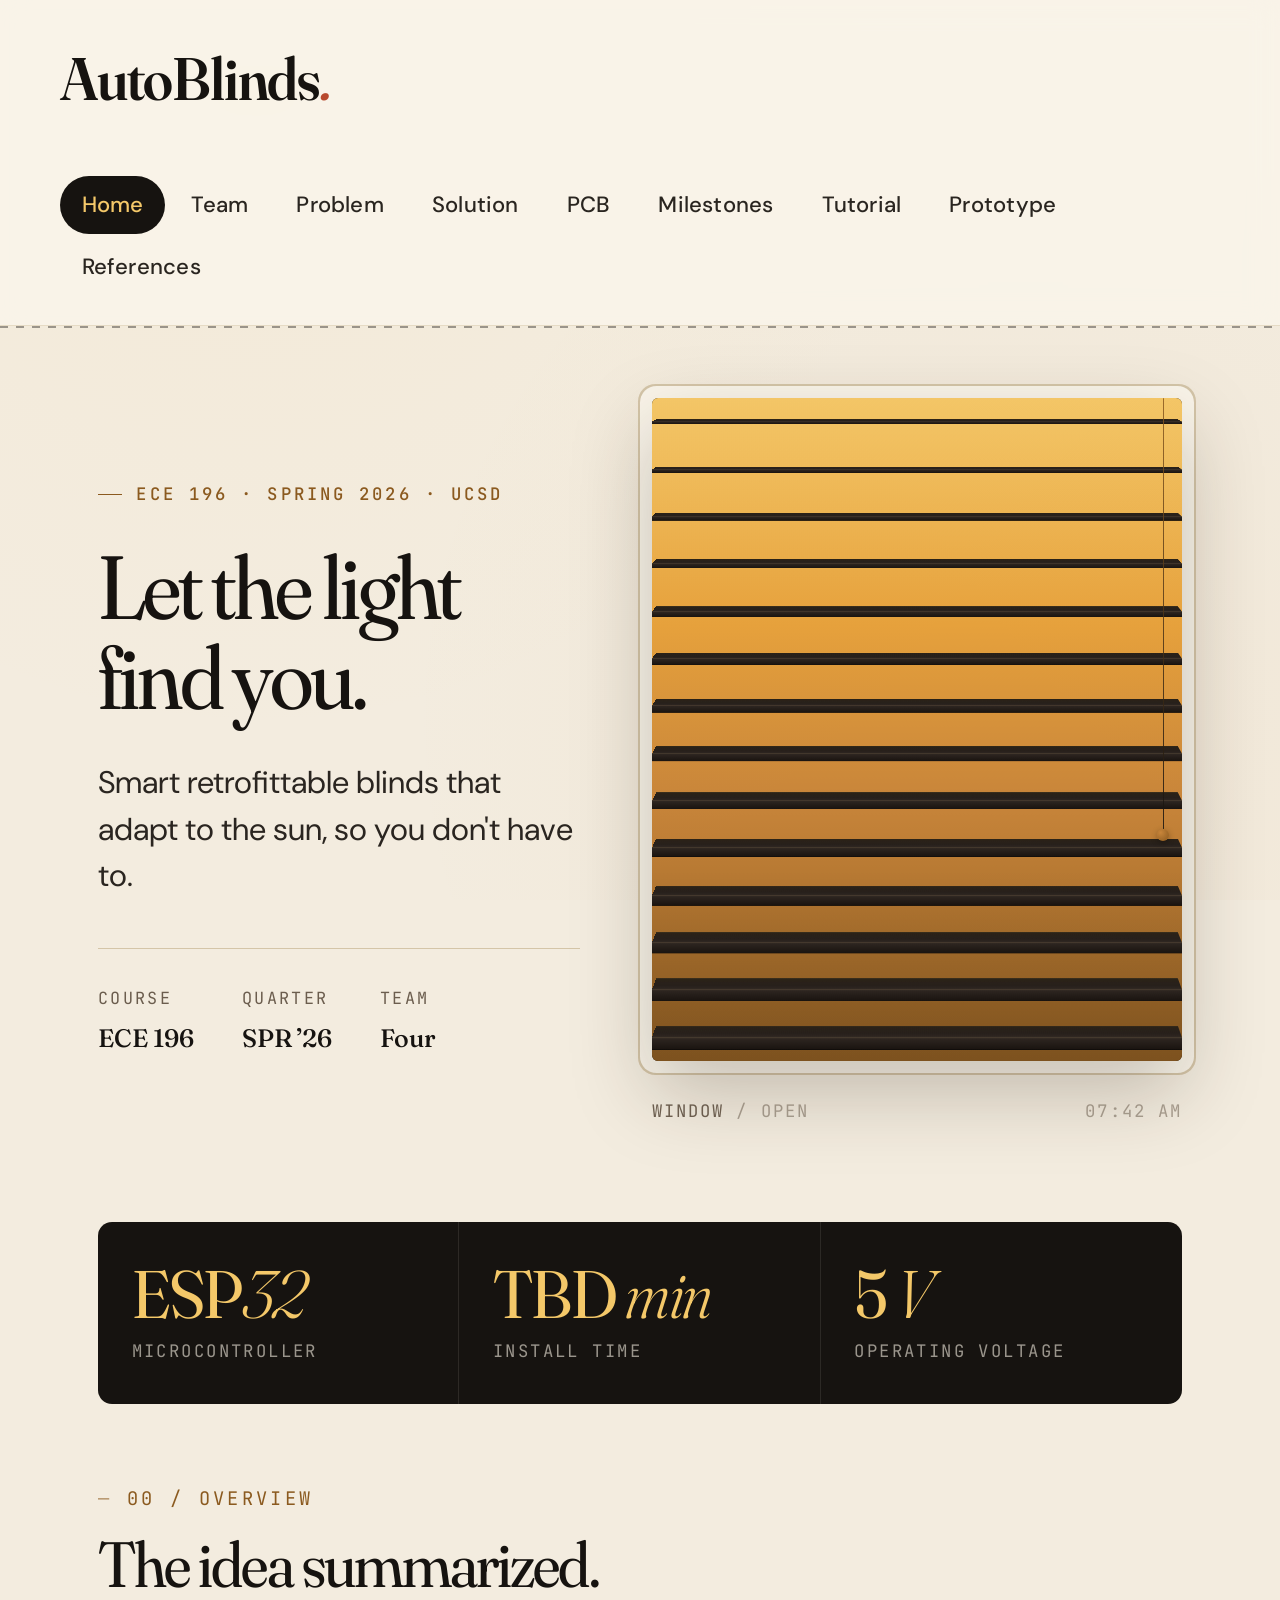
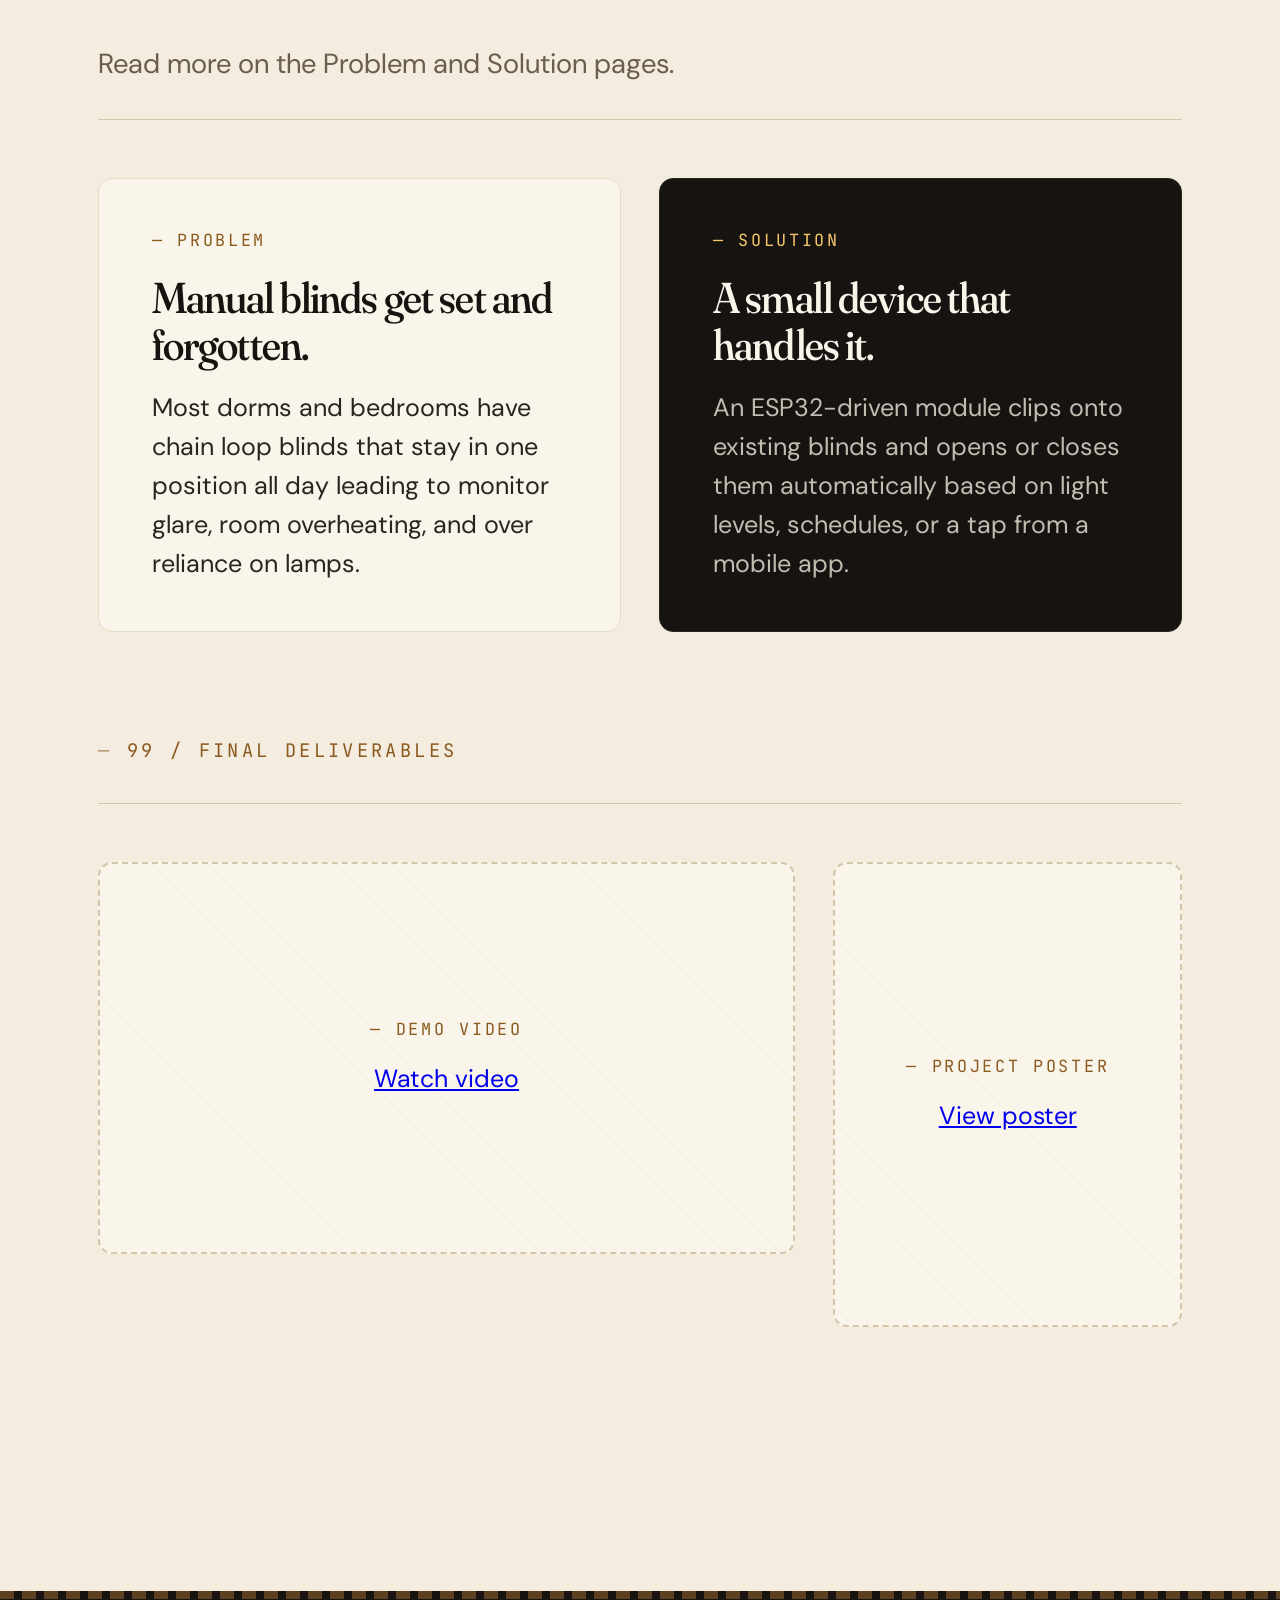
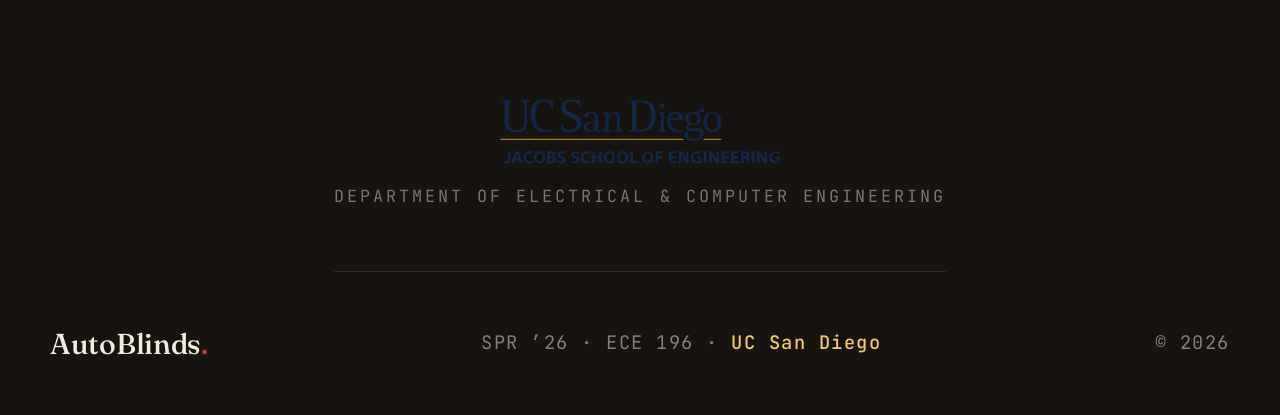
<file: index.html>
<!DOCTYPE html>
<html lang="en">
<head>
    <meta charset="UTF-8">
    <meta name="viewport" content="width=device-width, initial-scale=1.0">
    <title>AutoBlinds — UCSD ECE 196 · Spring 2026</title>
    <meta name="description" content="AutoBlinds: smart, retrofittable automated blinds. UCSD ECE 196 final project, Spring 2026.">
    <link rel="stylesheet" href="assets/styles.css">
</head>
<body>
    <header>
        <div class="header-inner">
            <div style="display: flex; align-items: center;">
                <h1>AutoBlinds<span class="dot">.</span></h1>
            </div>
            <nav>
                <a href="index.html" class="active">Home</a>
                <a href="team.html">Team</a>
                <a href="problem.html">Problem</a>
                <a href="solution.html">Solution</a>
                <a href="pcb.html">PCB</a>
                <a href="milestones.html">Milestones</a>
                <a href="tutorial.html">Tutorial</a>
                <a href="prototype.html">Prototype</a>
                <a href="references.html">References</a>
            </nav>
        </div>
    </header>

    <main>
        <section class="hero">
            <div class="hero-grid">
                <div class="hero-text">
                    <span class="eyebrow">ECE 196 · Spring 2026 · UCSD</span>
                    <h2>Let the light<br>find you.</h2>
                    <p>Smart retrofittable blinds that adapt to the sun, so you don't have to.</p>
                    <div class="hero-meta">
                        <div class="item">
                            <span class="label">Course</span>
                            <span class="value">ECE 196</span>
                        </div>
                        <div class="item">
                            <span class="label">Quarter</span>
                            <span class="value">SPR ’26</span>
                        </div>
                        <div class="item">
                            <span class="label">Team</span>
                            <span class="value">Four</span>
                        </div>
                    </div>
                </div>

                <div>
                    <div class="window">
                        <div class="window-scene"></div>
                        <div class="blinds" aria-hidden="true">
                            <div class="slat" style="--i: 0"></div>
                            <div class="slat" style="--i: 1"></div>
                            <div class="slat" style="--i: 2"></div>
                            <div class="slat" style="--i: 3"></div>
                            <div class="slat" style="--i: 4"></div>
                            <div class="slat" style="--i: 5"></div>
                            <div class="slat" style="--i: 6"></div>
                            <div class="slat" style="--i: 7"></div>
                            <div class="slat" style="--i: 8"></div>
                            <div class="slat" style="--i: 9"></div>
                            <div class="slat" style="--i: 10"></div>
                            <div class="slat" style="--i: 11"></div>
                            <div class="slat" style="--i: 12"></div>
                            <div class="slat" style="--i: 13"></div>
                        </div>
                    </div>
                    <div class="window-caption">
                        <span>Window <span class="dim">/ open</span></span>
                        <span class="dim">07:42 AM</span>
                    </div>
                </div>
            </div>
        </section>

        <!-- ─── Stats / Specs Bar ─── -->
        <section class="stats-bar fade-up delay-3">
            <div class="stat">
                <div class="num">ESP<em>32</em></div>
                <div class="label">Microcontroller</div>
            </div>
            <div class="stat">
                <div class="num">TBD <em>min</em></div>
                <div class="label">Install time</div>
            </div>
            <div class="stat">
                <div class="num">5 <em>V</em></div>
                <div class="label">Operating voltage</div>
            </div>
        </section>

        <!-- ─── Project summary ─── -->
        <section class="fade-up delay-4">
            <div class="section-head">
                <div class="titles">
                    <span class="section-num">00 / Overview</span>
                    <h2>The idea summarized.</h2>
                </div>
                <p class="lead">Read more on the Problem and Solution pages.</p>
            </div>

            <div class="summary-grid">
                <article class="summary-card">
                    <span class="badge">— Problem</span>
                    <h3>Manual blinds get set and forgotten.</h3>
                    <p>Most dorms and bedrooms have chain loop blinds that stay in one position all day leading to monitor glare, room overheating, and over reliance on lamps.</p>
                </article>
                <article class="summary-card dark">
                    <span class="badge">— Solution</span>
                    <h3>A small device that handles it.</h3>
                    <p>An ESP32-driven module clips onto existing blinds and opens or closes them automatically based on light levels, schedules, or a tap from a mobile app.</p>
                </article>
            </div>
        </section>

        <!-- ─── Final Deliverables (placeholders for video/poster) ─── -->
        <section class="fade-up delay-5">
            <div class="section-head">
                <div class="titles">
                    <span class="section-num">99 / Final deliverables</span>
                </div>
            </div>

            <div class="deliverables-grid">
                <div class="placeholder-box wide">
                    <span class="ph-eyebrow">— Demo video</span>
                    <a href="https://drive.google.com/file/d/16FZ5gifJdZH_88ilDQB7bkmhxs6Azolj/view?usp=sharing" target="_blank">Watch video</a>

                </div>
                <div class="placeholder-box tall">
                    <span class="ph-eyebrow">— Project poster</span>
                    <a href="https://docs.google.com/presentation/d/1ZLV8zaPGNiXkDdYoKq34uznavnjdKMf_THKw3BHVYnI/edit?usp=sharing" target="_blank">View poster</a>
                    
                </div>
            </div>
        </section>
    </main>

    <footer>
        <div class="footer-inner" style="flex-direction: column; gap: 0;">
            <div class="footer-logo">
                <img src="assets/jacobs-logo.png" alt="UC San Diego Jacobs School of Engineering">
                <div class="caption">Department of Electrical &amp; Computer Engineering</div>
            </div>
            <div style="display: flex; justify-content: space-between; align-items: center; flex-wrap: wrap; gap: 1rem; width: 100%;">
                <div class="brand">AutoBlinds<span class="dot">.</span></div>
                <div class="meta">SPR ’26 · ECE 196 · <strong>UC San Diego</strong></div>
                <div class="meta">© 2026</div>
            </div>
        </div>
    </footer>
</body>
</html>
</file>
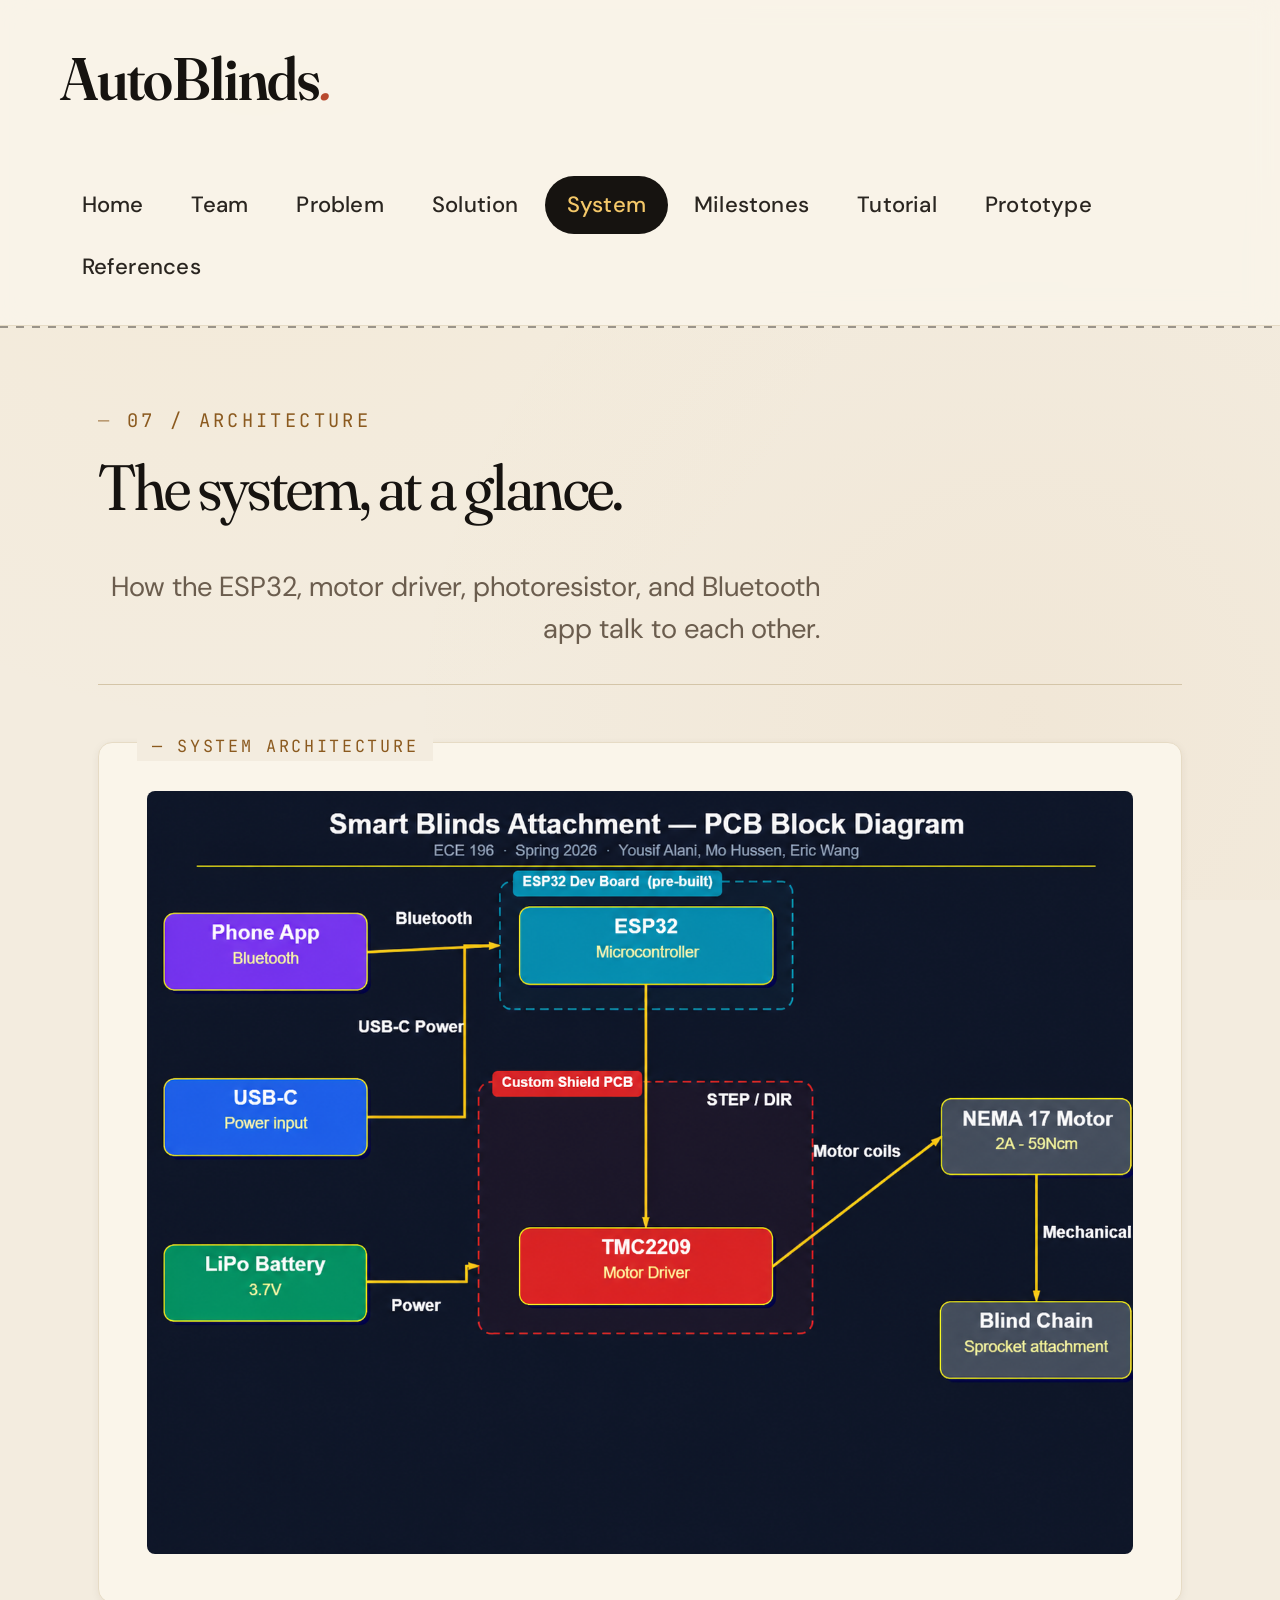
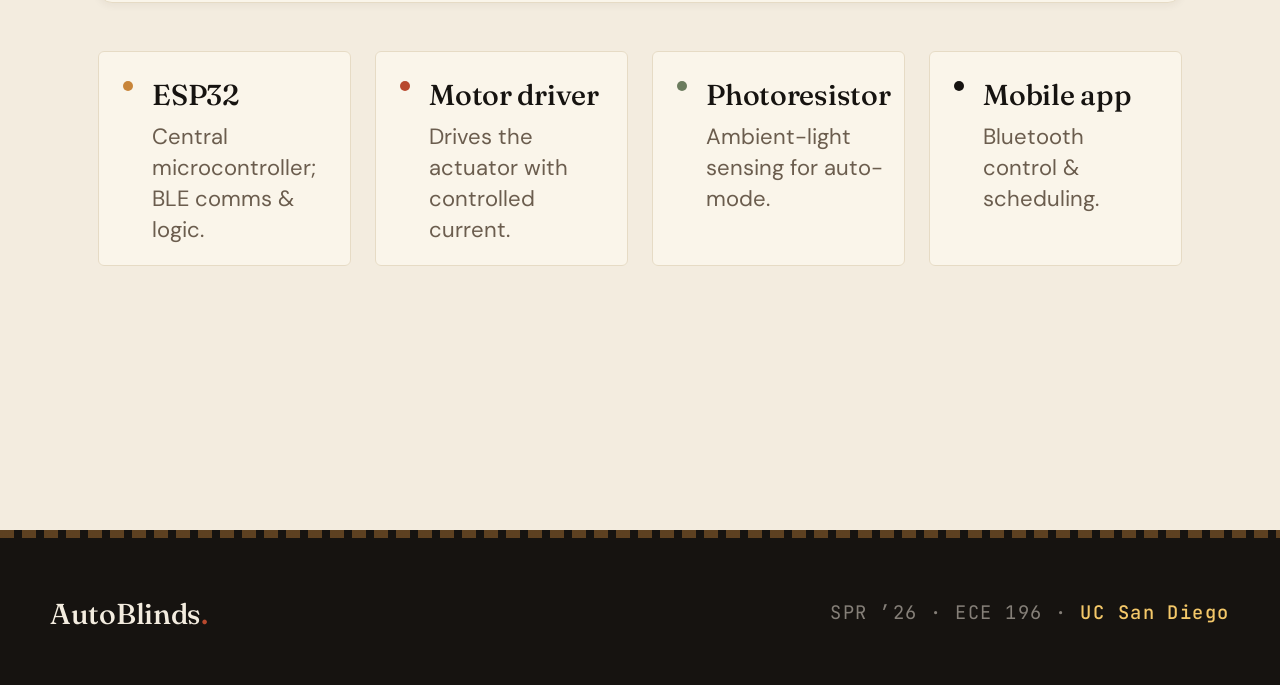
<file: block-diagram.html>
<!-- ─── THIS FILE IS NO LONGER NEEDED ─── -->

<!DOCTYPE html>
<html lang="en">
<head>
    <meta charset="UTF-8">
    <meta name="viewport" content="width=device-width, initial-scale=1.0">
    <title>System — AutoBlinds</title>
    <link rel="stylesheet" href="assets/styles.css">
</head>
<body>
    <header>
        <div class="header-inner">
            <h1>AutoBlinds<span class="dot">.</span></h1>
            <nav>
                <a href="index.html">Home</a>
                <a href="team.html">Team</a>
                <a href="problem.html">Problem</a>
                <a href="solution.html">Solution</a>
                <a href="block-diagram.html" class="active">System</a>
                <a href="milestones.html">Milestones</a>
                <a href="tutorial.html">Tutorial</a>
                <a href="prototype.html">Prototype</a>
                <a href="references.html">References</a>
            </nav>
        </div>
    </header>

    <main>
        <section class="fade-up">
            <div class="section-head">
                <div class="titles">
                    <span class="section-num">07 / Architecture</span>
                    <h2>The system, at a glance.</h2>
                </div>
                <p class="lead">How the ESP32, motor driver, photoresistor, and Bluetooth app talk to each other.</p>
            </div>

            <div class="diagram-frame fade-up delay-1">
                <img src="assets/blockdiagram.png" alt="AutoBlinds system block diagram">
            </div>

            <div class="diagram-legend fade-up delay-2">
                <div class="legend-item">
                    <span class="dot" style="background: var(--amber);"></span>
                    <div>
                        <h5>ESP32</h5>
                        <p>Central microcontroller; BLE comms &amp; logic.</p>
                    </div>
                </div>
                <div class="legend-item">
                    <span class="dot" style="background: var(--rust);"></span>
                    <div>
                        <h5>Motor driver</h5>
                        <p>Drives the actuator with controlled current.</p>
                    </div>
                </div>
                <div class="legend-item">
                    <span class="dot" style="background: var(--sage);"></span>
                    <div>
                        <h5>Photoresistor</h5>
                        <p>Ambient-light sensing for auto-mode.</p>
                    </div>
                </div>
                <div class="legend-item">
                    <span class="dot" style="background: var(--ink);"></span>
                    <div>
                        <h5>Mobile app</h5>
                        <p>Bluetooth control &amp; scheduling.</p>
                    </div>
                </div>
            </div>
        </section>
    </main>

    <footer>
        <div class="footer-inner">
            <div class="brand">AutoBlinds<span class="dot">.</span></div>
            <div class="meta">SPR ’26 · ECE 196 · <strong>UC San Diego</strong></div>
        </div>
    </footer>
</body>
</html>
</file>
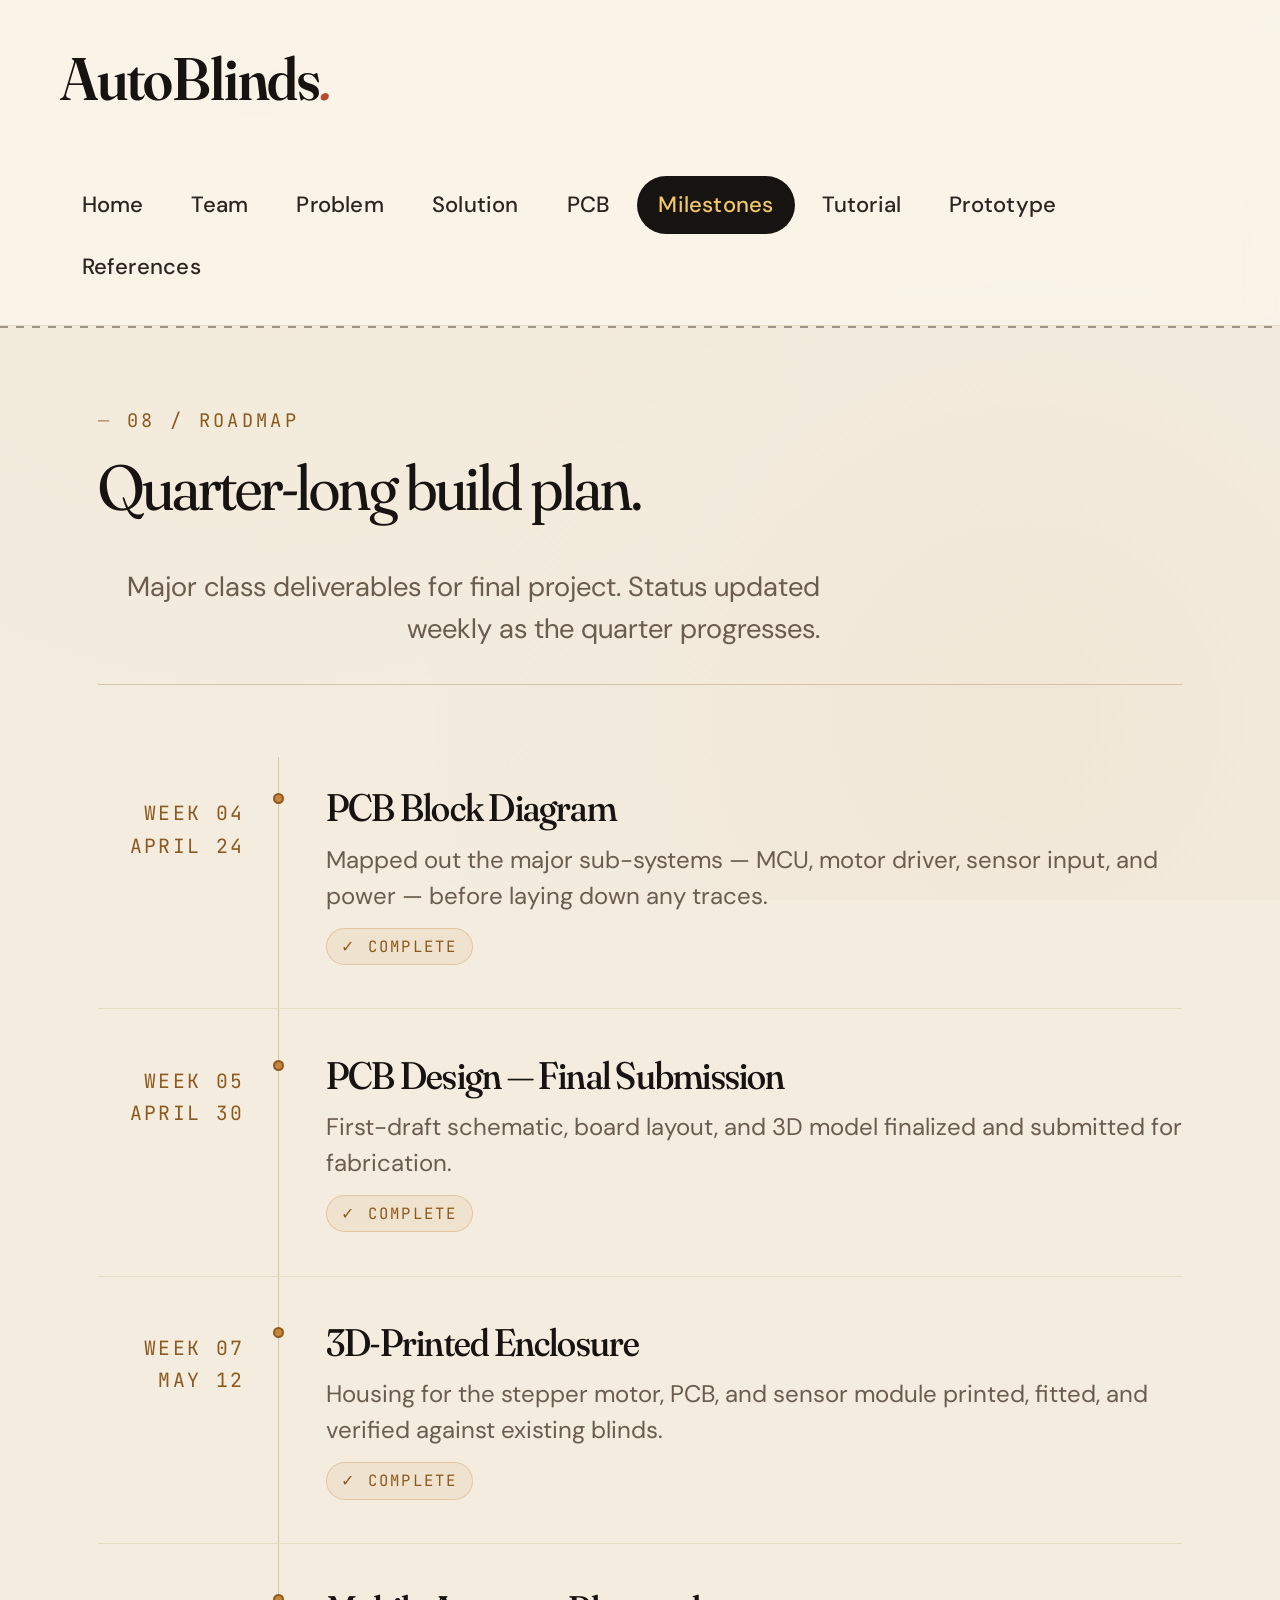
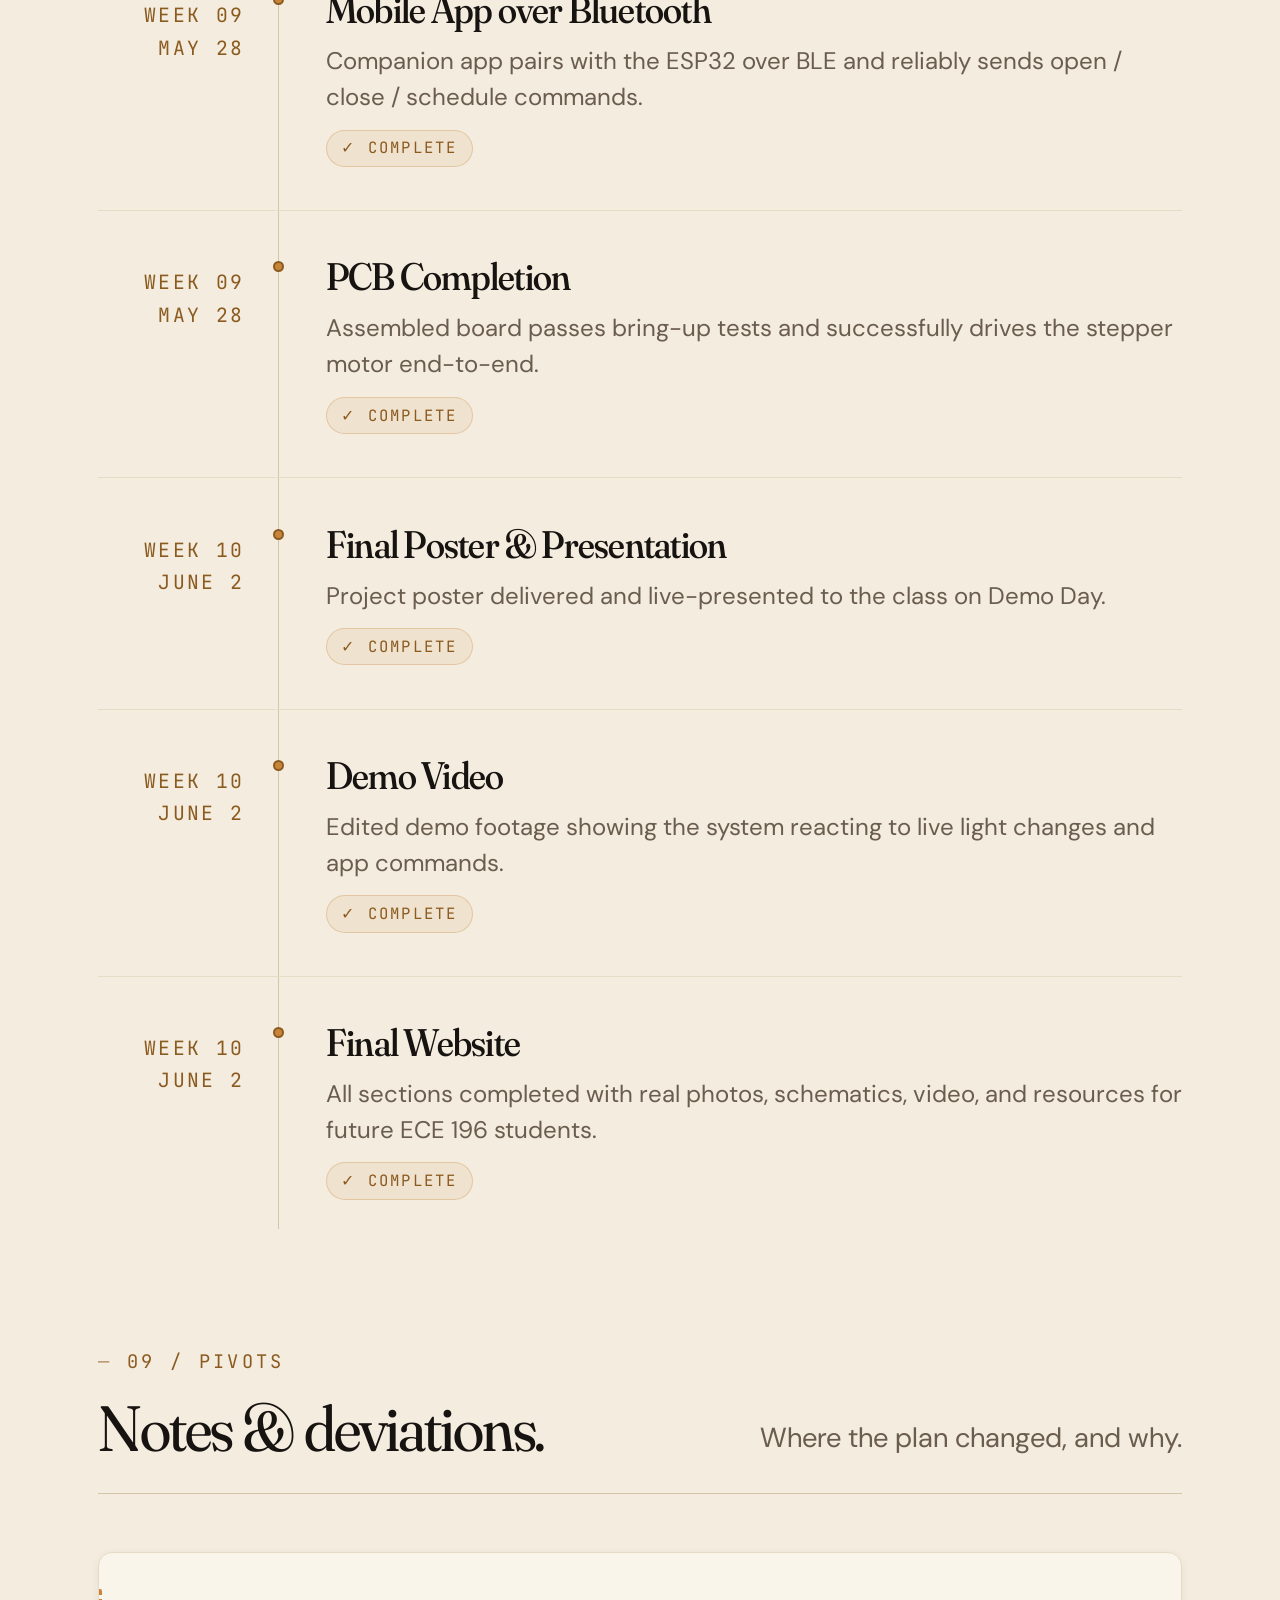
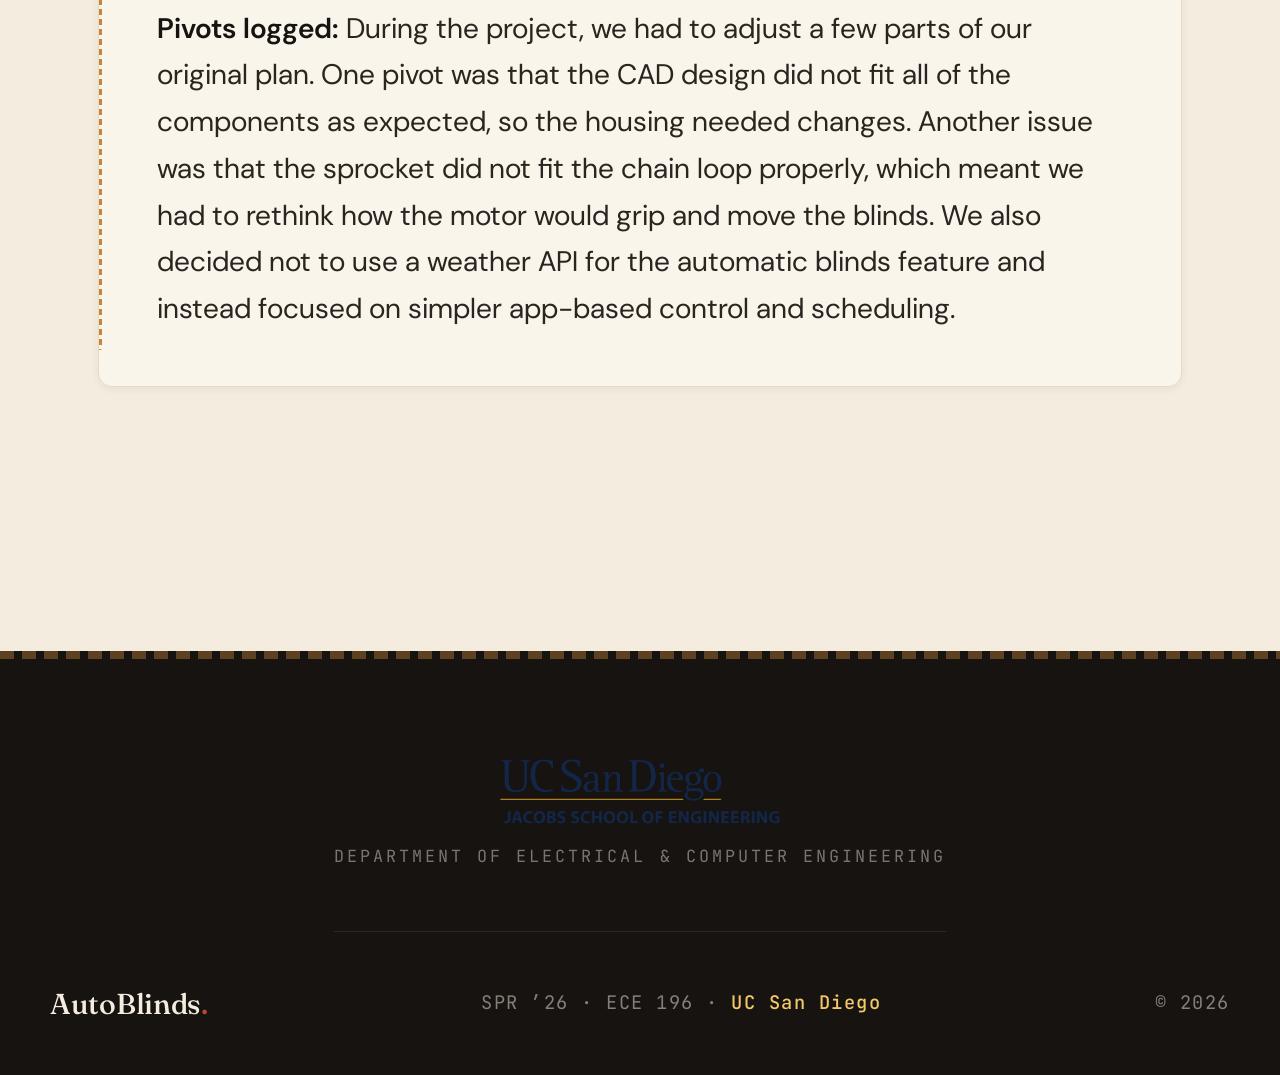
<file: milestones.html>
<!DOCTYPE html>
<html lang="en">
<head>
    <meta charset="UTF-8">
    <meta name="viewport" content="width=device-width, initial-scale=1.0">
    <title>Milestones — AutoBlinds</title>
    <link rel="stylesheet" href="assets/styles.css">
</head>
<body>
    <header>
        <div class="header-inner">
            <div style="display: flex; align-items: center;">
                <h1>AutoBlinds<span class="dot">.</span></h1>
            </div>
            <nav>
                <a href="index.html">Home</a>
                <a href="team.html">Team</a>
                <a href="problem.html">Problem</a>
                <a href="solution.html">Solution</a>
                <a href="pcb.html">PCB</a>
                <a href="milestones.html" class="active">Milestones</a>
                <a href="tutorial.html">Tutorial</a>
                <a href="prototype.html">Prototype</a>
                <a href="references.html">References</a>
            </nav>
        </div>
    </header>

    <main>
        <section class="fade-up">
            <div class="section-head">
                <div class="titles">
                    <span class="section-num">08 / Roadmap</span>
                    <h2>Quarter-long build plan.</h2>
                </div>
                <p class="lead">Major class deliverables for final project. Status updated weekly as the quarter progresses.</p>
            </div>

            <div class="timeline">
                <article class="milestone" data-status="done">
                    <div class="date">Week 04<br>April 24</div>
                    <div class="body">
                        <h4>PCB Block Diagram</h4>
                        <p class="summary">Mapped out the major sub-systems — MCU, motor driver, sensor input, and power — before laying down any traces.</p>
                        <span class="status-tag">Complete</span>
                    </div>
                </article>

                <article class="milestone" data-status="done">
                    <div class="date">Week 05<br>April 30</div>
                    <div class="body">
                        <h4>PCB Design — Final Submission</h4>
                        <p class="summary">First-draft schematic, board layout, and 3D model finalized and submitted for fabrication.</p>
                        <span class="status-tag">Complete</span>
                    </div>
                </article>

                <article class="milestone" data-status="done">
                    <div class="date">Week 07<br>May 12</div>
                    <div class="body">
                        <h4>3D-Printed Enclosure</h4>
                        <p class="summary">Housing for the stepper motor, PCB, and sensor module printed, fitted, and verified against existing blinds.</p>
                        <span class="status-tag">Complete</span>
                    </div>
                </article>

                <article class="milestone" data-status="done">
                    <div class="date">Week 09<br>May 28</div>
                    <div class="body">
                        <h4>Mobile App over Bluetooth</h4>
                        <p class="summary">Companion app pairs with the ESP32 over BLE and reliably sends open / close / schedule commands.</p>
                        <span class="status-tag">Complete</span>
                    </div>
                </article>

                <article class="milestone" data-status="done">
                    <div class="date">Week 09<br>May 28</div>
                    <div class="body">
                        <h4>PCB Completion</h4>
                        <p class="summary">Assembled board passes bring-up tests and successfully drives the stepper motor end-to-end.</p>
                        <span class="status-tag">Complete</span>
                    </div>
                </article>

                <article class="milestone" data-status="done">
                    <div class="date">Week 10<br>June 2</div>
                    <div class="body">
                        <h4>Final Poster &amp; Presentation</h4>
                        <p class="summary">Project poster delivered and live-presented to the class on Demo Day.</p>
                        <span class="status-tag">Complete</span>
                    </div>
                </article>

                <article class="milestone" data-status="done">
                    <div class="date">Week 10<br>June 2</div>
                    <div class="body">
                        <h4>Demo Video</h4>
                        <p class="summary">Edited demo footage showing the system reacting to live light changes and app commands.</p>
                        <span class="status-tag">Complete</span>
                    </div>
                </article>

                <article class="milestone" data-status="done">
                    <div class="date">Week 10<br>June 2</div>
                    <div class="body">
                        <h4>Final Website</h4>
                        <p class="summary">All sections completed with real photos, schematics, video, and resources for future ECE 196 students.</p>
                        <span class="status-tag">Complete</span>
                    </div>
                </article>
            </div>
        </section>

        <!-- ─── Pivots & deviations log ─── -->
        <section class="fade-up delay-2" style="margin-top: 4rem;">
            <div class="section-head">
                <div class="titles">
                    <span class="section-num">09 / Pivots</span>
                    <h2>Notes &amp; deviations.</h2>
                </div>
                <p class="lead">Where the plan changed, and why.</p>
            </div>

            <div class="prose fade-up delay-3">
                <p><strong>Pivots logged:</strong> During the project, we had to adjust a few parts of our original plan. One pivot was that the CAD design did not fit all of the components as expected, so the housing needed changes. Another issue was that the sprocket did not fit the chain loop properly, which meant we had to rethink how the motor would grip and move the blinds. We also decided not to use a weather API for the automatic blinds feature and instead focused on simpler app-based control and scheduling.</p>
            </div>
        </section>
    </main>

    <footer>
        <div class="footer-inner" style="flex-direction: column; gap: 0;">
            <div class="footer-logo">
                <img src="assets/jacobs-logo.png" alt="UC San Diego Jacobs School of Engineering">
                <div class="caption">Department of Electrical &amp; Computer Engineering</div>
            </div>
            <div style="display: flex; justify-content: space-between; align-items: center; flex-wrap: wrap; gap: 1rem; width: 100%;">
                <div class="brand">AutoBlinds<span class="dot">.</span></div>
                <div class="meta">SPR ’26 · ECE 196 · <strong>UC San Diego</strong></div>
                <div class="meta">© 2026</div>
            </div>
        </div>
    </footer>
</body>
</html>
</file>
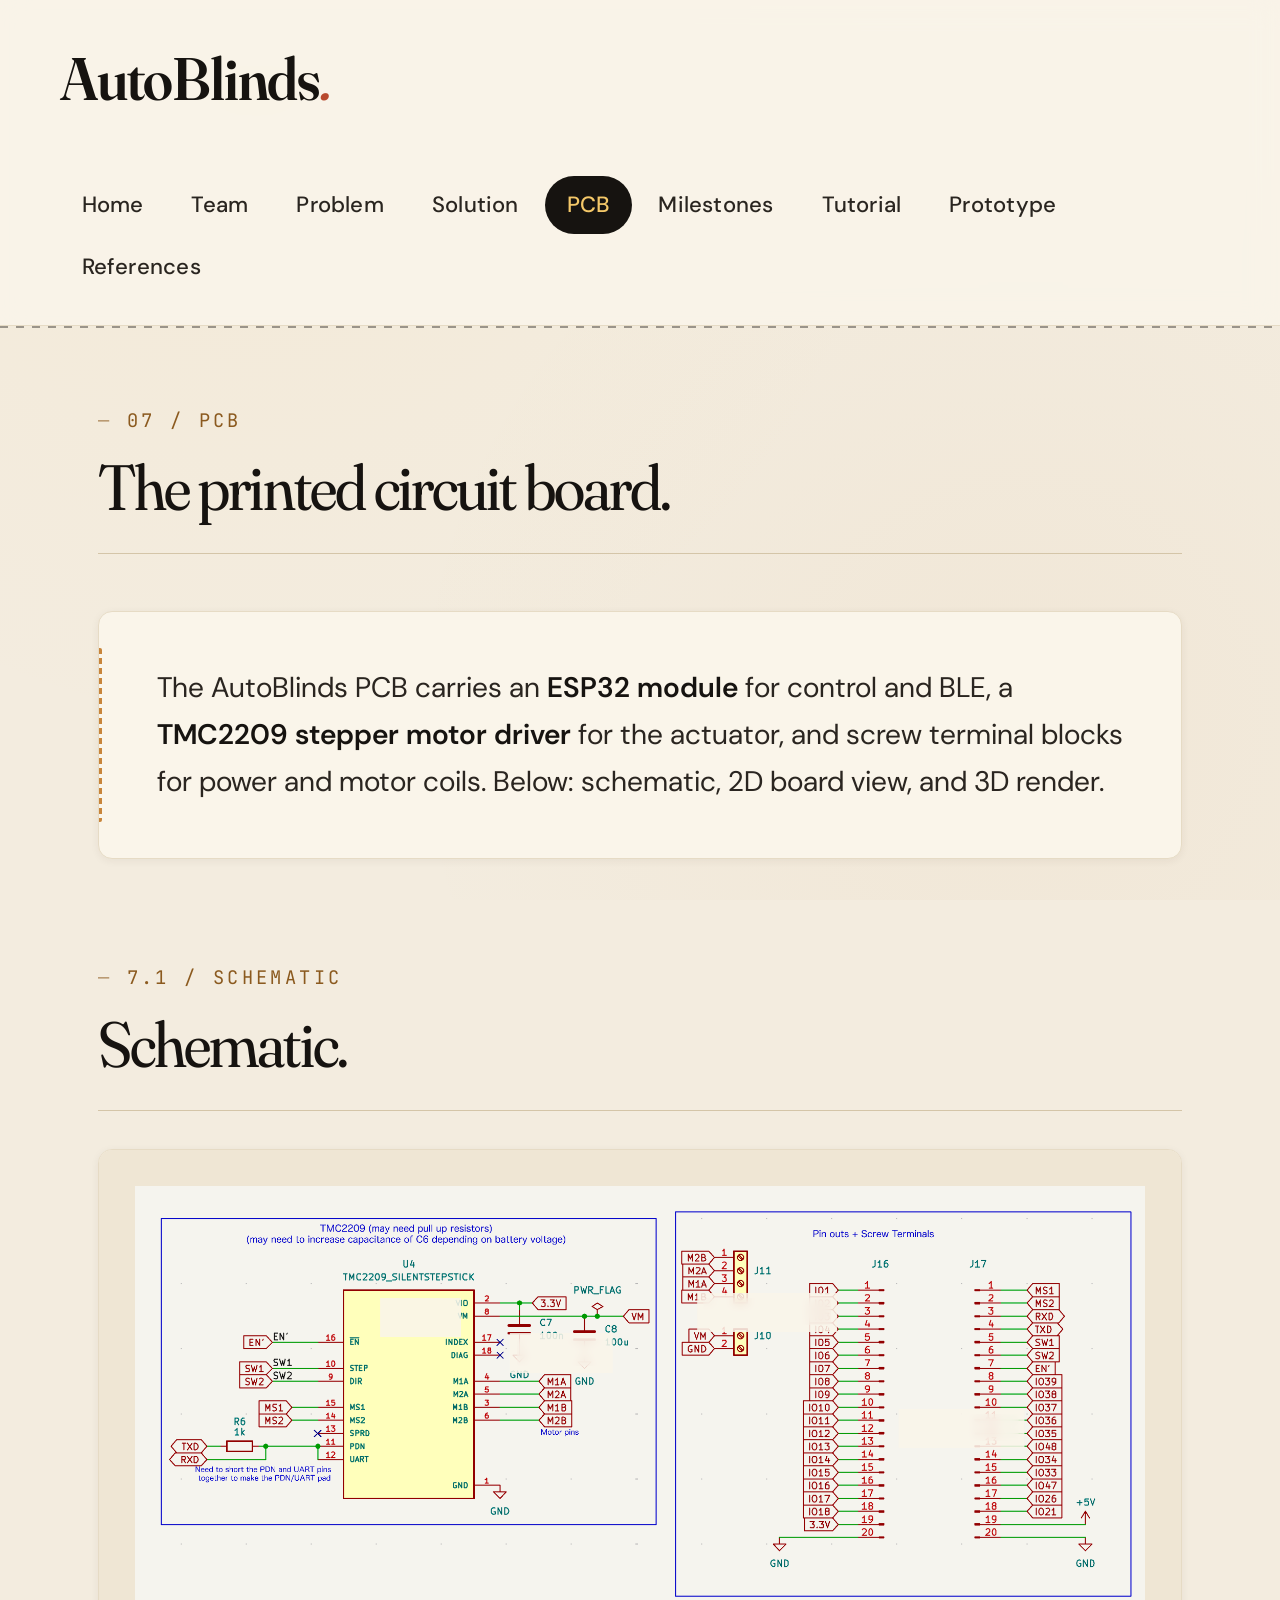
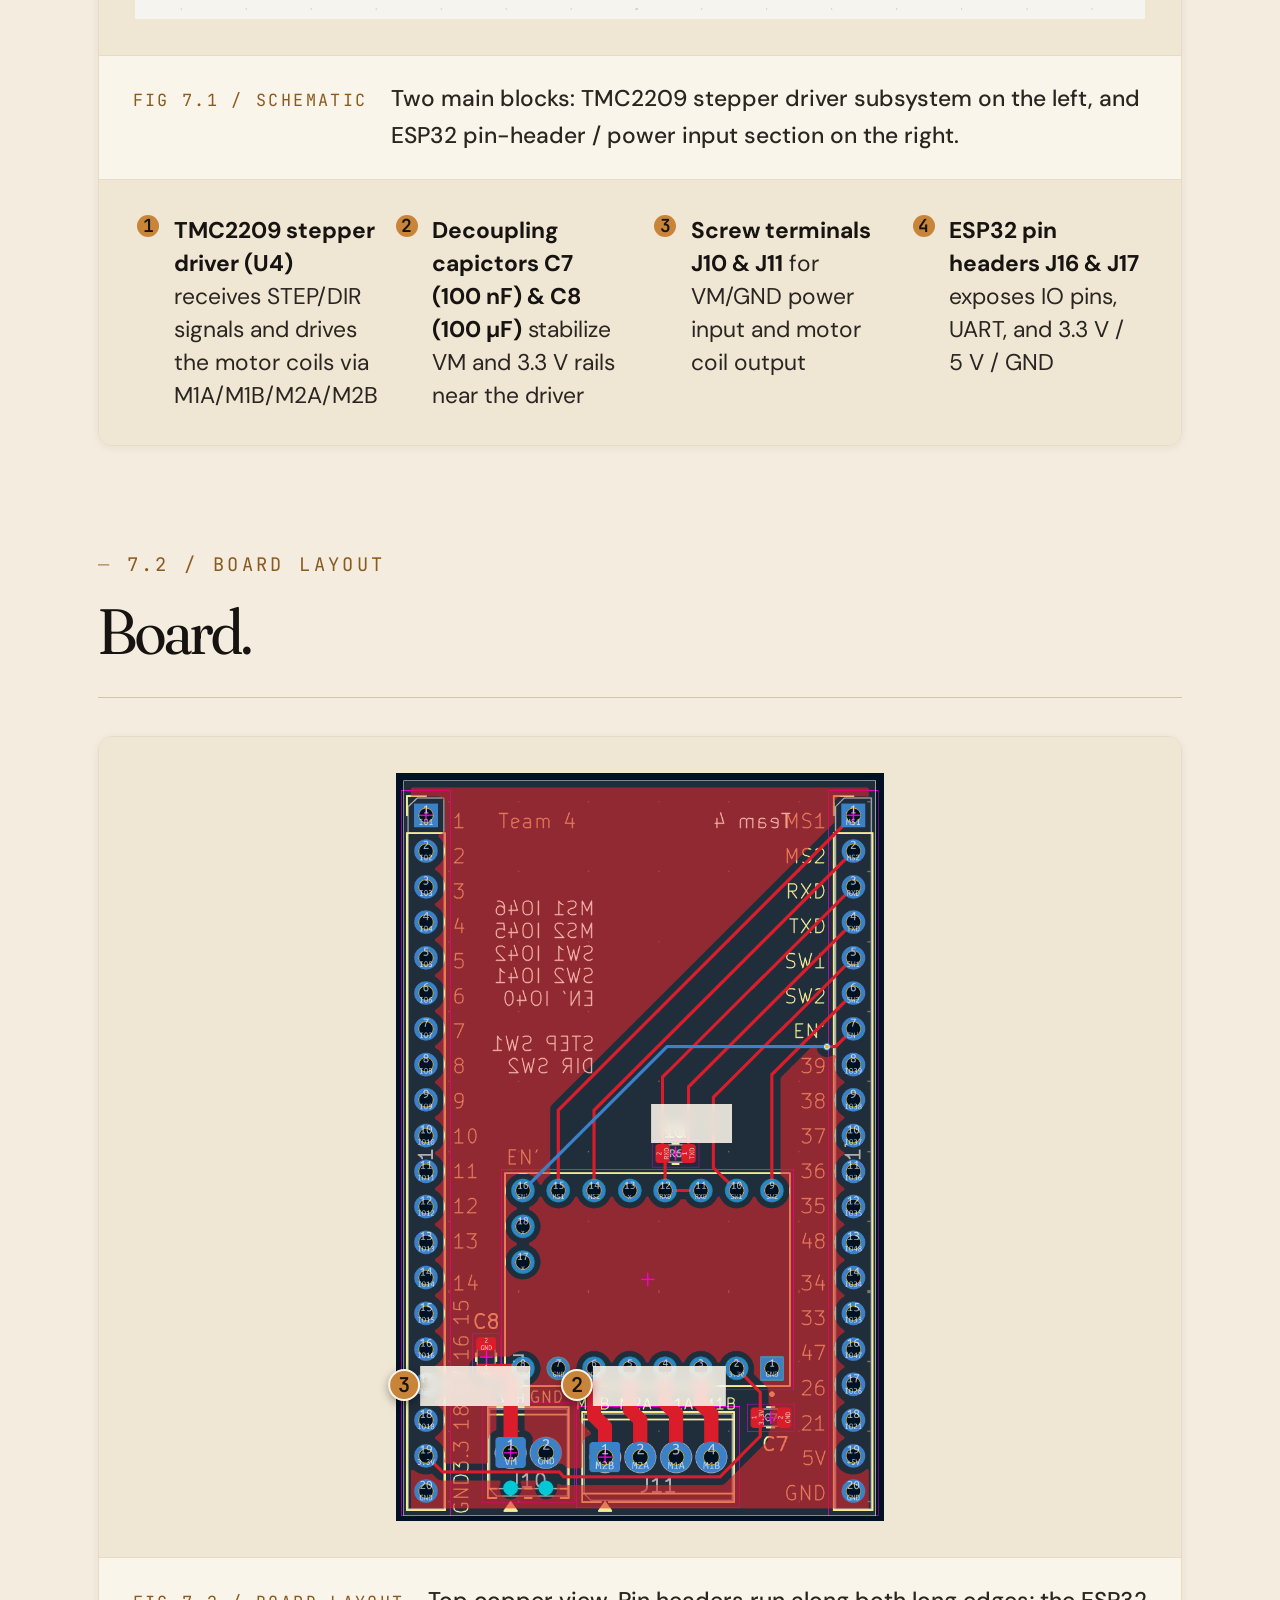
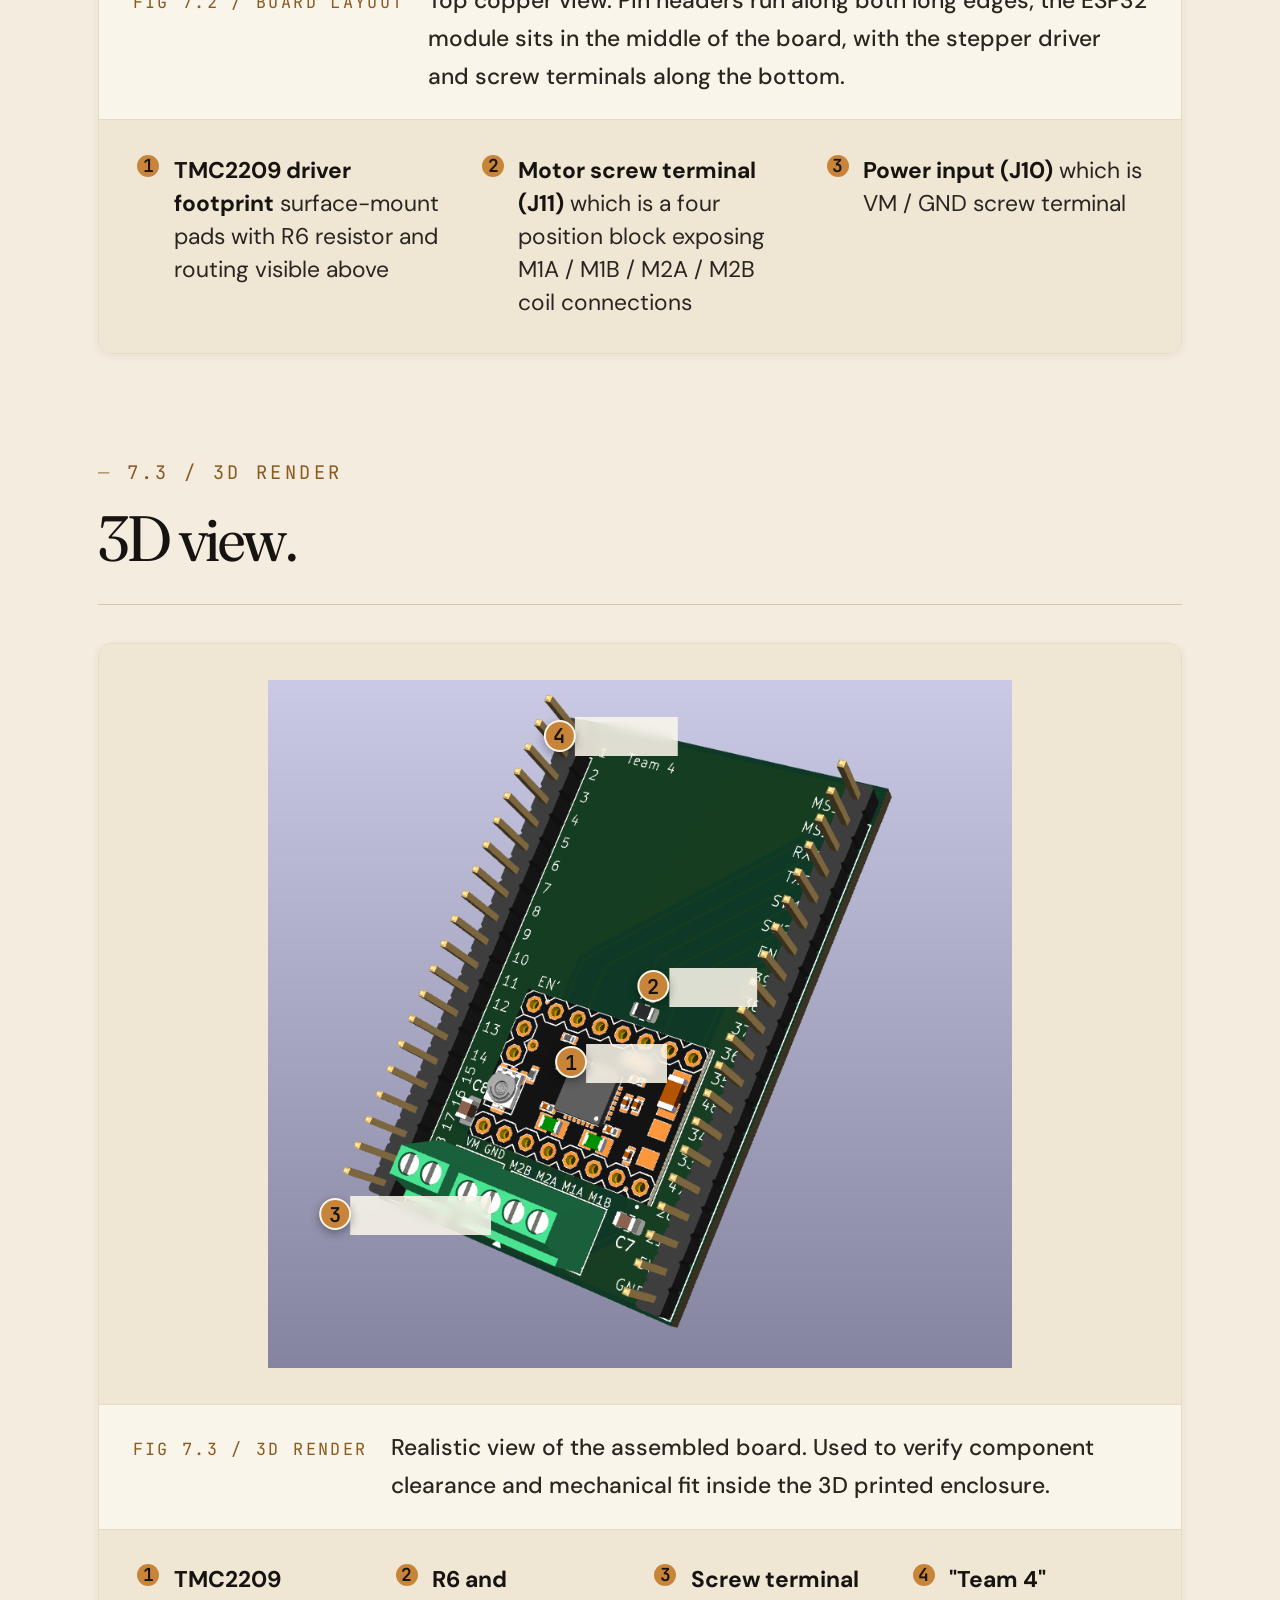
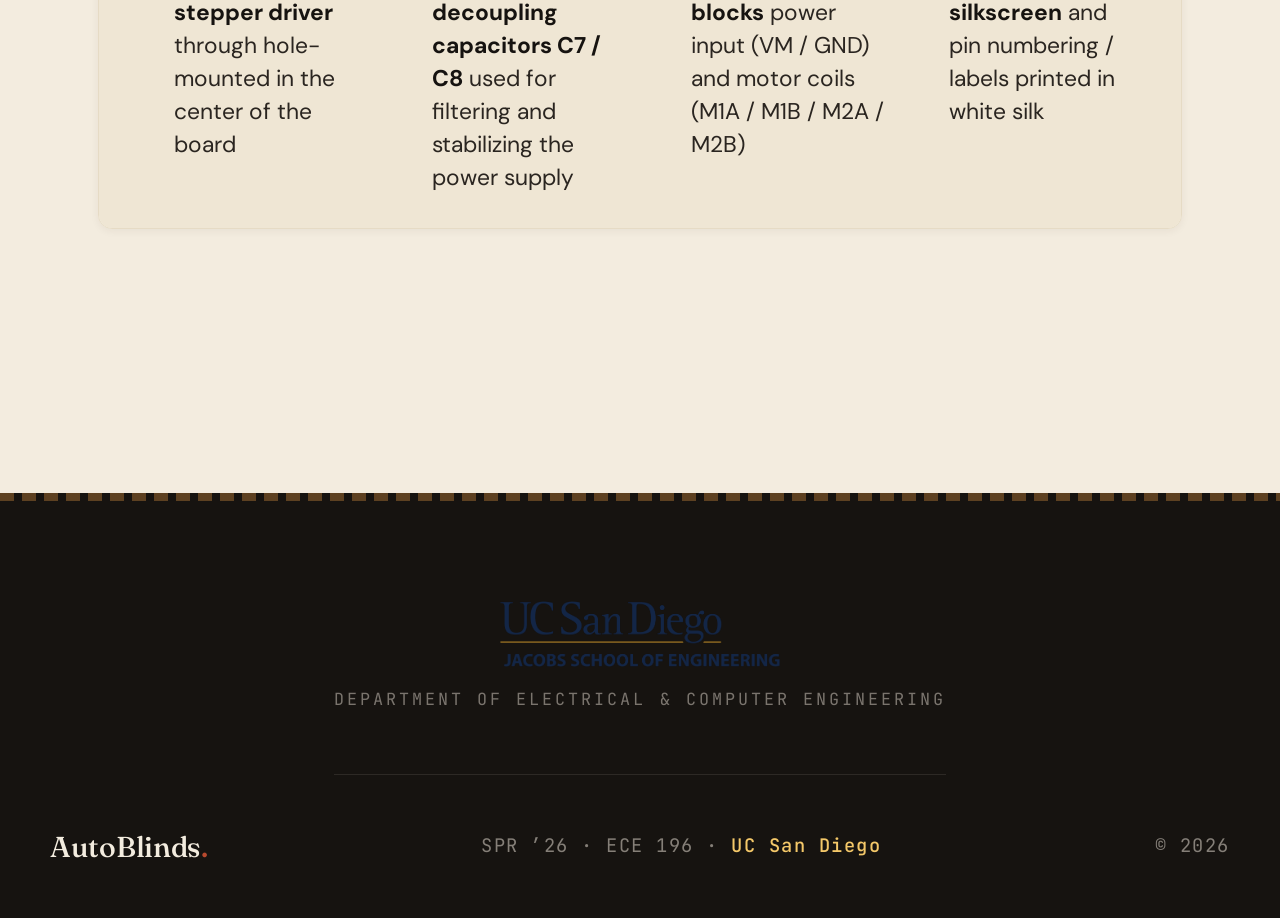
<file: pcb.html>
<!DOCTYPE html>
<html lang="en">
<head>
    <meta charset="UTF-8">
    <meta name="viewport" content="width=device-width, initial-scale=1.0">
    <title>PCB — AutoBlinds</title>
    <link rel="stylesheet" href="assets/styles.css">
</head>
<body>
    <header>
        <div class="header-inner">
            <div style="display: flex; align-items: center;">
                <h1>AutoBlinds<span class="dot">.</span></h1>
            </div>
            <nav>
                <a href="index.html">Home</a>
                <a href="team.html">Team</a>
                <a href="problem.html">Problem</a>
                <a href="solution.html">Solution</a>
                <a href="pcb.html" class="active">PCB</a>
                <a href="milestones.html">Milestones</a>
                <a href="tutorial.html">Tutorial</a>
                <a href="prototype.html">Prototype</a>
                <a href="references.html">References</a>
            </nav>
        </div>
    </header>

    <main>
        <section class="fade-up">
            <div class="section-head">
                <div class="titles">
                    <span class="section-num">07 / PCB</span>
                    <h2>The printed circuit board.</h2>
                </div>
            </div>

            <div class="prose fade-up delay-1" style="margin-bottom: 2.5rem;">
                <p>The AutoBlinds PCB carries an <strong>ESP32 module</strong> for control and BLE, a <strong>TMC2209 stepper motor driver</strong> for the actuator, and screw terminal blocks for power and motor coils. Below: schematic, 2D board view, and 3D render.</p>
            </div>
        </section>

        <!-- ─── 7.1 Schematic ─── -->
        <section class="fade-up delay-2">
            <div class="section-head" style="margin-bottom: 1.6rem;">
                <div class="titles">
                    <span class="section-num">7.1 / Schematic</span>
                    <h2>Schematic.</h2>
                </div>
            </div>

            <div class="annotated-figure fade-up delay-3">
                <div style="position: relative; background: var(--paper); padding: 0;">
                    <img src="assets/Schematic.png" alt="PCB schematic showing TMC2209 stepper driver and ESP32 pin headers" class="figure-img" style="object-fit: contain; padding: 1.5rem; max-height: 720px; width: 100%;">
                    <span class="pin-group" style="top: 33%; left: 28%;"><span class="pin">1</span><span class="pin-label">TMC2209</span></span>
                    <span class="pin-group" style="top: 40%; left: 41%;"><span class="pin">2</span><span class="pin-label">Capacitors</span></span>
                    <span class="pin-group" style="top: 32%; left: 60%;"><span class="pin">3</span><span class="pin-label">Screw terminals</span></span>
                    <span class="pin-group" style="top: 55%; left: 78%;"><span class="pin">4</span><span class="pin-label">ESP32 headers</span></span>
                </div>
                <div class="figure-caption">
                    <span class="label">Fig 7.1 / Schematic</span>
                    <span class="text">Two main blocks: TMC2209 stepper driver subsystem on the left, and ESP32 pin-header / power input section on the right.</span>
                </div>
                <ol class="annotation-list">
                    <li><span class="num">1</span><span><strong style="color:var(--ink)">TMC2209 stepper driver (U4)</strong> receives STEP/DIR signals and drives the motor coils via M1A/M1B/M2A/M2B</span></li>
                    <li><span class="num">2</span><span><strong style="color:var(--ink)">Decoupling capictors C7 (100 nF) &amp; C8 (100 µF)</strong> stabilize VM and 3.3 V rails near the driver</span></li>
                    <li><span class="num">3</span><span><strong style="color:var(--ink)">Screw terminals J10 &amp; J11</strong> for VM/GND power input and motor coil output</span></li>
                    <li><span class="num">4</span><span><strong style="color:var(--ink)">ESP32 pin headers J16 &amp; J17</strong> exposes IO pins, UART, and 3.3 V / 5 V / GND</span></li>
                </ol>
            </div>
        </section>

        <!-- ─── 7.2 Board Layout ─── -->
        <section class="fade-up delay-3">
            <div class="section-head" style="margin-bottom: 1.6rem;">
                <div class="titles">
                    <span class="section-num">7.2 / Board layout</span>
                    <h2>Board.</h2>
                </div>
            </div>

            <div class="annotated-figure fade-up delay-4">
                <div style="position: relative; background: var(--paper); padding: 0;">
                    <img src="assets/Board.png" alt="PCB board layout — top copper view" class="figure-img" style="object-fit: contain; padding: 1.5rem; max-height: 820px; width: 100%;">
                    <span class="pin-group" style="top: 47%; left: 53%;"><span class="pin">1</span><span class="pin-label">TMC2209</span></span>
                    <span class="pin-group" style="top: 79%; left: 50%;"><span class="pin">2</span><span class="pin-label">Motor terminal</span></span>
                    <span class="pin-group" style="top: 79%; left: 33%;"><span class="pin">3</span><span class="pin-label">Power input</span></span>
                </div>
                <div class="figure-caption">
                    <span class="label">Fig 7.2 / Board layout</span>
                    <span class="text">Top copper view. Pin headers run along both long edges; the ESP32 module sits in the middle of the board, with the stepper driver and screw terminals along the bottom.</span>
                </div>
                <ol class="annotation-list">
                    <li><span class="num">1</span><span><strong style="color:var(--ink)">TMC2209 driver footprint</strong> surface-mount pads with R6 resistor and routing visible above</span></li>
                    <li><span class="num">2</span><span><strong style="color:var(--ink)">Motor screw terminal (J11)</strong> which is a four position block exposing M1A / M1B / M2A / M2B coil connections</span></li>
                    <li><span class="num">3</span><span><strong style="color:var(--ink)">Power input (J10)</strong> which is VM / GND screw terminal</span></li>
                </ol>
            </div>
        </section>

        <!-- ─── 7.3 3D Render ─── -->
        <section class="fade-up delay-4">
            <div class="section-head" style="margin-bottom: 1.6rem;">
                <div class="titles">
                    <span class="section-num">7.3 / 3D render</span>
                    <h2>3D view.</h2>
                </div>
            </div>

            <div class="annotated-figure fade-up delay-5">
                <div style="position: relative; background: var(--paper); padding: 0;">
                    <img src="assets/3D-view.png" alt="PCB 3D rendered view" class="figure-img" style="object-fit: contain; padding: 1.5rem; max-height: 760px; width: 100%;">
                    <span class="pin-group" style="top: 55%; left: 47%;"><span class="pin">1</span><span class="pin-label">TMC2209</span></span>
                    <span class="pin-group" style="top: 45%; left: 55%;"><span class="pin">2</span><span class="pin-label">Resistor</span></span>
                    <span class="pin-group" style="top: 75%; left: 28%;"><span class="pin">3</span><span class="pin-label">Screw terminals</span></span>
                    <span class="pin-group" style="top: 12%; left: 47%;"><span class="pin">4</span><span class="pin-label">Silkscreen</span></span>
                </div>
                <div class="figure-caption">
                    <span class="label">Fig 7.3 / 3D render</span>
                    <span class="text">Realistic view of the assembled board. Used to verify component clearance and mechanical fit inside the 3D printed enclosure.</span>
                </div>
                <ol class="annotation-list">
                    <li><span class="num">1</span><span><strong style="color:var(--ink)">TMC2209 stepper driver</strong> through hole-mounted in the center of the board</span></li>
                    <li><span class="num">2</span><span><strong style="color:var(--ink)">R6 and decoupling capacitors C7 / C8</strong> used for filtering and stabilizing the power supply</span></li>
                    <li><span class="num">3</span><span><strong style="color:var(--ink)">Screw terminal blocks</strong> power input (VM / GND) and motor coils (M1A / M1B / M2A / M2B)</span></li>
                    <li><span class="num">4</span><span><strong style="color:var(--ink)">"Team 4" silkscreen</strong> and pin numbering / labels printed in white silk</span></li>
                </ol>
            </div>
        </section>
    </main>

    <footer>
        <div class="footer-inner" style="flex-direction: column; gap: 0;">
            <div class="footer-logo">
                <img src="assets/jacobs-logo.png" alt="UC San Diego Jacobs School of Engineering">
                <div class="caption">Department of Electrical &amp; Computer Engineering</div>
            </div>
            <div style="display: flex; justify-content: space-between; align-items: center; flex-wrap: wrap; gap: 1rem; width: 100%;">
                <div class="brand">AutoBlinds<span class="dot">.</span></div>
                <div class="meta">SPR ’26 · ECE 196 · <strong>UC San Diego</strong></div>
                <div class="meta">© 2026</div>
            </div>
        </div>
    </footer>
</body>
</html>
</file>
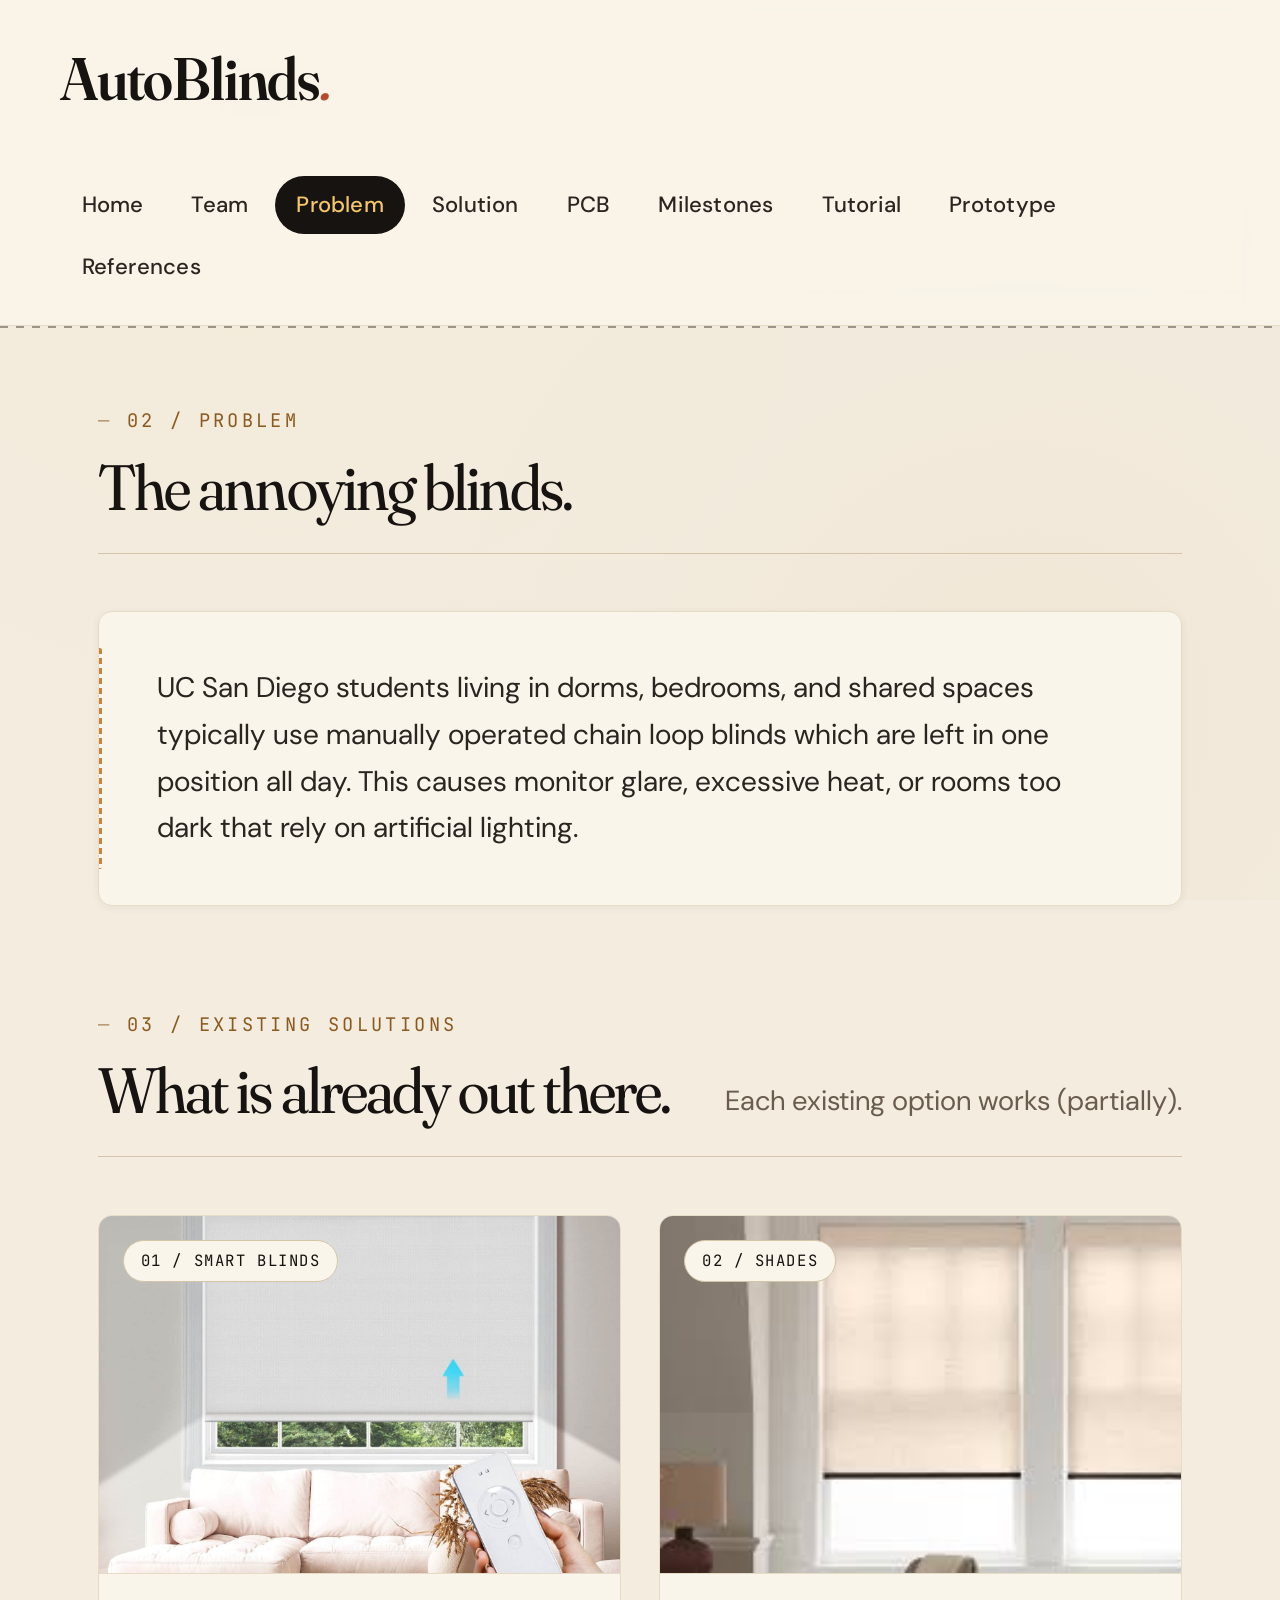
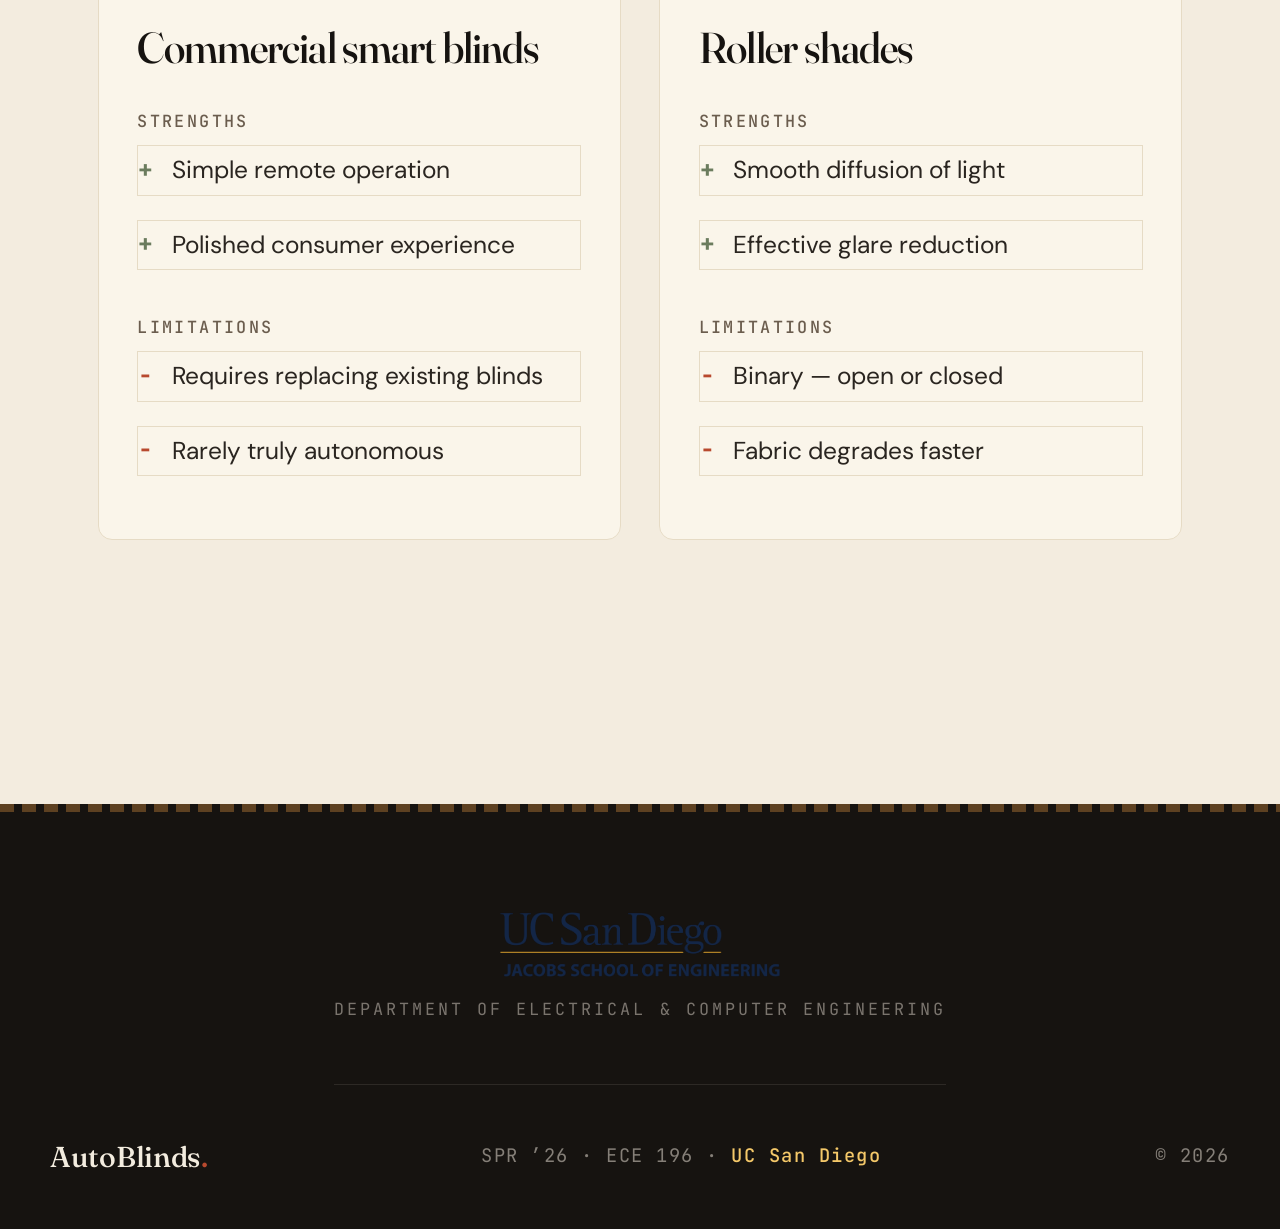
<file: problem.html>
<!DOCTYPE html>
<html lang="en">
<head>
    <meta charset="UTF-8">
    <meta name="viewport" content="width=device-width, initial-scale=1.0">
    <title>Problem — AutoBlinds</title>
    <link rel="stylesheet" href="assets/styles.css">
</head>
<body>
    <header>
        <div class="header-inner">
            <div style="display: flex; align-items: center;">
                <h1>AutoBlinds<span class="dot">.</span></h1>
            </div>
            <nav>
                <a href="index.html">Home</a>
                <a href="team.html">Team</a>
                <a href="problem.html" class="active">Problem</a>
                <a href="solution.html">Solution</a>
                <a href="pcb.html">PCB</a>
                <a href="milestones.html">Milestones</a>
                <a href="tutorial.html">Tutorial</a>
                <a href="prototype.html">Prototype</a>
                <a href="references.html">References</a>
            </nav>
        </div>
    </header>

    <main>
        <section class="fade-up">
            <div class="section-head">
                <div class="titles">
                    <span class="section-num">02 / Problem</span>
                    <h2>The annoying blinds.</h2>
                </div>
            </div>

            <div class="prose fade-up delay-1">
                <p>UC San Diego students living in dorms, bedrooms, and shared spaces typically use manually operated chain loop blinds which are left in one position all day. This causes monitor glare, excessive heat, or rooms too dark that rely on artificial lighting.</p>
            </div>
        </section>

        <section class="fade-up delay-2">
            <div class="section-head">
                <div class="titles">
                    <span class="section-num">03 / Existing Solutions</span>
                    <h2>What is already out there.</h2>
                </div>
                <p class="lead">Each existing option works (partially).</p>
            </div>

            <div class="comparison-grid">
                <article class="comparison-card" data-label="01">
                    <div class="card-img">
                        <img src="assets/smart_blinds.jpg" alt="Commercial smart blinds">
                    </div>
                    <div class="card-body">
                        <h3>Commercial smart blinds</h3>
                        <div class="pros-cons">
                            <div class="pros">
                                <h4>Strengths</h4>
                                <ul>
                                    <li>Simple remote operation</li>
                                    <li>Polished consumer experience</li>
                                </ul>
                            </div>
                            <div class="cons">
                                <h4>Limitations</h4>
                                <ul>
                                    <li>Requires replacing existing blinds</li>
                                    <li>Rarely truly autonomous</li>
                                </ul>
                            </div>
                        </div>
                    </div>
                </article>

                <article class="comparison-card" data-label="02">
                    <div class="card-img">
                        <img src="assets/shades.jpeg" alt="Roller shades">
                    </div>
                    <div class="card-body">
                        <h3>Roller shades</h3>
                        <div class="pros-cons">
                            <div class="pros">
                                <h4>Strengths</h4>
                                <ul>
                                    <li>Smooth diffusion of light</li>
                                    <li>Effective glare reduction</li>
                                </ul>
                            </div>
                            <div class="cons">
                                <h4>Limitations</h4>
                                <ul>
                                    <li>Binary — open or closed</li>
                                    <li>Fabric degrades faster</li>
                                </ul>
                            </div>
                        </div>
                    </div>
                </article>
            </div>
        </section>
    </main>

    <footer>
        <div class="footer-inner" style="flex-direction: column; gap: 0;">
            <div class="footer-logo">
                <img src="assets/jacobs-logo.png" alt="UC San Diego Jacobs School of Engineering">
                <div class="caption">Department of Electrical &amp; Computer Engineering</div>
            </div>
            <div style="display: flex; justify-content: space-between; align-items: center; flex-wrap: wrap; gap: 1rem; width: 100%;">
                <div class="brand">AutoBlinds<span class="dot">.</span></div>
                <div class="meta">SPR ’26 · ECE 196 · <strong>UC San Diego</strong></div>
                <div class="meta">© 2026</div>
            </div>
        </div>
    </footer>
</body>
</html>
</file>
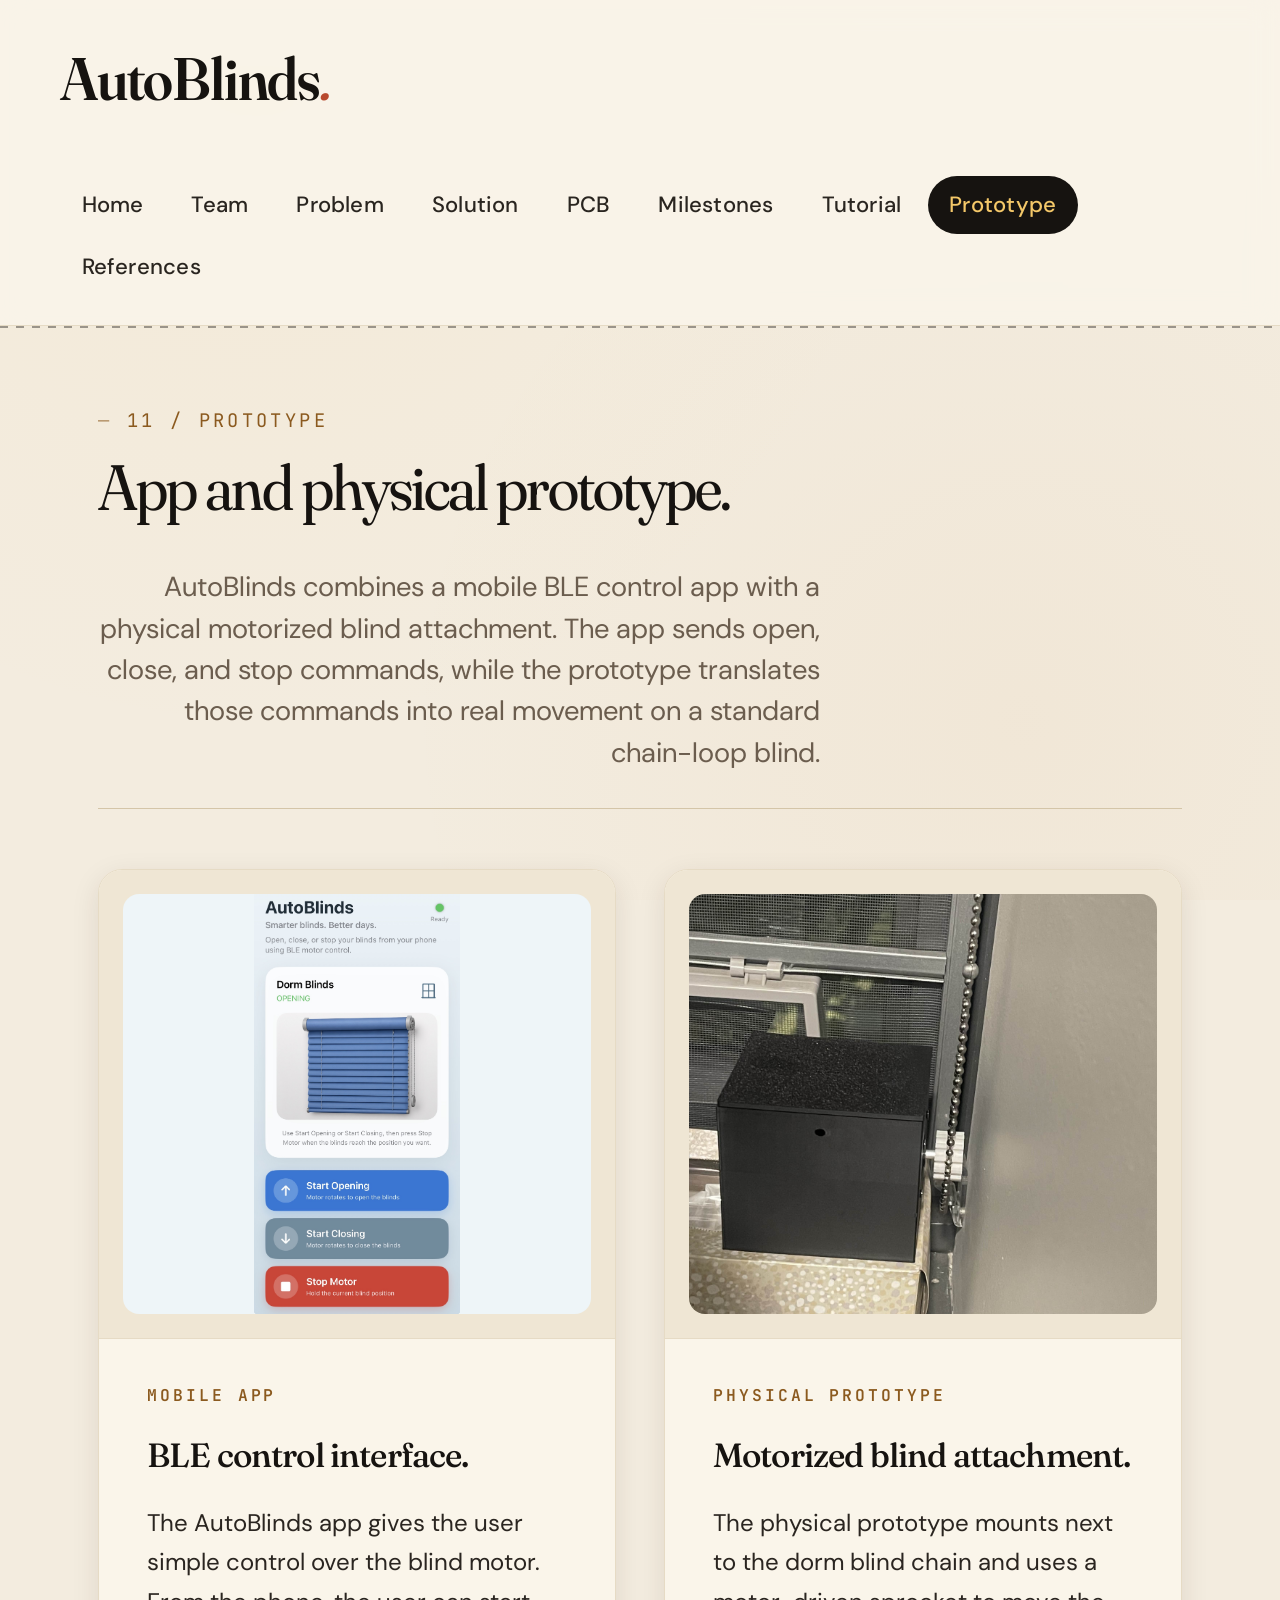
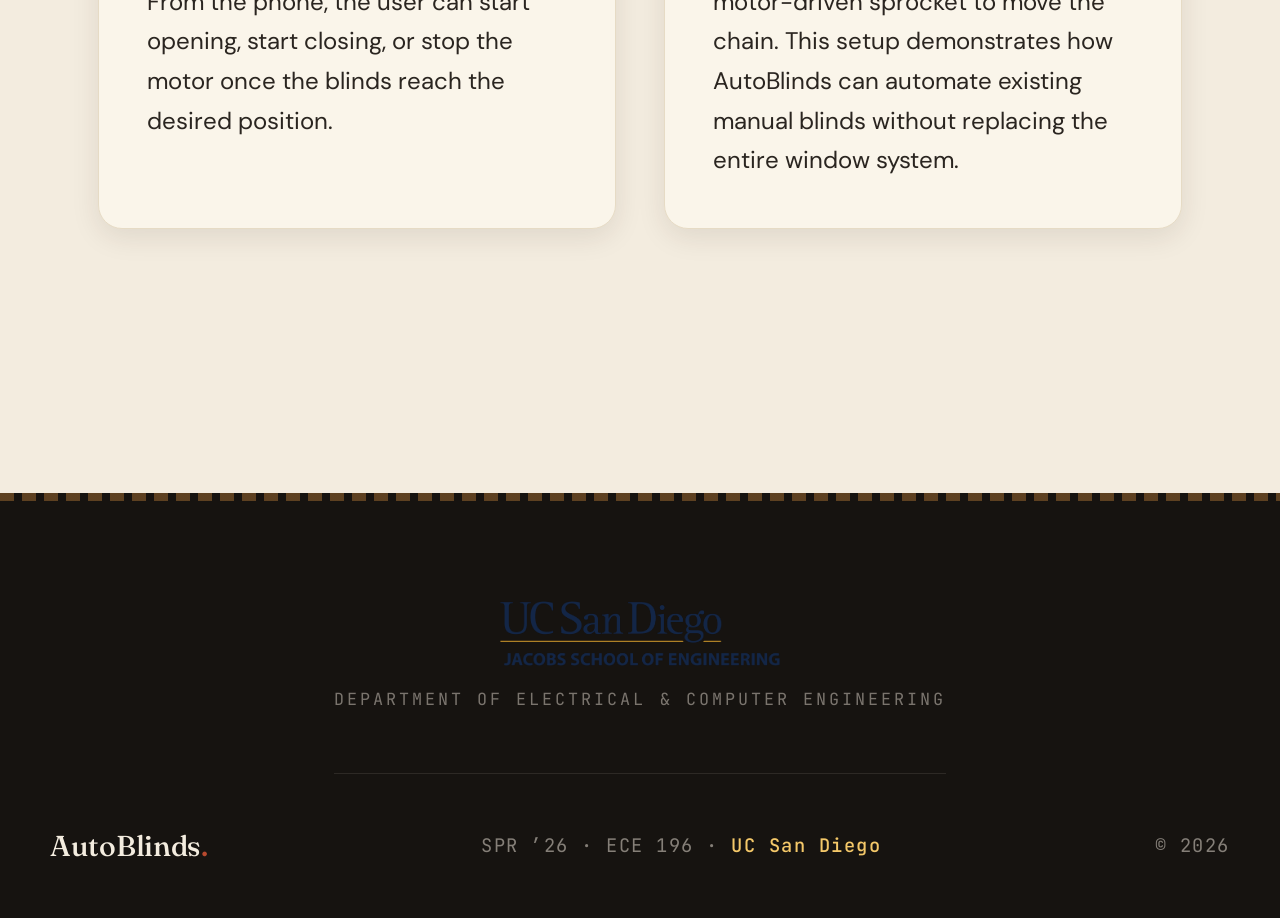
<file: prototype.html>
<!DOCTYPE html>
<html lang="en">
<head>
    <meta charset="UTF-8">
    <meta name="viewport" content="width=device-width, initial-scale=1.0">
    <title>Prototype — AutoBlinds</title>
    <meta name="description" content="AutoBlinds app and prototype page.">
    <link rel="stylesheet" href="assets/styles.css">

    <style>
        .prototype-grid {
            display: grid;
            grid-template-columns: 1fr 1fr;
            gap: 2rem;
            margin-top: 2.5rem;
        }

        .prototype-card {
            background: var(--paper);
            border: 1px solid var(--rule-soft);
            border-radius: var(--radius-lg);
            overflow: hidden;
            box-shadow: var(--shadow-md);
            transition: transform 0.25s ease, box-shadow 0.25s ease;
        }

        .prototype-card:hover {
            transform: translateY(-4px);
            box-shadow: var(--shadow-lg);
        }

        .prototype-image {
            background: var(--paper-2);
            padding: 1rem;
            border-bottom: 1px solid var(--rule-soft);
        }

        .prototype-image img {
            width: 100%;
            height: 420px;
            object-fit: cover;
            border-radius: 16px;
            display: block;
        }

        .prototype-image.app img {
            object-fit: contain;
            background: #eef5f8;
        }

        .prototype-body {
            padding: 1.8rem 2rem 2rem;
        }

        .prototype-label {
            font-family: var(--mono);
            font-size: 0.68rem;
            font-weight: 600;
            letter-spacing: 0.18em;
            text-transform: uppercase;
            color: var(--amber-deep);
            display: block;
            margin-bottom: 0.8rem;
        }

        .prototype-body h3 {
            font-family: var(--display);
            font-size: clamp(1.4rem, 2.4vw, 2rem);
            font-weight: 500;
            color: var(--ink);
            margin-bottom: 0.8rem;
            letter-spacing: -0.025em;
        }

        .prototype-body p {
            font-size: 1rem;
            line-height: 1.65;
            color: var(--shadow);
        }

        @media (max-width: 900px) {
            .prototype-grid {
                grid-template-columns: 1fr;
            }

            .prototype-image img {
                height: auto;
                max-height: 520px;
            }
        }
    </style>
</head>

<body>
    <header>
        <div class="header-inner">
            <div style="display: flex; align-items: center;">
                <h1>AutoBlinds<span class="dot">.</span></h1>
            </div>
            <nav>
                <a href="index.html">Home</a>
                <a href="team.html">Team</a>
                <a href="problem.html">Problem</a>
                <a href="solution.html">Solution</a>
                <a href="pcb.html">PCB</a>
                <a href="milestones.html">Milestones</a>
                <a href="tutorial.html">Tutorial</a>
                <a href="prototype.html" class="active">Prototype</a>
                <a href="references.html">References</a>
            </nav>
        </div>
    </header>

    <main>
        <section class="fade-up">
            <div class="section-head">
                <div class="titles">
                    <span class="section-num">11 / Prototype</span>
                    <h2>App and physical prototype.</h2>
                </div>
                <p class="lead">
                    AutoBlinds combines a mobile BLE control app with a physical motorized blind attachment.
                    The app sends open, close, and stop commands, while the prototype translates those commands
                    into real movement on a standard chain-loop blind.
                </p>
            </div>

            <div class="prototype-grid">

                <!-- App Card -->
                <div class="prototype-card fade-up delay-1">
                    <div class="prototype-image app">
                        <img src="assets/app.png" alt="AutoBlinds mobile app interface">
                    </div>
                    <div class="prototype-body">
                        <span class="prototype-label">Mobile App</span>
                        <h3>BLE control interface.</h3>
                        <p>
                            The AutoBlinds app gives the user simple control over the blind motor.
                            From the phone, the user can start opening, start closing, or stop the motor
                            once the blinds reach the desired position.
                        </p>
                    </div>
                </div>

                <!-- Prototype Card -->
                <div class="prototype-card fade-up delay-2">
                    <div class="prototype-image">
                        <img src="assets/prototype2.jpg" alt="AutoBlinds physical prototype attached to chain-loop blinds">
                    </div>
                    <div class="prototype-body">
                        <span class="prototype-label">Physical Prototype</span>
                        <h3>Motorized blind attachment.</h3>
                        <p>
                            The physical prototype mounts next to the dorm blind chain and uses a motor-driven
                            sprocket to move the chain. This setup demonstrates how AutoBlinds can automate
                            existing manual blinds without replacing the entire window system.
                        </p>
                    </div>
                </div>

            </div>
        </section>
    </main>

    <footer>
        <div class="footer-inner" style="flex-direction: column; gap: 0;">
            <div class="footer-logo">
                <img src="assets/jacobs-logo.png" alt="UC San Diego Jacobs School of Engineering">
                <div class="caption">Department of Electrical &amp; Computer Engineering</div>
            </div>
            <div style="display: flex; justify-content: space-between; align-items: center; flex-wrap: wrap; gap: 1rem; width: 100%;">
                <div class="brand">AutoBlinds<span class="dot">.</span></div>
                <div class="meta">SPR ’26 · ECE 196 · <strong>UC San Diego</strong></div>
                <div class="meta">© 2026</div>
            </div>
        </div>
    </footer>
</body>
</html>
</file>
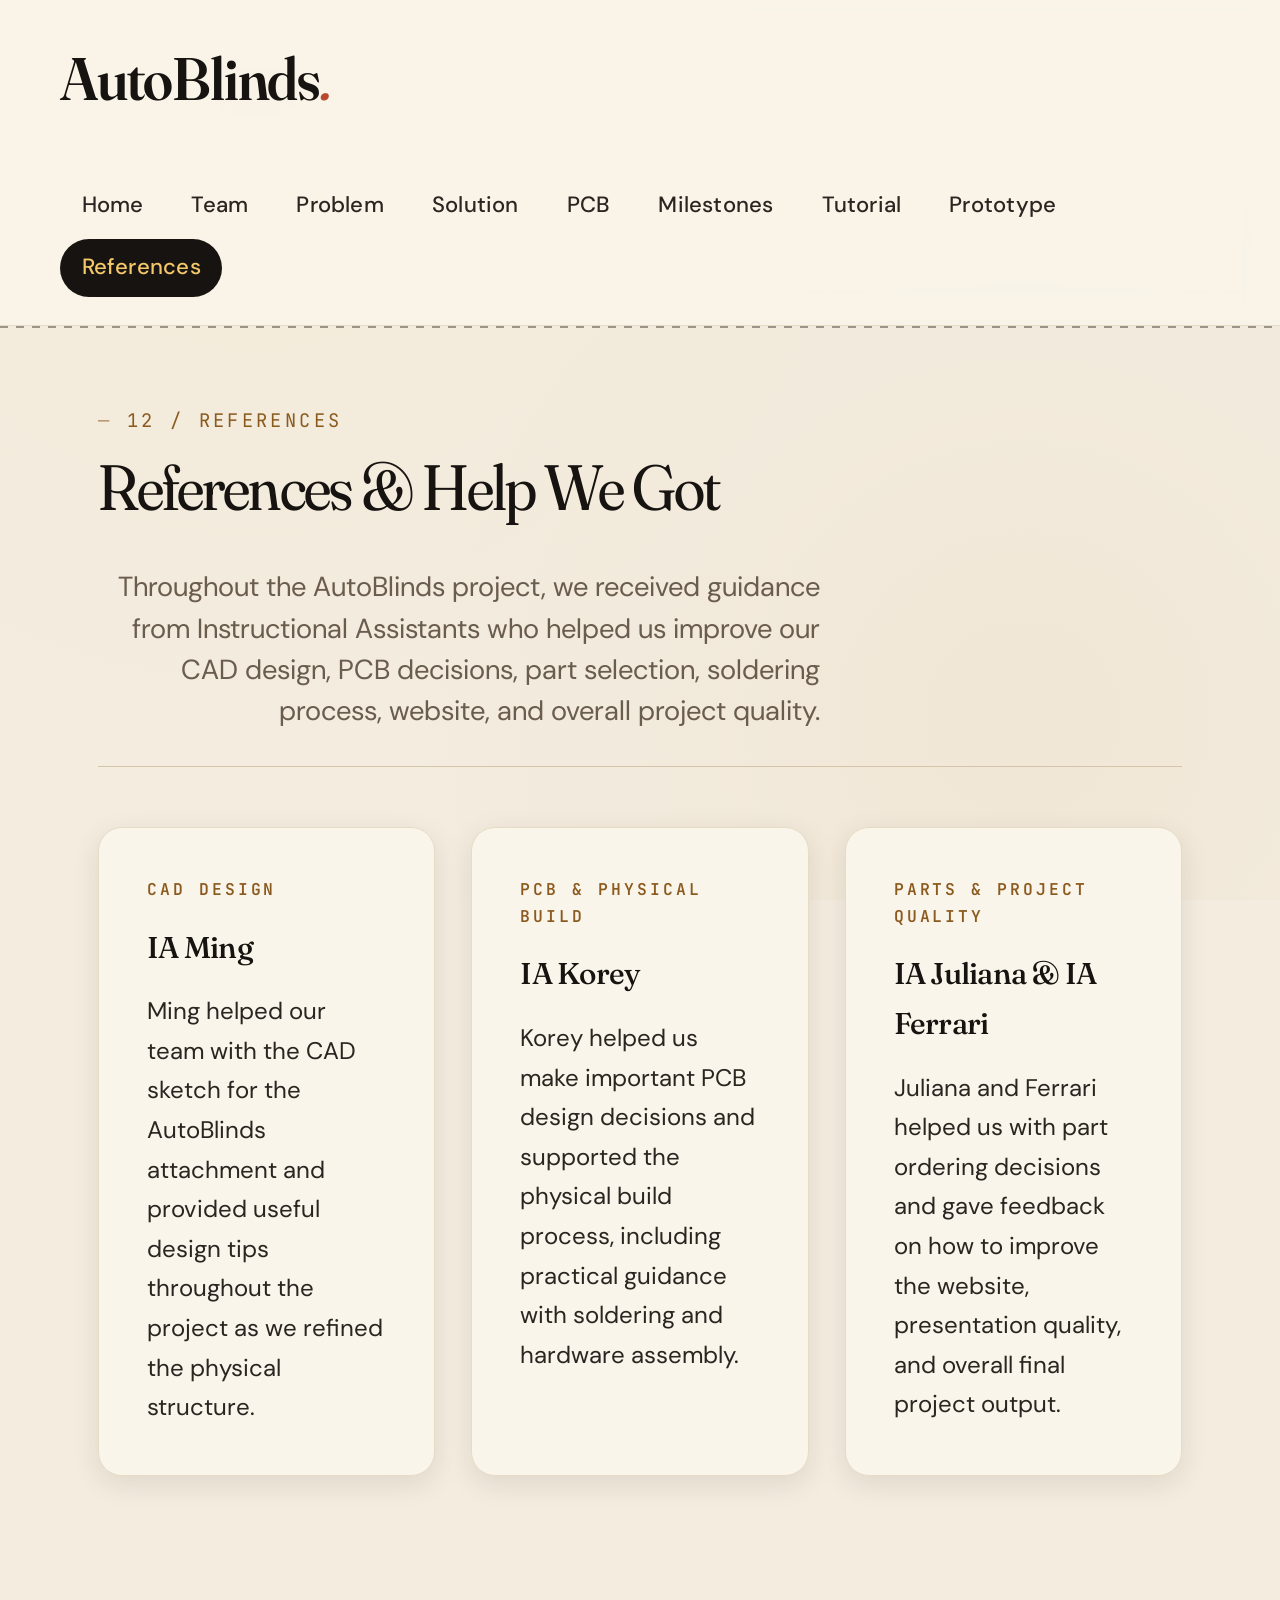
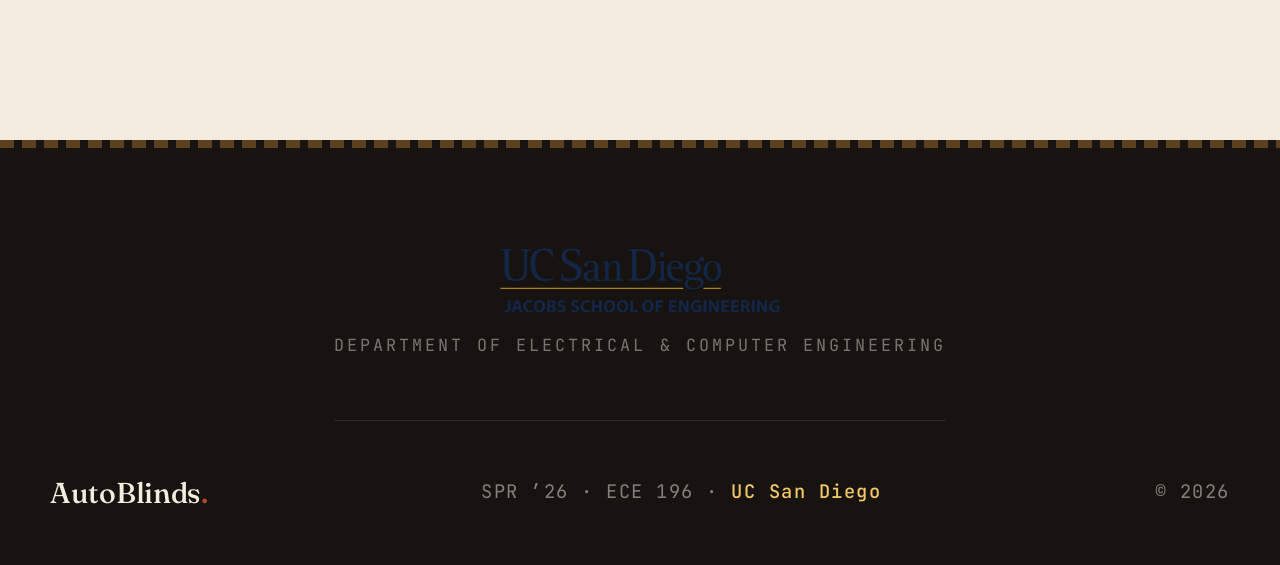
<file: references.html>
<!DOCTYPE html>
<html lang="en">
<head>
    <meta charset="UTF-8">
    <meta name="viewport" content="width=device-width, initial-scale=1.0">
    <title>References & Help — AutoBlinds</title>
    <link rel="stylesheet" href="assets/styles.css">

    <style>
        .help-grid {
            display: grid;
            grid-template-columns: repeat(3, 1fr);
            gap: 1.5rem;
            margin-top: 2.5rem;
        }

        .help-card {
            background: var(--paper);
            border: 1px solid var(--rule-soft);
            border-radius: var(--radius-lg);
            padding: 2rem;
            box-shadow: var(--shadow-md);
            transition: transform 0.25s ease, box-shadow 0.25s ease;
        }

        .help-card:hover {
            transform: translateY(-4px);
            box-shadow: var(--shadow-lg);
        }

        .help-label {
            font-family: var(--mono);
            font-size: 0.68rem;
            font-weight: 600;
            letter-spacing: 0.18em;
            text-transform: uppercase;
            color: var(--amber-deep);
            display: block;
            margin-bottom: 0.8rem;
        }

        .help-card h3 {
            font-family: var(--display);
            font-size: clamp(1.25rem, 2vw, 1.7rem);
            font-weight: 500;
            color: var(--ink);
            margin-bottom: 0.8rem;
            letter-spacing: -0.025em;
        }

        .help-card p {
            font-size: 1rem;
            line-height: 1.65;
            color: var(--shadow);
        }

        @media (max-width: 900px) {
            .help-grid {
                grid-template-columns: 1fr;
            }
        }
    </style>
</head>

<body>
    <header>
        <div class="header-inner">
            <div style="display: flex; align-items: center;">
                <h1>AutoBlinds<span class="dot">.</span></h1>
            </div>
            <nav>
                <a href="index.html">Home</a>
                <a href="team.html">Team</a>
                <a href="problem.html">Problem</a>
                <a href="solution.html">Solution</a>
                <a href="pcb.html">PCB</a>
                <a href="milestones.html">Milestones</a>
                <a href="tutorial.html">Tutorial</a>
                <a href="prototype.html">Prototype</a>
                <a href="references.html" class="active">References</a>
            </nav>
        </div>
    </header>

    <main>
        <section class="fade-up">
            <div class="section-head">
                <div class="titles">
                    <span class="section-num">12 / References</span>
                    <h2>References & Help We Got</h2>
                </div>
                <p class="lead">
                    Throughout the AutoBlinds project, we received guidance from Instructional Assistants
                    who helped us improve our CAD design, PCB decisions, part selection, soldering process,
                    website, and overall project quality.
                </p>
            </div>

            <div class="help-grid">

                <article class="help-card fade-up delay-1">
                    <span class="help-label">CAD Design</span>
                    <h3>IA Ming</h3>
                    <p>
                        Ming helped our team with the CAD sketch for the AutoBlinds attachment and provided
                        useful design tips throughout the project as we refined the physical structure.
                    </p>
                </article>

                <article class="help-card fade-up delay-2">
                    <span class="help-label">PCB & Physical Build</span>
                    <h3>IA Korey</h3>
                    <p>
                        Korey helped us make important PCB design decisions and supported the physical build
                        process, including practical guidance with soldering and hardware assembly.
                    </p>
                </article>

                <article class="help-card fade-up delay-3">
                    <span class="help-label">Parts & Project Quality</span>
                    <h3>IA Juliana & IA Ferrari</h3>
                    <p>
                        Juliana and Ferrari helped us with part ordering decisions and gave feedback on how
                        to improve the website, presentation quality, and overall final project output.
                    </p>
                </article>

            </div>
        </section>
    </main>

    <footer>
        <div class="footer-inner" style="flex-direction: column; gap: 0;">
            <div class="footer-logo">
                <img src="assets/jacobs-logo.png" alt="UC San Diego Jacobs School of Engineering">
                <div class="caption">Department of Electrical &amp; Computer Engineering</div>
            </div>
            <div style="display: flex; justify-content: space-between; align-items: center; flex-wrap: wrap; gap: 1rem; width: 100%;">
                <div class="brand">AutoBlinds<span class="dot">.</span></div>
                <div class="meta">SPR ’26 · ECE 196 · <strong>UC San Diego</strong></div>
                <div class="meta">© 2026</div>
            </div>
        </div>
    </footer>
</body>
</html>
</file>
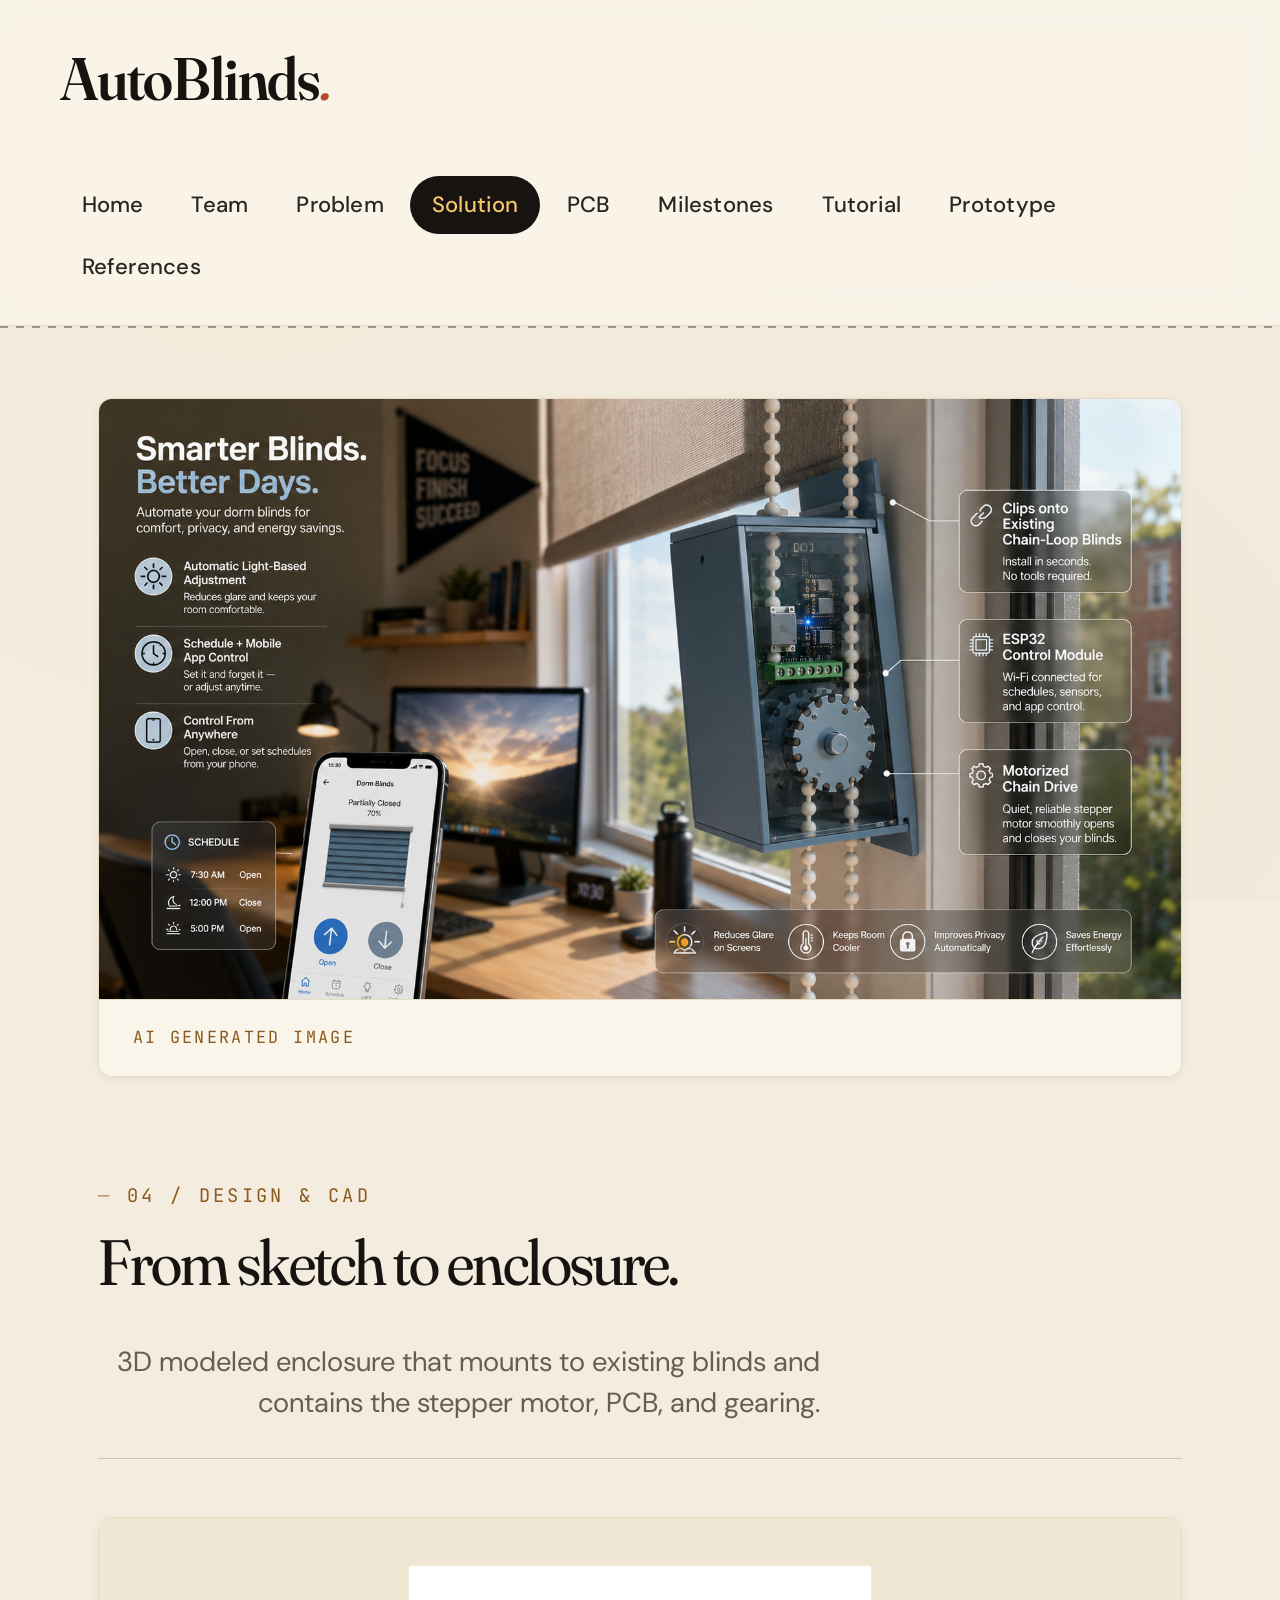
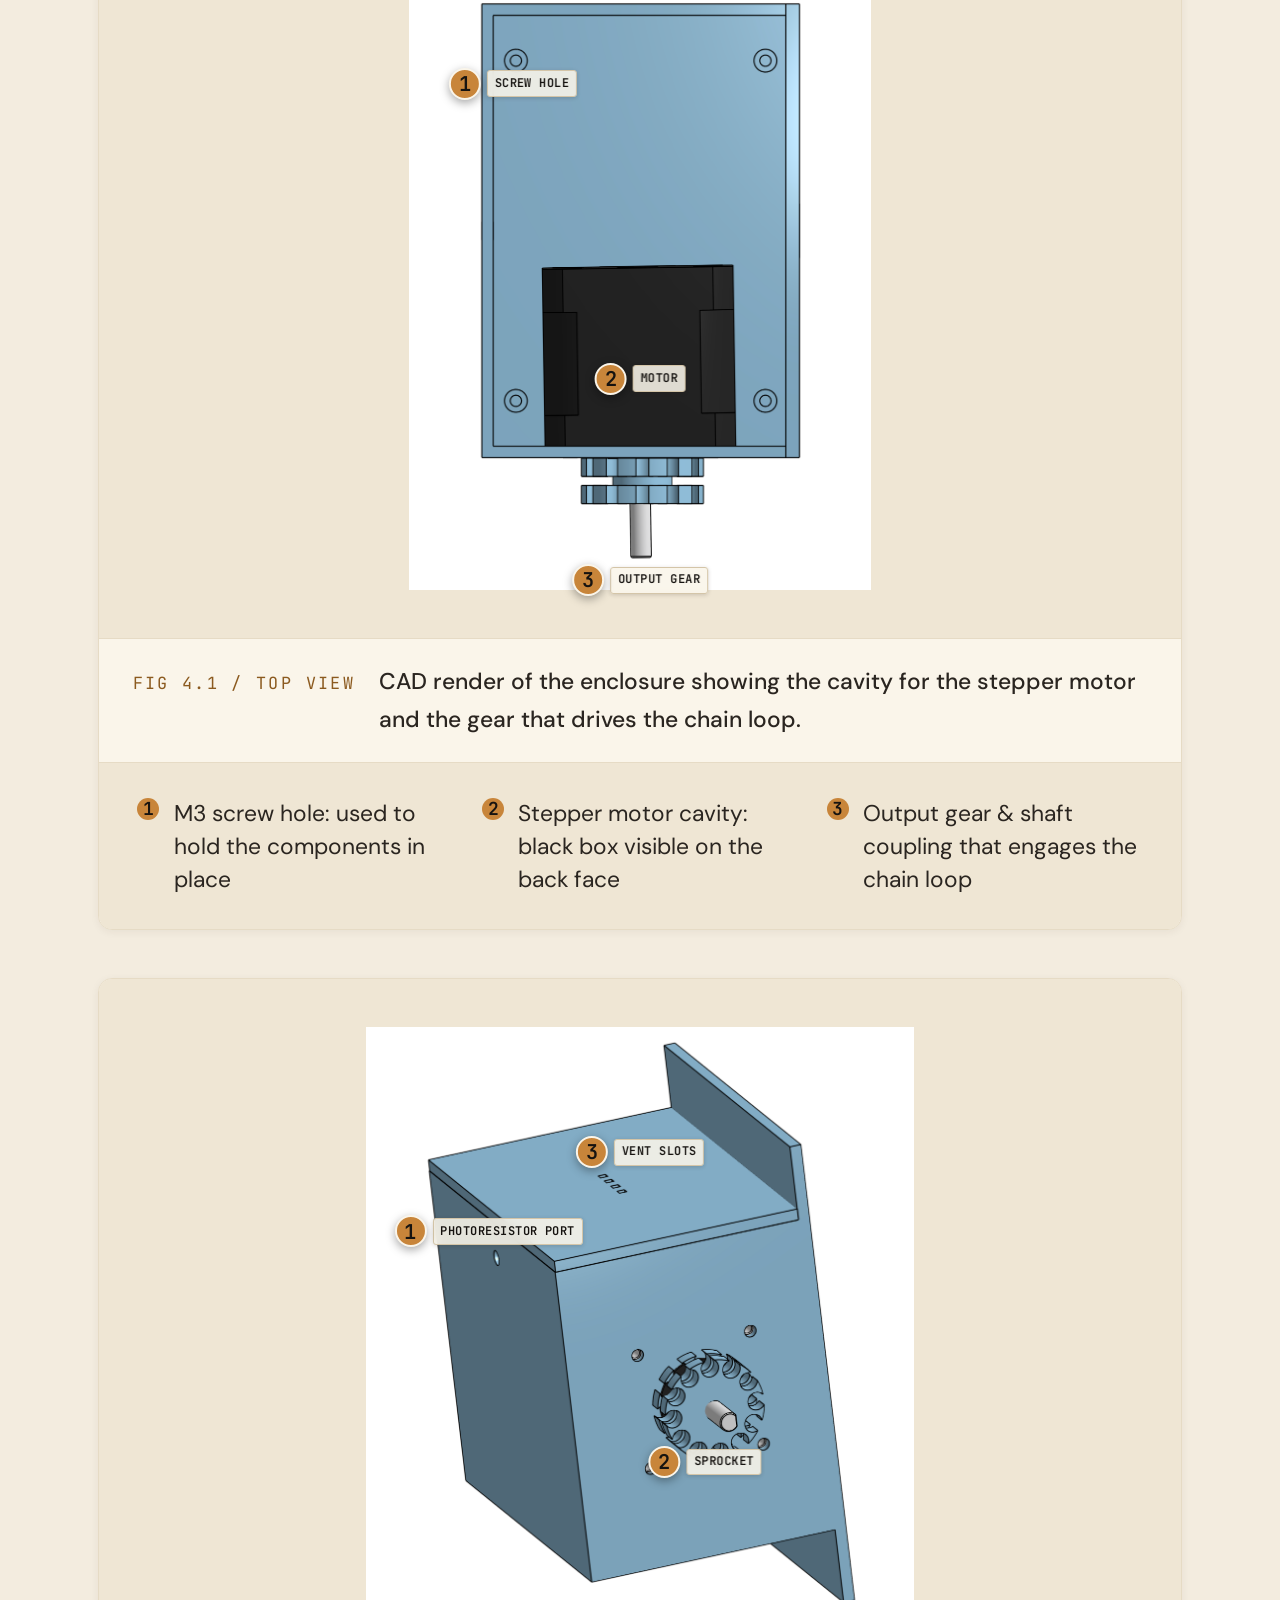
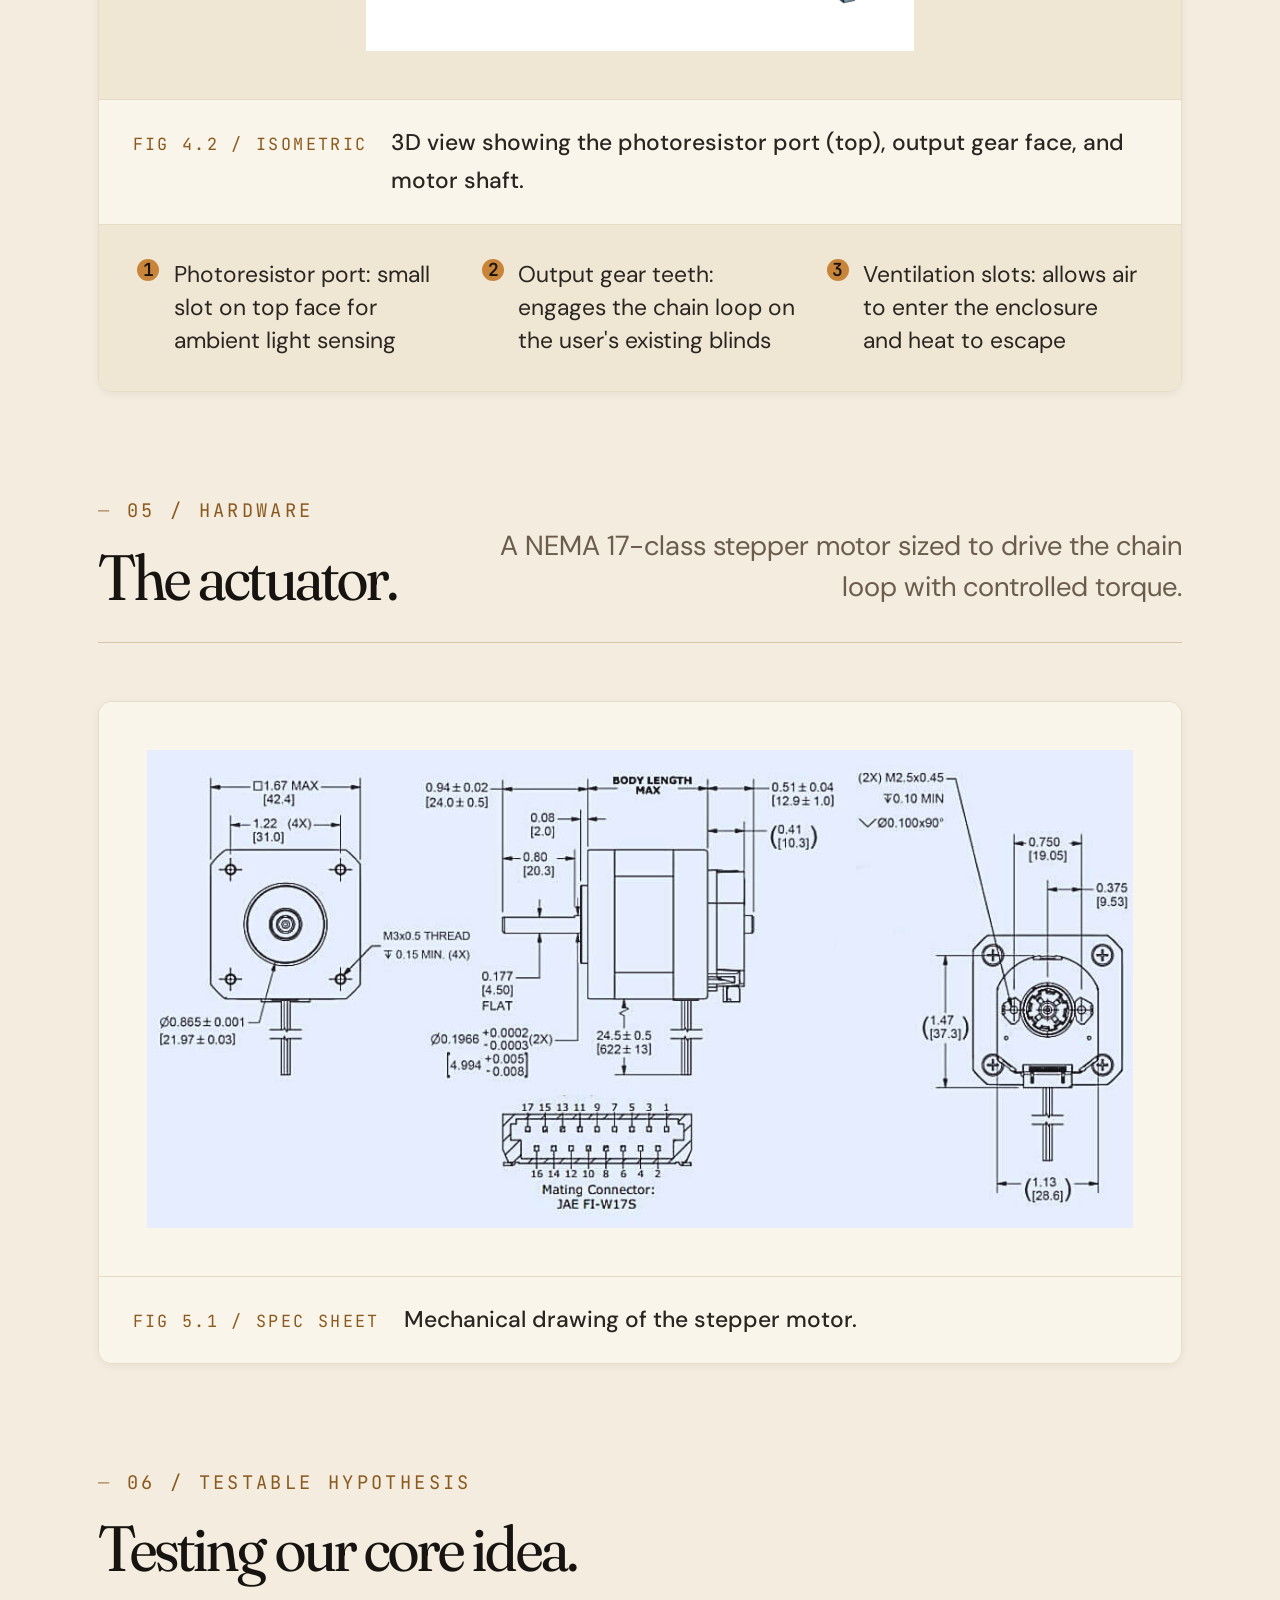
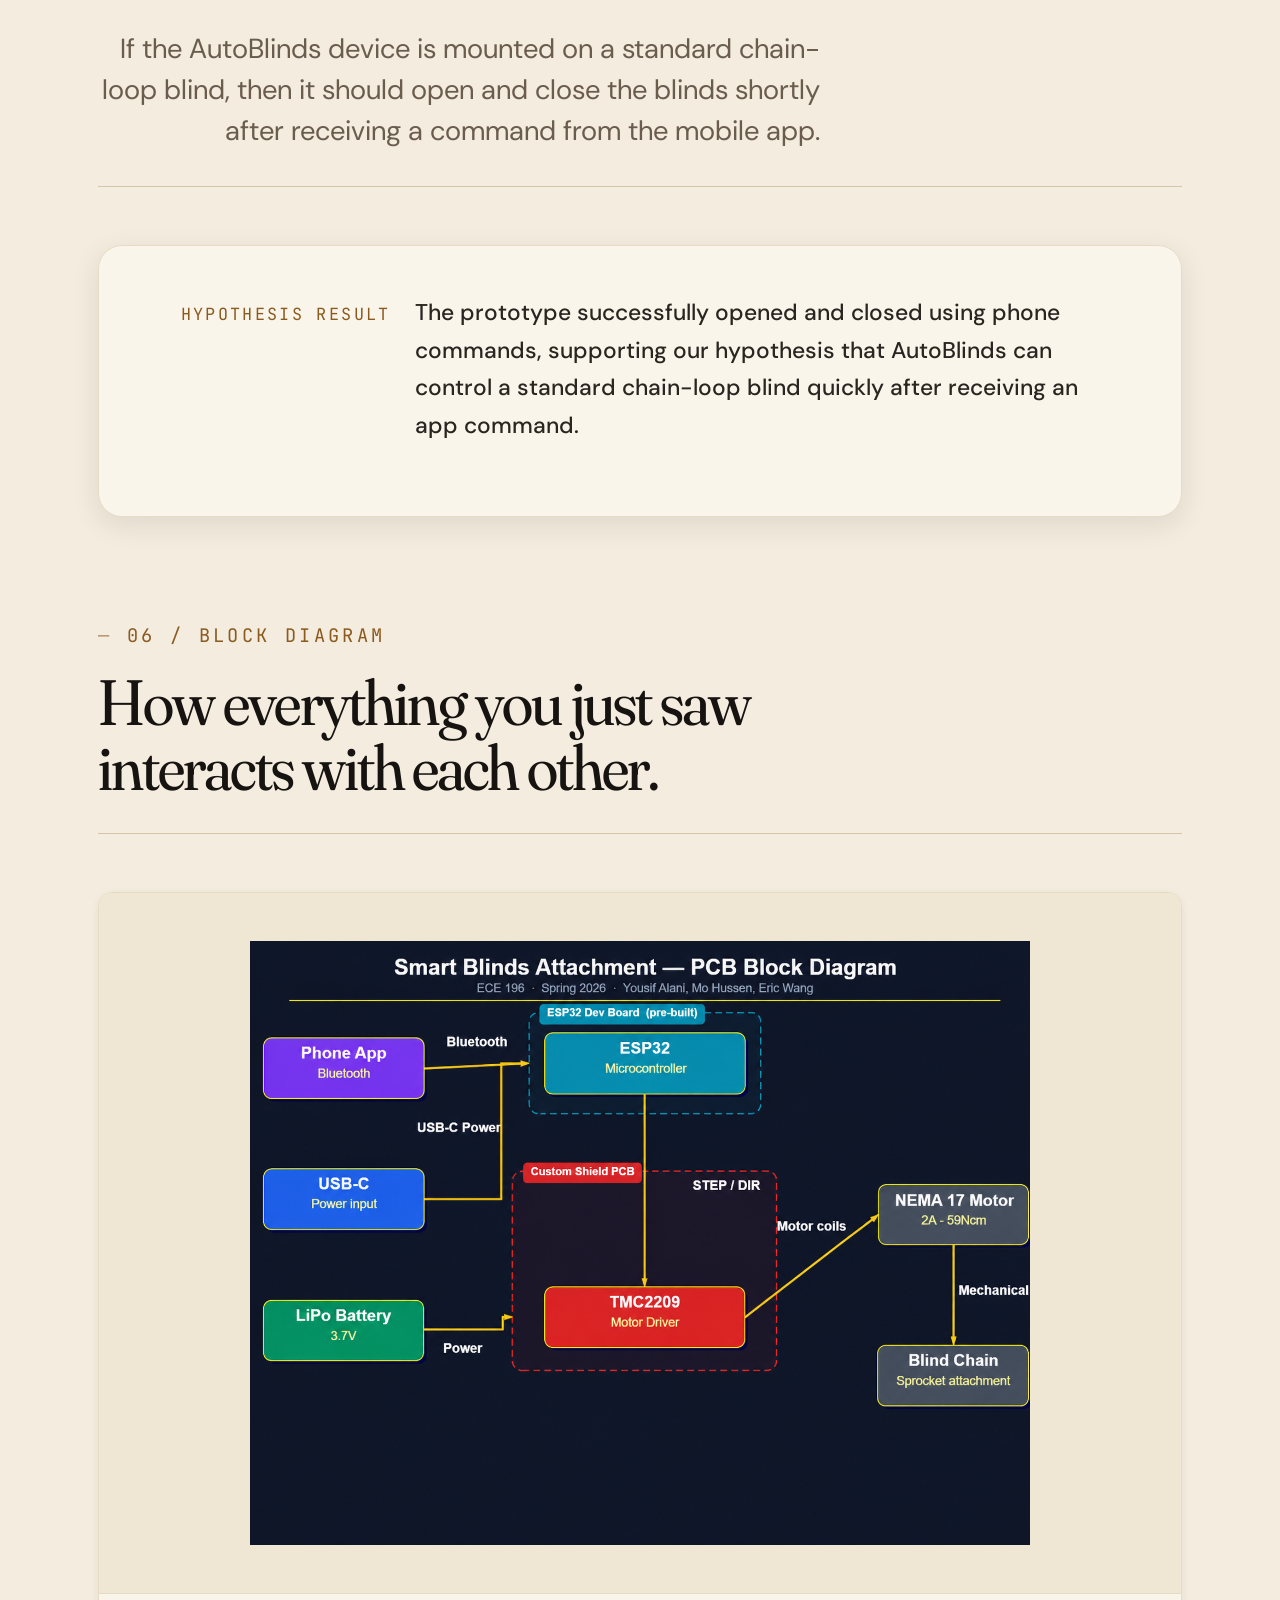
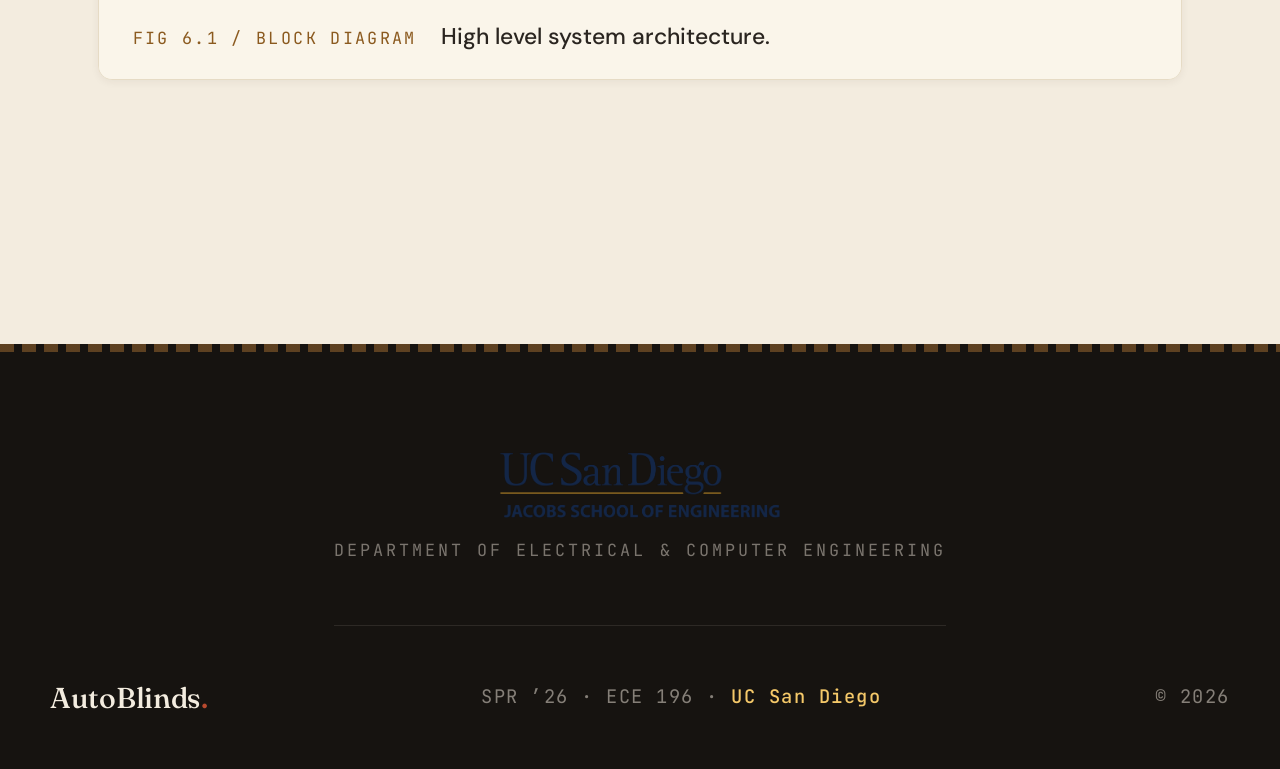
<file: solution.html>
<!DOCTYPE html>
<html lang="en">
<head>
    <meta charset="UTF-8">
    <meta name="viewport" content="width=device-width, initial-scale=1.0">
    <title>Solution — AutoBlinds</title>
    <link rel="stylesheet" href="assets/styles.css">
</head>
<body>
    <header>
        <div class="header-inner">
            <div style="display: flex; align-items: center;">
                <h1>AutoBlinds<span class="dot">.</span></h1>
            </div>
            <nav>
                <a href="index.html">Home</a>
                <a href="team.html">Team</a>
                <a href="problem.html">Problem</a>
                <a href="solution.html" class="active">Solution</a>
                <a href="pcb.html">PCB</a>
                <a href="milestones.html">Milestones</a>
                <a href="tutorial.html">Tutorial</a>
                <a href="prototype.html">Prototype</a>
                <a href="references.html">References</a>
            </nav>
        </div>
    </header>

    <main>
        <section class="fade-up">
            <div class="annotated-figure">
                <img src="assets/Solution.png" alt="AI generated image of the solution" class="figure-img" style="object-fit: cover; max-height: 600px; width: 100%;">
                <div class="figure-caption">
                    <span class="label">AI generated image</span>
                </div>
            </div>
        </section>

        <!-- ─── Section 04 — Design & CAD ─── -->
        <section class="fade-up">
            <div class="section-head">
                <div class="titles">
                    <span class="section-num">04 / Design &amp; CAD</span>
                    <h2>From sketch to enclosure.</h2>
                </div>
                <p class="lead">3D modeled enclosure that mounts to existing blinds and contains the stepper motor, PCB, and gearing.</p>
            </div>

            <!-- Figure 4.1: Front-back view with annotations -->
            <div class="annotated-figure fade-up delay-1" style="margin-bottom: 2rem;">
                <div style="position: relative; background: var(--paper-2);">
                    <img src="assets/sketch2.png" alt="CAD front-back view of enclosure" class="figure-img" style="object-fit: contain; padding: 2rem; max-height: 720px; width: 100%;">
                    <span class="pin-group" style="top: 23%; left: 38.25%;"><span class="pin">1</span><span class="pin-label">Screw hole</span></span>
                    <span class="pin-group" style="top: 64%; left: 50%;"><span class="pin">2</span><span class="pin-label">Motor</span></span>
                    <span class="pin-group" style="top: 92%; left: 50%;"><span class="pin">3</span><span class="pin-label">Output gear</span></span>
                </div>
                <div class="figure-caption">
                    <span class="label">Fig 4.1 / Top view</span>
                    <span class="text">CAD render of the enclosure showing the cavity for the stepper motor and the gear that drives the chain loop.</span>
                </div>
                <ol class="annotation-list">
                    <li><span class="num">1</span><span>M3 screw hole: used to hold the components in place</span></li>
                    <li><span class="num">2</span><span>Stepper motor cavity: black box visible on the back face</span></li>
                    <li><span class="num">3</span><span>Output gear &amp; shaft coupling that engages the chain loop</span></li>
                </ol>
            </div>

            <!-- Figure 4.2: Isometric view -->
            <div class="annotated-figure fade-up delay-2">
                <div style="position: relative; background: var(--paper-2);">
                    <img src="assets/sketch1.png" alt="CAD isometric view of enclosure" class="figure-img" style="object-fit: contain; padding: 2rem; max-height: 720px; width: 100%;">
                    <span class="pin-group" style="top: 35%; left: 36%;"><span class="pin">1</span><span class="pin-label">Photoresistor port</span></span>
                    <span class="pin-group" style="top: 67%; left: 56%;"><span class="pin">2</span><span class="pin-label">Sprocket</span></span>
                    <span class="pin-group" style="top: 24%; left: 50%;"><span class="pin">3</span><span class="pin-label">Vent slots</span></span>
                </div>
                <div class="figure-caption">
                    <span class="label">Fig 4.2 / Isometric</span>
                    <span class="text">3D view showing the photoresistor port (top), output gear face, and motor shaft.</span>
                </div>
                <ol class="annotation-list">
                    <li><span class="num">1</span><span>Photoresistor port: small slot on top face for ambient light sensing</span></li>
                    <li><span class="num">2</span><span>Output gear teeth: engages the chain loop on the user's existing blinds</span></li>
                    <li><span class="num">3</span><span>Ventilation slots: allows air to enter the enclosure and heat to escape</span></li>
                    
                </ol>
            </div>
        </section>

        <!-- ─── Section 05 — Hardware ─── -->
        <section class="fade-up delay-2">
            <div class="section-head">
                <div class="titles">
                    <span class="section-num">05 / Hardware</span>
                    <h2>The actuator.</h2>
                </div>
                <p class="lead">A NEMA 17-class stepper motor sized to drive the chain loop with controlled torque.</p>
            </div>

            <div class="annotated-figure fade-up delay-3">
                <img src="assets/motor.jpg" alt="Stepper motor mechanical specification drawing" class="figure-img" style="object-fit: contain; padding: 2rem; max-height: 600px; width: 100%; background: var(--paper);">
                <div class="figure-caption">
                    <span class="label">Fig 5.1 / Spec sheet</span>
                    <span class="text">Mechanical drawing of the stepper motor.</span>
                </div>
            </div>
        </section>

        <!-- ─── Section 06 — Testable Hypothesis ─── -->
        <section class="fade-up delay-3">
            <div class="section-head">
                <div class="titles">
                    <span class="section-num">06 / Testable Hypothesis</span>
                    <h2>Testing our core idea.</h2>
                </div>
                <p class="lead">
                    If the AutoBlinds device is mounted on a standard chain-loop blind, then it should open
                    and close the blinds shortly after receiving a command from the mobile app.
                </p>
            </div>

            <div class="annotated-figure fade-up delay-4" style="padding: 2rem; background: var(--paper); border-radius: var(--radius-lg); border: 1px solid var(--rule-soft); box-shadow: var(--shadow-md);">
                <div class="figure-caption" style="border-top: none; padding-top: 0;">
                    <span class="label">Hypothesis result</span>
                    <span class="text">
                        The prototype successfully opened and closed using phone commands, supporting our
                        hypothesis that AutoBlinds can control a standard chain-loop blind quickly after
                        receiving an app command.
                    </span>
                </div>
            </div>
        </section>

        <!-- ─── Section 06 — Block Diagram ─── -->
        <section class="fade-up delay-3">
            <div class="section-head">
                <div class="titles">
                    <span class="section-num">06 / Block diagram</span>
                    <h2>How everything you just saw interacts with each other.</h2>
                </div>
            </div>

            <div class="annotated-figure fade-up delay-4">
                <div style="background: var(--paper); padding: 0;">
                    <img src="assets/blockdiagram.png" alt="AutoBlinds system block diagram" class="figure-img" style="object-fit: contain; padding: 2rem; max-height: 700px; width: 100%;">
                </div>
                <div class="figure-caption">
                    <span class="label">Fig 6.1 / Block diagram</span>
                    <span class="text">High level system architecture.</span>
                </div>
            </div>
        </section>
    </main>

    <footer>
        <div class="footer-inner" style="flex-direction: column; gap: 0;">
            <div class="footer-logo">
                <img src="assets/jacobs-logo.png" alt="UC San Diego Jacobs School of Engineering">
                <div class="caption">Department of Electrical &amp; Computer Engineering</div>
            </div>
            <div style="display: flex; justify-content: space-between; align-items: center; flex-wrap: wrap; gap: 1rem; width: 100%;">
                <div class="brand">AutoBlinds<span class="dot">.</span></div>
                <div class="meta">SPR ’26 · ECE 196 · <strong>UC San Diego</strong></div>
                <div class="meta">© 2026</div>
            </div>
        </div>
    </footer>
</body>
</html>
</file>
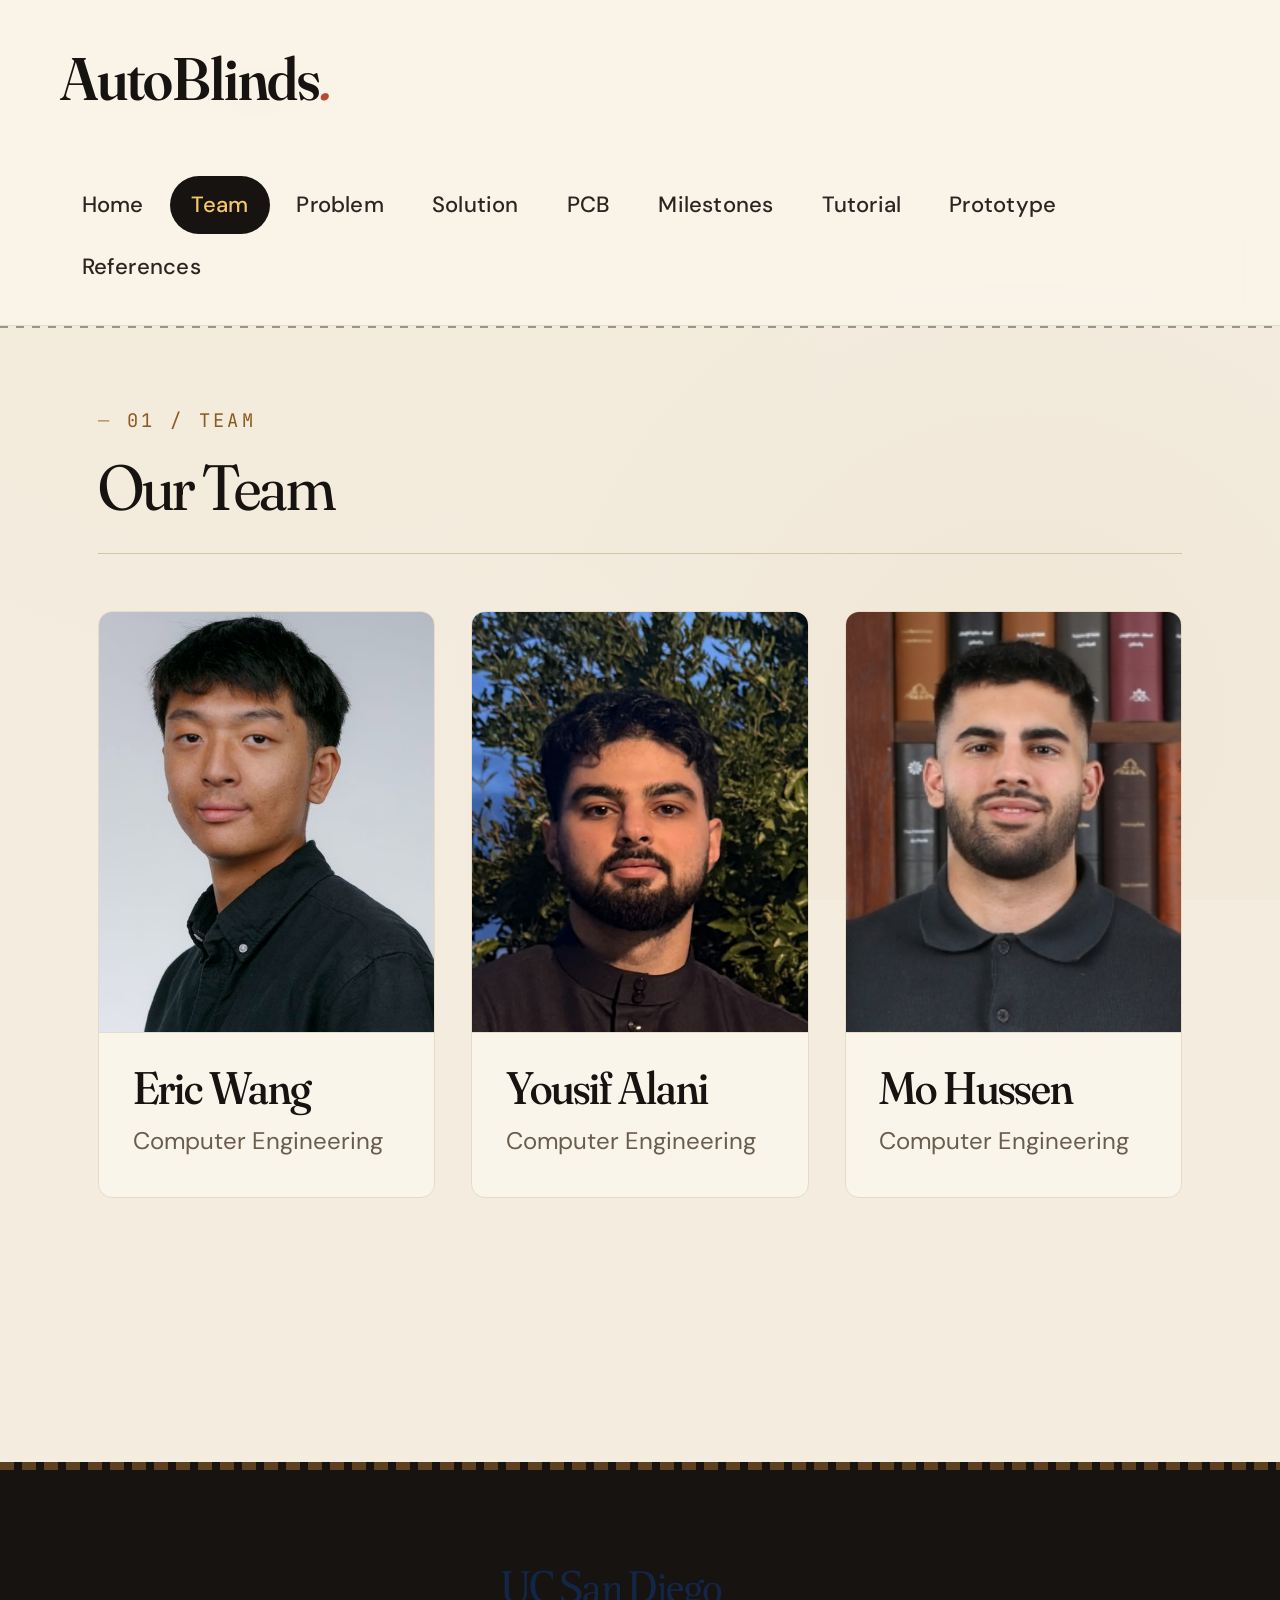
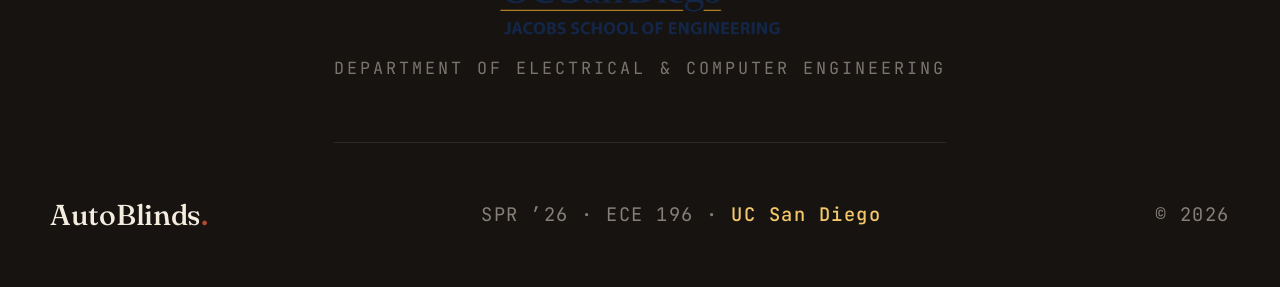
<file: team.html>
<!DOCTYPE html>
<html lang="en">
<head>
    <meta charset="UTF-8">
    <meta name="viewport" content="width=device-width, initial-scale=1.0">
    <title>Team — AutoBlinds</title>
    <link rel="stylesheet" href="assets/styles.css">
</head>
<body>
    <header>
        <div class="header-inner">
            <div style="display: flex; align-items: center;">
                <h1>AutoBlinds<span class="dot">.</span></h1>
            </div>
            <nav>
                <a href="index.html">Home</a>
                <a href="team.html" class="active">Team</a>
                <a href="problem.html">Problem</a>
                <a href="solution.html">Solution</a>
                <a href="pcb.html">PCB</a>
                <a href="milestones.html">Milestones</a>
                <a href="tutorial.html">Tutorial</a>
                <a href="prototype.html">Prototype</a>
                <a href="references.html">References</a>
            </nav>
        </div>
    </header>

    <main>
        <section class="fade-up">
            <div class="section-head">
                <div class="titles">
                    <span class="section-num">01 / Team</span>
                    <h2>Our Team</h2>
                </div>
            </div>

            <div class="team-grid">
                <article class="member fade-up delay-1">
                    <div class="photo">
                        <img src="assets/eric-image.jpeg" alt="Eric Wang">
                    </div>
                    <div class="info">
                        <h3>Eric Wang</h3>
                        <div class="major">Computer Engineering</div>
                    </div>
                </article>

                <article class="member fade-up delay-2">
                    <div class="photo">
                        <img src="assets/Yousif-image.jpg" alt="Yousif Alani">
                    </div>
                    <div class="info">
                        <h3>Yousif Alani</h3>
                        <div class="major">Computer Engineering</div>
                    </div>
                </article>

                <article class="member fade-up delay-3">
                    <div class="photo">
                        <img src="assets/mo-image.jpg" alt="Mo Hussen">
                    </div>
                    <div class="info">
                        <h3>Mo Hussen</h3>
                        <div class="major">Computer Engineering</div>
                    </div>
                </article>
            </div>
        </section>
    </main>

    <footer>
        <div class="footer-inner" style="flex-direction: column; gap: 0;">
            <div class="footer-logo">
                <img src="assets/jacobs-logo.png" alt="UC San Diego Jacobs School of Engineering">
                <div class="caption">Department of Electrical &amp; Computer Engineering</div>
            </div>
            <div style="display: flex; justify-content: space-between; align-items: center; flex-wrap: wrap; gap: 1rem; width: 100%;">
                <div class="brand">AutoBlinds<span class="dot">.</span></div>
                <div class="meta">SPR ’26 · ECE 196 · <strong>UC San Diego</strong></div>
                <div class="meta">© 2026</div>
            </div>
        </div>
    </footer>
</body>
</html>
</file>
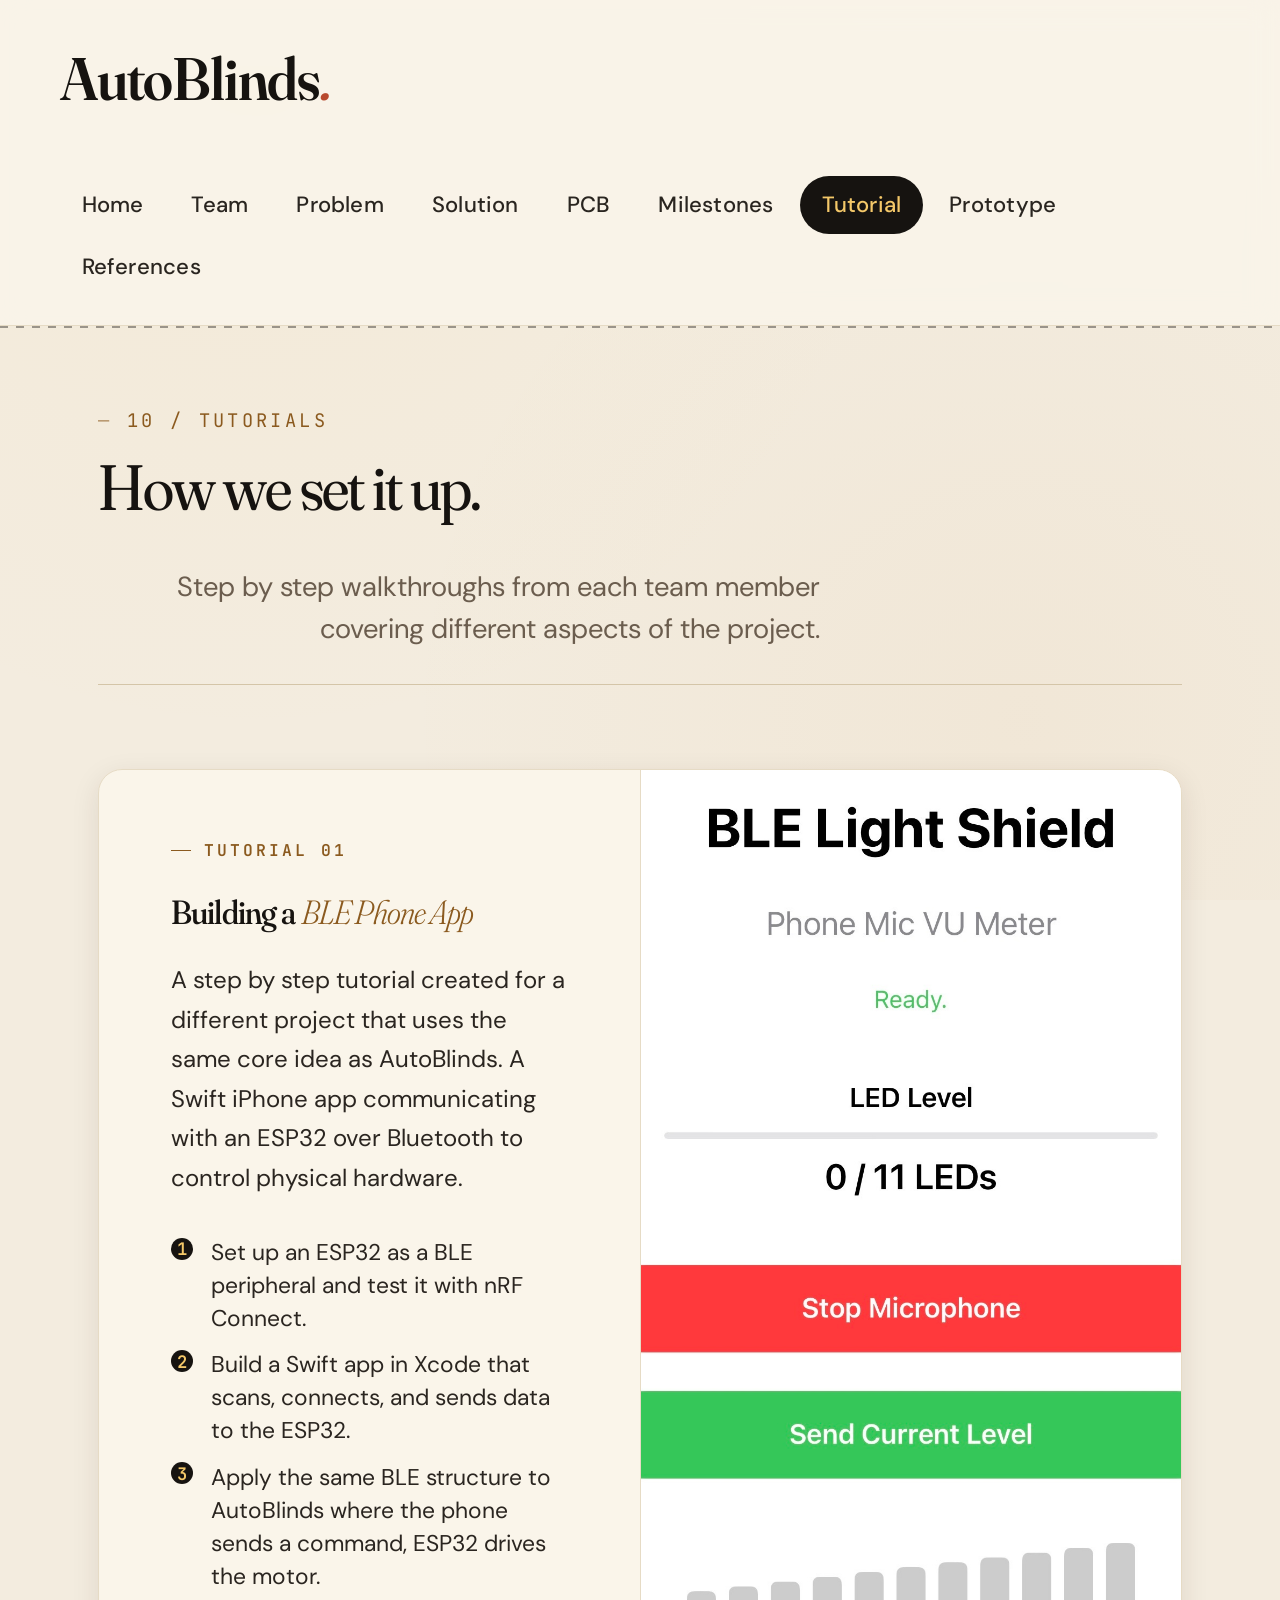
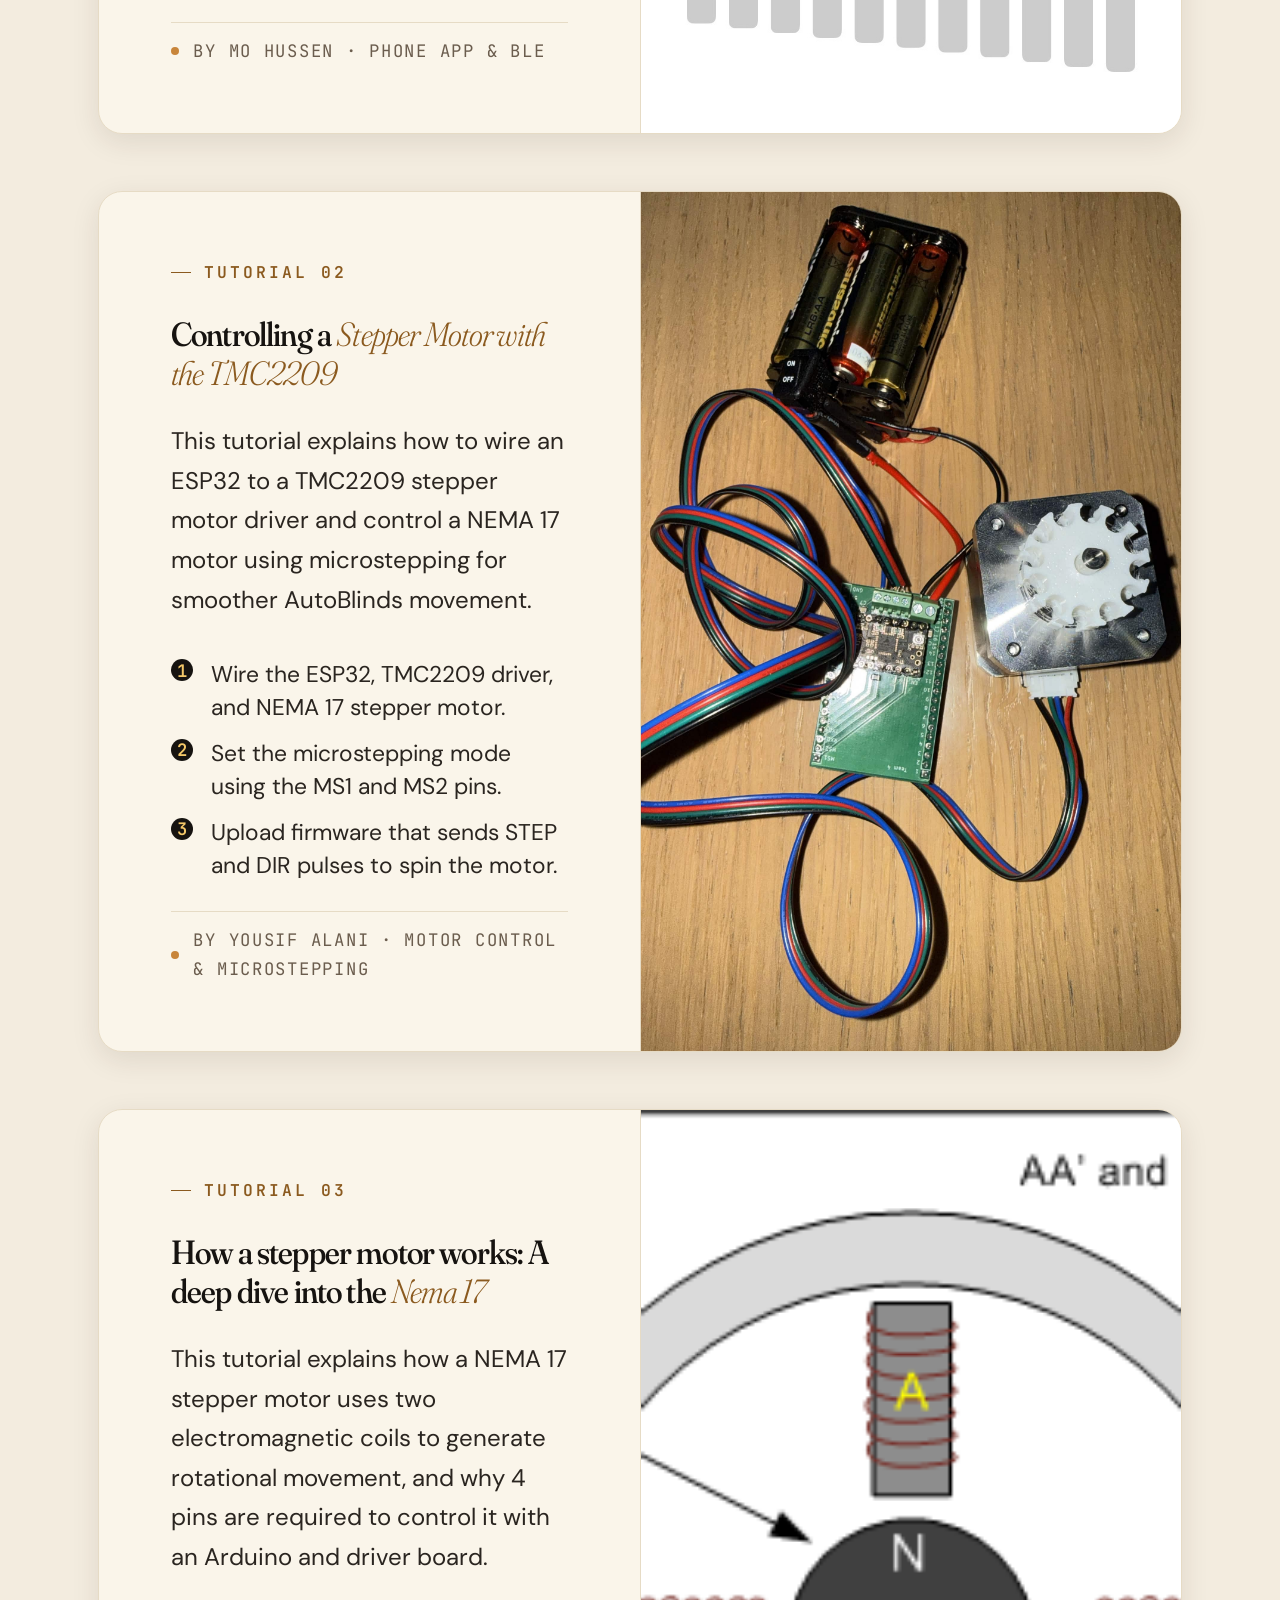
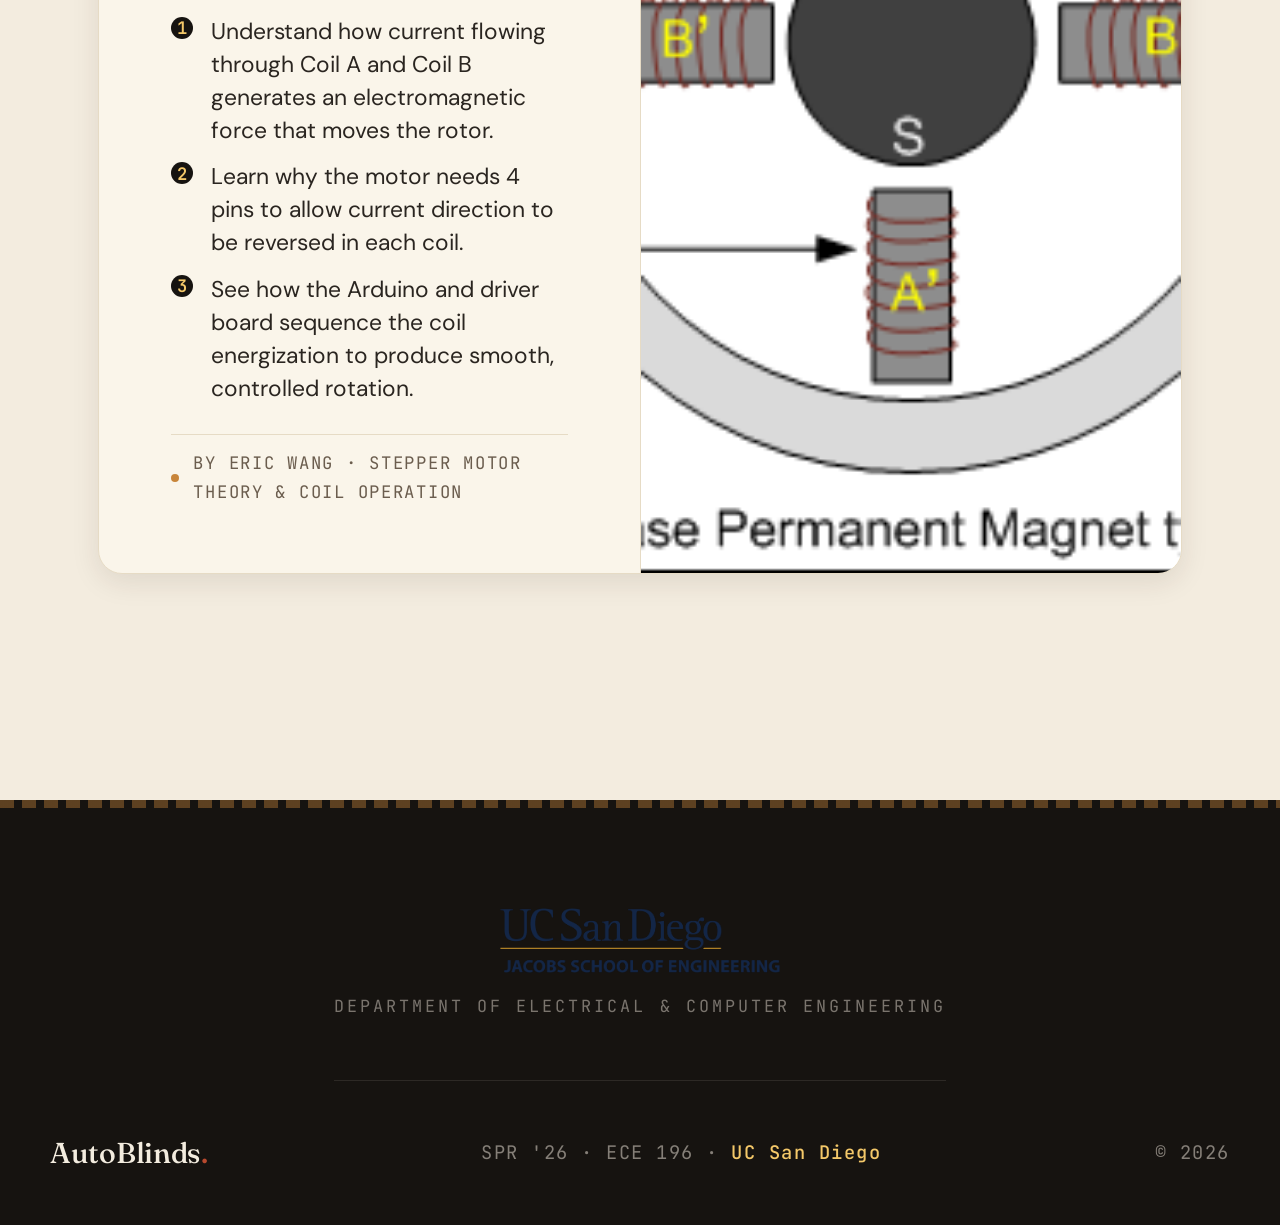
<file: tutorial.html>
<!DOCTYPE html>
<html lang="en">
<head>
    <meta charset="UTF-8">
    <meta name="viewport" content="width=device-width, initial-scale=1.0">
    <title>Tutorial — AutoBlinds</title>
    <link rel="stylesheet" href="assets/styles.css">
    <style>
        /* ── Tutorial card layout ── */
        .tutorial-card {
            display: grid;
            grid-template-columns: 1fr 1fr;
            gap: 0;
            background: var(--paper);
            border: 1px solid var(--rule-soft);
            border-radius: var(--radius-lg);
            overflow: hidden;
            box-shadow: var(--shadow-md);
            margin-bottom: 2.4rem;
            transition: box-shadow 0.3s cubic-bezier(.2, .8, .2, 1);
        }

        .tutorial-card:hover {
            box-shadow: var(--shadow-lg);
        }

        @media (max-width: 820px) {
            .tutorial-card {
                grid-template-columns: 1fr;
            }
            .tutorial-card-image {
                order: -1;
                border-left: none !important;
                border-bottom: 1px solid var(--rule-soft);
                min-height: 260px;
            }
        }

        /* ── Text side ── */
        .tutorial-card-body {
            padding: 2.8rem 3rem;
            display: flex;
            flex-direction: column;
            justify-content: center;
            gap: 1.2rem;
        }

        .tutorial-card-eyebrow {
            font-family: var(--mono);
            font-size: 0.68rem;
            font-weight: 600;
            letter-spacing: 0.18em;
            text-transform: uppercase;
            color: var(--amber-deep);
            display: flex;
            align-items: center;
            gap: 0.55rem;
        }

        .tutorial-card-eyebrow::before {
            content: '';
            display: inline-block;
            width: 20px;
            height: 1px;
            background: var(--amber-deep);
        }

        .tutorial-card-title {
            font-family: var(--display);
            font-variation-settings: "opsz" 144, "SOFT" 50;
            font-size: clamp(1.4rem, 2.5vw, 2rem);
            font-weight: 500;
            color: var(--ink);
            letter-spacing: -0.025em;
            line-height: 1.15;
        }

        .tutorial-card-title em {
            font-style: italic;
            font-weight: 300;
            color: var(--amber-deep);
        }

        .tutorial-card-desc {
            font-size: 1rem;
            line-height: 1.65;
            color: var(--shadow);
            max-width: 42ch;
        }

        .tutorial-card-steps {
            list-style: none;
            display: flex;
            flex-direction: column;
            gap: 0.55rem;
            padding-top: 0.4rem;
        }

        .tutorial-card-steps li {
            display: flex;
            align-items: flex-start;
            gap: 0.75rem;
            font-size: 0.95rem;
            color: var(--shadow);
            line-height: 1.45;
        }

        .step-num {
            flex-shrink: 0;
            width: 22px;
            height: 22px;
            border-radius: 50%;
            background: var(--ink);
            color: var(--sun);
            font-family: var(--mono);
            font-weight: 600;
            font-size: 0.72rem;
            display: inline-flex;
            align-items: center;
            justify-content: center;
            margin-top: 0.08rem;
        }

        .tutorial-card-author {
            display: flex;
            align-items: center;
            gap: 0.6rem;
            padding-top: 0.6rem;
            border-top: 1px solid var(--rule-soft);
            font-family: var(--mono);
            font-size: 0.72rem;
            letter-spacing: 0.1em;
            text-transform: uppercase;
            color: var(--muted);
        }

        .author-dot {
            width: 8px;
            height: 8px;
            border-radius: 50%;
            background: var(--amber);
            flex-shrink: 0;
        }

        /* ── Image side ── */
        .tutorial-card-image {
            position: relative;
            border-left: 1px solid var(--rule-soft);
            background: var(--paper-2);
            min-height: 340px;
            overflow: hidden;
        }

        .tutorial-card-image img {
            width: 100%;
            height: 100%;
            object-fit: cover;
            display: block;
            transition: transform 0.5s cubic-bezier(.2, .8, .2, 1);
        }

        .tutorial-card:hover .tutorial-card-image img {
            transform: scale(1.03);
        }

        /* Placeholder when no image is set */
        .tutorial-card-image.no-img {
            display: flex;
            flex-direction: column;
            align-items: center;
            justify-content: center;
            gap: 0.8rem;
            background: var(--paper-2);
            background-image: repeating-linear-gradient(
                45deg,
                transparent 0 14px,
                rgba(200, 133, 58, 0.05) 14px 15px
            );
        }

        .tutorial-card-image.no-img .ph-icon {
            font-size: 2.8rem;
            opacity: 0.35;
        }

        .tutorial-card-image.no-img .ph-label {
            font-family: var(--mono);
            font-size: 0.68rem;
            letter-spacing: 0.16em;
            text-transform: uppercase;
            color: var(--amber-deep);
            opacity: 0.65;
        }

        .img-caption-tag {
            position: absolute;
            bottom: 1rem;
            left: 1rem;
            font-family: var(--mono);
            font-size: 0.62rem;
            letter-spacing: 0.14em;
            text-transform: uppercase;
            background: rgba(22, 19, 16, 0.76);
            color: var(--sun);
            padding: 0.25rem 0.6rem;
            border-radius: 4px;
            backdrop-filter: blur(6px);
            pointer-events: none;
        }
    </style>
</head>
<body>
    <header>
        <div class="header-inner">
            <div style="display: flex; align-items: center;">
                <h1>AutoBlinds<span class="dot">.</span></h1>
            </div>
            <nav>
                <a href="index.html">Home</a>
                <a href="team.html">Team</a>
                <a href="problem.html">Problem</a>
                <a href="solution.html">Solution</a>
                <a href="pcb.html">PCB</a>
                <a href="milestones.html">Milestones</a>
                <a href="tutorial.html" class="active">Tutorial</a>
                <a href="prototype.html">Prototype</a>
                <a href="references.html">References</a>
            </nav>
        </div>
    </header>

    <main>

        <!-- Page header -->
        <section class="fade-up" style="margin-bottom: 3.5rem;">
            <div class="section-head">
                <div class="titles">
                    <span class="section-num">10 / Tutorials</span>
                    <h2>How we set it up.</h2>
                </div>
                <p class="lead">Step by step walkthroughs from each team member covering different aspects of the project.</p>
            </div>
        </section>

        <!-- ─── Tutorial 1 — Phone App (BLE) ─── -->
        <div class="tutorial-card fade-up delay-1">
            <div class="tutorial-card-body">
                <span class="tutorial-card-eyebrow">Tutorial 01</span>
                <h3 class="tutorial-card-title">Building a <em>BLE Phone App</em></h3>
                <p class="tutorial-card-desc">
                    A step by step tutorial created for a different project that uses the same core idea as AutoBlinds. A Swift iPhone app communicating with an ESP32 over Bluetooth to control physical hardware.
                </p>
                <ol class="tutorial-card-steps">
                    <li><span class="step-num">1</span><span>Set up an ESP32 as a BLE peripheral and test it with nRF Connect.</span></li>
                    <li><span class="step-num">2</span><span>Build a Swift app in Xcode that scans, connects, and sends data to the ESP32.</span></li>
                    <li><span class="step-num">3</span><span>Apply the same BLE structure to AutoBlinds where the phone sends a command, ESP32 drives the motor.</span></li>
                </ol>
                <div class="tutorial-card-author">
                    <span class="author-dot"></span>
                    By Mo Hussen · Phone App &amp; BLE
                </div>
            </div>
            <div  class="tutorial-card-image">
                <img src="assets/TutorialApp.jpg" alt="BLE app screenshot">
            </div>
        </div>

        <!-- ─── Tutorial 2 — Teammate placeholder ─── -->
        <!-- ─── Tutorial 2 — Yousif Motor Control ─── -->
        <div class="tutorial-card fade-up delay-2">
            <div class="tutorial-card-body">
                <span class="tutorial-card-eyebrow">Tutorial 02</span>

                <h3 class="tutorial-card-title">
                    Controlling a <em>Stepper Motor with the TMC2209</em>
                </h3>

                <p class="tutorial-card-desc">
                    This tutorial explains how to wire an ESP32 to a TMC2209 stepper motor driver
                    and control a NEMA 17 motor using microstepping for smoother AutoBlinds movement.
                </p>

                <ol class="tutorial-card-steps">
                    <li>
                        <span class="step-num">1</span>
                        <span>Wire the ESP32, TMC2209 driver, and NEMA 17 stepper motor.</span>
                    </li>
                    <li>
                        <span class="step-num">2</span>
                        <span>Set the microstepping mode using the MS1 and MS2 pins.</span>
                    </li>
                    <li>
                        <span class="step-num">3</span>
                        <span>Upload firmware that sends STEP and DIR pulses to spin the motor.</span>
                    </li>
                </ol>

                <div class="tutorial-card-author">
                    <span class="author-dot"></span>
                    By Yousif Alani · Motor Control &amp; Microstepping
                </div>
            </div>

            <div class="tutorial-card-image">
                <img src="assets/prototype.jpg" alt="ESP32, TMC2209, and NEMA 17 stepper motor setup">
            </div>
        </div>

        <!-- ─── Tutorial 3 — Teammate placeholder ─── -->
        <div class="tutorial-card fade-up delay-2">
            <div class="tutorial-card-body">
                <span class="tutorial-card-eyebrow">Tutorial 03</span>

                <h3 class="tutorial-card-title">
                    How a stepper motor works: A deep dive into the <em>Nema 17</em>
                </h3>

                <p class="tutorial-card-desc">
                    This tutorial explains how a NEMA 17 stepper motor uses two electromagnetic coils to generate rotational movement, and why 4 pins are required to control it with an Arduino and driver board.
                </p>

                <ol class="tutorial-card-steps">
                    <li>
                        <span class="step-num">1</span>
                        <span>Understand how current flowing through Coil A and Coil B generates an electromagnetic force that moves the rotor.</span>
                    </li>
                    <li>
                        <span class="step-num">2</span>
                        <span>Learn why the motor needs 4 pins to allow current direction to be reversed in each coil.</span>
                    </li>
                    <li>
                        <span class="step-num">3</span>
                        <span>See how the Arduino and driver board sequence the coil energization to produce smooth, controlled rotation.</span>
                    </li>
                </ol>

                <div class="tutorial-card-author">
                    <span class="author-dot"></span>
                    By Eric Wang · Stepper Motor Theory &amp; Coil Operation
                </div>
            </div>

            <div class="tutorial-card-image">
                <img src="assets/coilmotor.jpeg" alt="ESP32, TMC2209, and NEMA 17 stepper motor setup">
            </div>
        </div>

    </main>

    <footer>
        <div class="footer-inner" style="flex-direction: column; gap: 0;">
            <div class="footer-logo">
                <img src="assets/jacobs-logo.png" alt="UC San Diego Jacobs School of Engineering">
                <div class="caption">Department of Electrical &amp; Computer Engineering</div>
            </div>
            <div style="display: flex; justify-content: space-between; align-items: center; flex-wrap: wrap; gap: 1rem; width: 100%;">
                <div class="brand">AutoBlinds<span class="dot">.</span></div>
                <div class="meta">SPR '26 · ECE 196 · <strong>UC San Diego</strong></div>
                <div class="meta">© 2026</div>
            </div>
        </div>
    </footer>
</body>
</html>
</html>
</file>
<file: assets/styles.css>
@import url('https://fonts.googleapis.com/css2?family=Fraunces:opsz,wght@9..144,300;9..144,400;9..144,500;9..144,600;9..144,700;9..144,900&family=DM+Sans:opsz,wght@9..40,300;9..40,400;9..40,500;9..40,600;9..40,700&family=JetBrains+Mono:wght@400;500&display=swap');

:root {
    --ink:        #161310;
    --shadow:     #2a2520;
    --cream:      #f3ecdf;
    --paper:      #faf5ea;
    --paper-2:    #efe6d4;
    --amber:      #c8853a;
    --amber-deep: #8b5a1f;
    --sun:        #f4c869;
    --rust:       #b8492e;
    --sage:       #6b7c5e;
    --muted:      #6b5d4e;
    --rule:       #d4c5a8;
    --rule-soft:  #e6dbc5;

    /* Tokens */
    --radius-sm: 6px;
    --radius:    14px;
    --radius-lg: 24px;
    --shadow-sm: 0 2px 8px rgba(45, 33, 20, 0.06);
    --shadow-md: 0 8px 28px rgba(45, 33, 20, 0.10);
    --shadow-lg: 0 20px 60px rgba(45, 33, 20, 0.18);

    /* Type scale */
    --display: 'Fraunces', 'Times New Roman', serif;
    --body:    'DM Sans', system-ui, sans-serif;
    --mono:    'JetBrains Mono', ui-monospace, monospace;
}

*, *::before, *::after { box-sizing: border-box; margin: 0; padding: 0; }

html {
    font-size: 150%; /* Increased from default for better scaling */
    scroll-behavior: smooth;
    -webkit-font-smoothing: antialiased;
    -moz-osx-font-smoothing: grayscale;
}

body {
    font-family: var(--body);
    background: var(--cream);
    color: var(--ink);
    min-height: 100vh;
    display: flex;
    flex-direction: column;
    font-size: 1.04rem;
    line-height: 1.65;
    font-weight: 400;
    /* Subtle paper-grain texture */
    background-image:
      radial-gradient(circle at 20% 10%, rgba(244, 200, 105, 0.06), transparent 50%),
      radial-gradient(circle at 80% 80%, rgba(200, 133, 58, 0.05), transparent 50%);
    background-attachment: fixed;
}


::selection {
    background: var(--ink);
    color: var(--sun);
}

.eyebrow {
    font-family: var(--mono);
    font-size: 0.72rem;
    font-weight: 500;
    letter-spacing: 0.18em;
    text-transform: uppercase;
    color: var(--amber-deep);
    display: inline-flex;
    align-items: center;
    gap: 0.6rem;
}

.eyebrow::before {
    content: '';
    display: inline-block;
    width: 24px;
    height: 1px;
    background: var(--amber-deep);
}


header {
    background: var(--paper);
    border-bottom: 1px solid var(--rule-soft);
    padding: 1.2rem 2.5rem;
    position: sticky;
    top: 0;
    z-index: 200;
    backdrop-filter: blur(14px);
    background: rgba(250, 245, 234, 0.85);
}

header::after {
    /* Slat motif under header */
    content: '';
    position: absolute;
    left: 0; right: 0; bottom: -3px;
    height: 2px;
    background: repeating-linear-gradient(
        90deg,
        var(--ink) 0 8px,
        transparent 8px 16px
    );
    opacity: 0.4;
}

header h1 {
    font-family: var(--display);
    font-variation-settings: "opsz" 144, "SOFT" 30;
    font-size: 2.5rem;
    font-weight: 600;
    letter-spacing: -0.02em;
    color: var(--ink);
    text-align: left;
    margin-bottom: 0;
    display: inline-block;
}

header h1 .dot {
    color: var(--rust);
    font-style: italic;
    font-weight: 500;
}

.header-inner {
    max-width: 1200px;
    margin: 0 auto;
    display: flex;
    justify-content: space-between;
    align-items: center;
    gap: 2rem;
    flex-wrap: wrap;
}

nav {
    display: flex;
    gap: 0.2rem;
    flex-wrap: wrap;
}

nav a {
    color: var(--shadow);
    padding: 0.45rem 0.9rem;
    text-decoration: none;
    font-weight: 500;
    font-size: 0.92rem;
    letter-spacing: 0.01em;
    border-radius: 50px;
    transition: all 0.25s cubic-bezier(.2, .8, .2, 1);
    position: relative;
}

nav a:hover {
    color: var(--ink);
    background: var(--paper-2);
}

nav a.active {
    color: var(--ink);
    background: var(--ink);
    color: var(--sun);
}


main {
    padding: 3rem 2rem 4rem;
    max-width: 1180px;
    margin: 0 auto;
    flex: 1;
    width: 100%;
}


.hero {
    margin-bottom: 4rem;
}

.hero-grid {
    display: grid;
    grid-template-columns: 1fr 1.1fr;
    gap: 3rem;
    align-items: center;
}

@media (max-width: 880px) {
    .hero-grid { grid-template-columns: 1fr; gap: 2rem; }
}

.hero-text .eyebrow {
    margin-bottom: 1.4rem;
}

.hero-text h2 {
    font-family: var(--display);
    font-variation-settings: "opsz" 144, "SOFT" 50;
    font-size: clamp(3rem, 7vw, 5.4rem);
    font-weight: 400;
    line-height: 1;
    letter-spacing: -0.035em;
    color: var(--ink);
    margin-bottom: 1.6rem;
}

.hero-text h2 em {
    font-style: italic;
    font-weight: 300;
    color: var(--amber-deep);
    font-variation-settings: "opsz" 144, "SOFT" 100;
}

.hero-text p {
    font-size: 1.3rem;
    line-height: 1.5;
    color: var(--shadow);
    max-width: 38ch;
    margin-bottom: 2rem;
}

.hero-meta {
    display: flex;
    gap: 2rem;
    flex-wrap: wrap;
    padding-top: 1.5rem;
    border-top: 1px solid var(--rule);
}

.hero-meta .item {
    display: flex;
    flex-direction: column;
    gap: 0.15rem;
}

.hero-meta .label {
    font-family: var(--mono);
    font-size: 0.7rem;
    letter-spacing: 0.14em;
    text-transform: uppercase;
    color: var(--muted);
}

.hero-meta .value {
    font-family: var(--display);
    font-size: 1.05rem;
    font-weight: 500;
    color: var(--ink);
}

.window {
    position: relative;
    aspect-ratio: 4 / 5;
    border-radius: 6px;
    overflow: hidden;
    perspective: 1400px;
    box-shadow:
        0 30px 80px rgba(45, 33, 20, 0.25),
        0 0 0 12px var(--paper),
        0 0 0 14px var(--rule);
    background: var(--ink);
}

.window-scene {
    position: absolute;
    inset: 0;
    background-size: cover;
    background-position: center;
    transform: scale(1.05);
    background-image:
        linear-gradient(180deg,
            #f4c869 0%,
            #e6a13c 35%,
            #c8853a 60%,
            #8b5a1f 100%
        );
}

.window-scene.has-image {
    background-image: var(--scene-img);
}

.window-scene::after {
    content: '';
    position: absolute;
    inset: 0;
    background: linear-gradient(180deg,
        rgba(244, 200, 105, 0.15) 0%,
        transparent 30%,
        transparent 70%,
        rgba(45, 33, 20, 0.2) 100%
    );
}

.blinds {
    position: absolute;
    inset: 0;
    display: flex;
    flex-direction: column;
    pointer-events: none;
    transform-style: preserve-3d;
}

.slat {
    flex: 1;
    position: relative;
    background: linear-gradient(180deg,
        #1a1410 0%,
        #2d2520 45%,
        #463a2e 50%,
        #2d2520 55%,
        #1a1410 100%
    );
    border-top: 1px solid rgba(244, 200, 105, 0.12);
    border-bottom: 1px solid rgba(0, 0, 0, 0.5);
    transform-origin: center center;
    transform-style: preserve-3d;
    /* Closed by default */
    transform: rotateX(0deg);
    /* Animate open on load */
    animation: open-slat 1.4s cubic-bezier(.16, .8, .25, 1) forwards;
    animation-delay: calc(var(--i, 0) * 70ms + 400ms);
    box-shadow: 0 1px 0 rgba(244, 200, 105, 0.05) inset;
}

.slat::after {
    content: '';
    position: absolute;
    top: 0; left: 0; right: 0;
    height: 30%;
    background: linear-gradient(180deg,
        rgba(244, 200, 105, 0.08),
        transparent
    );
    pointer-events: none;
}

@keyframes open-slat {
    0%   { transform: rotateX(0deg); }
    60%  { transform: rotateX(78deg); }
    100% { transform: rotateX(72deg); }
}

.window::before {
    content: '';
    position: absolute;
    top: 0;
    right: 18px;
    width: 1.5px;
    height: 65%;
    background: linear-gradient(180deg, var(--amber-deep), var(--ink));
    z-index: 5;
    border-radius: 1px;
    opacity: 0.85;
}

.window::after {
    content: '';
    position: absolute;
    top: 65%;
    right: 13px;
    width: 12px;
    height: 12px;
    background: radial-gradient(circle at 30% 30%, var(--amber), var(--amber-deep));
    border-radius: 50%;
    z-index: 5;
    box-shadow: 0 2px 6px rgba(0,0,0,0.3);
}

.window-caption {
    margin-top: 1.5rem;
    display: flex;
    justify-content: space-between;
    align-items: baseline;
    font-family: var(--mono);
    font-size: 0.72rem;
    color: var(--muted);
    letter-spacing: 0.12em;
    text-transform: uppercase;
}

.window-caption .dim {
    opacity: 0.55;
}


section {
    margin-bottom: 4rem;
}

.section-head {
    display: flex;
    align-items: end;
    justify-content: space-between;
    gap: 2rem;
    margin-bottom: 2.4rem;
    padding-bottom: 1.4rem;
    border-bottom: 1px solid var(--rule);
    flex-wrap: wrap;
}

.section-head .titles { max-width: 50ch; }

.section-head h2 {
    font-family: var(--display);
    font-variation-settings: "opsz" 144, "SOFT" 50;
    font-size: clamp(2.4rem, 5vw, 3.6rem);
    font-weight: 400;
    line-height: 1.02;
    letter-spacing: -0.03em;
    color: var(--ink);
    margin-top: 0.6rem;
}

.section-head h2 em {
    font-style: italic;
    color: var(--amber-deep);
    font-weight: 300;
}

.section-head .lead {
    font-size: 1.15rem;
    color: var(--muted);
    max-width: 38ch;
    line-height: 1.5;
    text-align: right;
}

.section-num {
    font-family: var(--mono);
    font-size: 0.78rem;
    letter-spacing: 0.18em;
    color: var(--amber-deep);
    text-transform: uppercase;
    display: inline-block;
}

.section-num::before {
    content: '— ';
    opacity: 0.6;
}

@media (max-width: 700px) {
    .section-head { align-items: flex-start; }
    .section-head .lead { text-align: left; }
}


.prose {
    background: var(--paper);
    border: 1px solid var(--rule-soft);
    border-radius: var(--radius);
    padding: 2.2rem 2.4rem;
    position: relative;
    box-shadow: var(--shadow-sm);
}

.prose::before {
    content: '';
    position: absolute;
    top: 1.5rem;
    bottom: 1.5rem;
    left: 0;
    width: 3px;
    background: repeating-linear-gradient(
        180deg,
        var(--amber) 0 6px,
        transparent 6px 10px
    );
    border-radius: 0 2px 2px 0;
}

.prose p {
    font-size: 1.18rem;
    color: var(--shadow);
    margin-bottom: 1rem;
    line-height: 1.65;
    max-width: 60ch;
}

.prose p:last-child { margin-bottom: 0; }

.prose strong {
    color: var(--ink);
    font-weight: 600;
}

.prose .pullquote {
    font-family: var(--display);
    font-variation-settings: "opsz" 144, "SOFT" 100;
    font-size: 1.5rem;
    font-style: italic;
    font-weight: 400;
    color: var(--amber-deep);
    line-height: 1.3;
    padding: 0.5rem 0 0.5rem 1.5rem;
    border-left: 2px solid var(--amber);
    margin: 1.4rem 0;
    max-width: 50ch;
}


.comparison-grid {
    display: grid;
    grid-template-columns: repeat(auto-fit, minmax(300px, 1fr));
    gap: 1.6rem;
}

.comparison-card {
    background: var(--paper);
    border: 1px solid var(--rule-soft);
    border-radius: var(--radius);
    overflow: hidden;
    transition: transform 0.35s cubic-bezier(.2, .8, .2, 1), box-shadow 0.35s;
    display: flex;
    flex-direction: column;
}

.comparison-card:hover {
    transform: translateY(-6px);
    box-shadow: var(--shadow-md);
}

.comparison-card .card-img {
    aspect-ratio: 16 / 11;
    background: var(--paper-2);
    overflow: hidden;
    position: relative;
    border-bottom: 1px solid var(--rule-soft);
}

.comparison-card .card-img img {
    width: 100%;
    height: 100%;
    object-fit: cover;
    object-position: center;
    display: block;
    transition: transform 0.6s cubic-bezier(.2, .8, .2, 1);
}

.comparison-card:hover .card-img img {
    transform: scale(1.05);
}

.comparison-card .card-img::before {
    /* Slat overlay accent */
    content: '';
    position: absolute;
    top: 1rem; left: 1rem;
    background: var(--paper);
    padding: 0.3rem 0.7rem;
    font-family: var(--mono);
    font-size: 0.65rem;
    letter-spacing: 0.1em;
    text-transform: uppercase;
    color: var(--ink);
    border-radius: 50px;
    border: 1px solid var(--rule);
    z-index: 2;
}

.comparison-card[data-label="01"] .card-img::before { content: '01 / Smart Blinds'; }
.comparison-card[data-label="02"] .card-img::before { content: '02 / Shades'; }

.comparison-card .card-body {
    padding: 1.6rem;
    flex: 1;
    display: flex;
    flex-direction: column;
    gap: 1rem;
}

.comparison-card h3 {
    font-family: var(--display);
    font-variation-settings: "opsz" 144;
    font-size: 1.8rem;
    font-weight: 500;
    color: var(--ink);
    letter-spacing: -0.02em;
}

.pros-cons {
    display: grid;
    gap: 0.8rem;
}

.pros-cons h4 {
    font-family: var(--mono);
    font-size: 0.7rem;
    letter-spacing: 0.14em;
    text-transform: uppercase;
    color: var(--muted);
    margin-bottom: 0.4rem;
    font-weight: 500;
}

.pros-cons ul {
    list-style: none;
}

.pros-cons li {
    font-size: 1.02rem;
    line-height: 1.5;
    color: var(--shadow);
    padding: 0.25rem 0 0.25rem 1.4rem;
    position: relative;
}

.pros-cons .pros li::before {
    content: '+';
    position: absolute;
    left: 0;
    top: 0.2rem;
    color: var(--sage);
    font-weight: 700;
    font-family: var(--mono);
}

.pros-cons .cons li::before {
    content: '−';
    position: absolute;
    left: 0;
    top: 0.2rem;
    color: var(--rust);
    font-weight: 700;
    font-family: var(--mono);
}


.image-grid {
    display: grid;
    grid-template-columns: repeat(auto-fit, minmax(240px, 1fr));
    gap: 1.4rem;
}

.image-tile {
    aspect-ratio: 4 / 3;
    background: var(--paper);
    border: 1px solid var(--rule-soft);
    border-radius: var(--radius);
    overflow: hidden;
    position: relative;
    transition: transform 0.35s cubic-bezier(.2, .8, .2, 1), box-shadow 0.35s;
}

.image-tile:hover {
    transform: translateY(-5px);
    box-shadow: var(--shadow-md);
}

.image-tile img {
    width: 100%;
    height: 100%;
    object-fit: contain;
    padding: 1rem;
    transition: transform 0.5s cubic-bezier(.2, .8, .2, 1);
}

.image-tile:hover img {
    transform: scale(1.04);
}

.image-tile .tile-label {
    position: absolute;
    bottom: 0.8rem;
    left: 0.8rem;
    font-family: var(--mono);
    font-size: 0.68rem;
    letter-spacing: 0.12em;
    text-transform: uppercase;
    color: var(--muted);
    background: var(--paper);
    padding: 0.25rem 0.6rem;
    border-radius: 50px;
    border: 1px solid var(--rule);
}


.feature-grid {
    display: grid;
    grid-template-columns: repeat(auto-fit, minmax(220px, 1fr));
    gap: 1rem;
}

.feature-tile {
    background: var(--paper);
    border: 1px solid var(--rule-soft);
    border-radius: var(--radius);
    padding: 1.8rem 1.6rem;
    position: relative;
    overflow: hidden;
    transition: transform 0.3s, box-shadow 0.3s, border-color 0.3s;
    min-height: 180px;
    display: flex;
    flex-direction: column;
    justify-content: space-between;
}

.feature-tile:hover {
    transform: translateY(-3px);
    border-color: var(--amber);
    box-shadow: var(--shadow-sm);
}

.feature-tile .num {
    font-family: var(--mono);
    font-size: 0.72rem;
    letter-spacing: 0.14em;
    color: var(--amber-deep);
    margin-bottom: 1.6rem;
    display: block;
}

.feature-tile .icon {
    font-size: 2rem;
    margin-bottom: 0.8rem;
    display: block;
    line-height: 1;
}

.feature-tile h4 {
    font-family: var(--display);
    font-size: 1.5rem;
    font-weight: 500;
    color: var(--ink);
    line-height: 1.15;
    letter-spacing: -0.015em;
}

.feature-tile.dark {
    background: var(--ink);
    border-color: var(--shadow);
}

.feature-tile.dark h4 { color: var(--paper); }
.feature-tile.dark .num { color: var(--sun); }
.feature-tile.dark:hover { border-color: var(--sun); }


/* ... existing code ... */
.team-grid {
    display: grid;
    grid-template-columns: repeat(auto-fit, minmax(220px, 1fr));
    gap: 1.5rem;
}

/* Added for references page */
section ul {
    list-style: none;
    padding: 0;
}

section ul li {
    background: var(--paper);
    padding: 1rem;
    border-radius: var(--radius-md);
    margin-bottom: 1rem;
    border: 1px solid var(--rule-soft);
}

section ul li a {
    text-decoration: none;
    color: var(--text-main);
}

.member {
    background: var(--paper);
    border: 1px solid var(--rule-soft);
    border-radius: var(--radius);
    overflow: hidden;
    text-align: left;
    transition: transform 0.35s cubic-bezier(.2, .8, .2, 1), box-shadow 0.35s;
    position: relative;
}

.member:hover {
    transform: translateY(-6px);
    box-shadow: var(--shadow-md);
}

.member .photo {
    aspect-ratio: 4 / 5;
    overflow: hidden;
    background: var(--paper-2);
    position: relative;
}

.member .photo img {
    width: 100%;
    height: 100%;
    object-fit: cover;
    transition: transform 0.7s cubic-bezier(.2, .8, .2, 1);
    filter: saturate(0.9) contrast(1.02);
}

.member:hover .photo img {
    transform: scale(1.05);
}

.member:hover .photo::after { opacity: 0; }

.member .info {
    padding: 1.3rem 1.4rem 1.5rem;
    border-top: 1px solid var(--rule-soft);
}

.member .role {
    font-family: var(--mono);
    font-size: 0.7rem;
    letter-spacing: 0.14em;
    text-transform: uppercase;
    color: var(--amber-deep);
    margin-bottom: 0.4rem;
}

.member h3 {
    font-family: var(--display);
    font-variation-settings: "opsz" 144, "SOFT" 50;
    font-size: 1.9rem;
    font-weight: 500;
    color: var(--ink);
    letter-spacing: -0.025em;
    line-height: 1.05;
    margin-bottom: 0.4rem;
}

.member .major {
    font-size: 1rem;
    color: var(--muted);
}


.timeline {
    display: flex;
    flex-direction: column;
    position: relative;
}

.timeline::before {
    content: '';
    position: absolute;
    left: 7.5rem;
    top: 0.6rem;
    bottom: 0.6rem;
    width: 1px;
    background: var(--rule);
}

.milestone {
    display: grid;
    grid-template-columns: 7.5rem 1fr;
    gap: 2rem;
    padding: 1.8rem 0;
    position: relative;
    border-bottom: 1px solid var(--rule-soft);
    transition: padding-left 0.3s;
    align-items: start;
}

.milestone:last-child { border-bottom: none; }

.milestone::before {
    content: '';
    position: absolute;
    left: calc(7.5rem - 5px);
    top: 2.1rem;
    width: 11px;
    height: 11px;
    border-radius: 50%;
    background: var(--paper);
    border: 2px solid var(--amber-deep);
    z-index: 1;
    transition: background 0.3s, transform 0.3s;
}

.milestone:hover::before {
    background: var(--amber);
    transform: scale(1.3);
}

.milestone .date {
    font-family: var(--mono);
    font-size: 0.82rem;
    letter-spacing: 0.12em;
    color: var(--amber-deep);
    text-transform: uppercase;
    padding-top: 0.5rem;
    text-align: right;
    padding-right: 1.4rem;
}

.milestone .body h4 {
    font-family: var(--display);
    font-variation-settings: "opsz" 144, "SOFT" 50;
    font-size: 1.6rem;
    font-weight: 500;
    color: var(--ink);
    line-height: 1.15;
    letter-spacing: -0.02em;
}

.milestone .body .summary {
    font-size: 1rem;
    color: var(--muted);
    line-height: 1.5;
    margin-top: 0.4rem;
    max-width: 56ch;
}

@media (max-width: 600px) {
    .timeline::before { left: 5rem; }
    .milestone { grid-template-columns: 5rem 1fr; gap: 1rem; }
    .milestone::before { left: calc(5rem - 5px); }
    .milestone .date { padding-right: 0.8rem; font-size: 0.7rem; }
}


.diagram-frame {
    background: var(--paper);
    border: 1px solid var(--rule-soft);
    border-radius: var(--radius);
    padding: 2rem;
    box-shadow: var(--shadow-sm);
    position: relative;
}

.diagram-frame::before {
    content: '— SYSTEM ARCHITECTURE';
    position: absolute;
    top: -10px;
    left: 1.6rem;
    background: var(--cream);
    padding: 0 0.6rem;
    font-family: var(--mono);
    font-size: 0.7rem;
    letter-spacing: 0.16em;
    color: var(--amber-deep);
}

.diagram-frame img {
    width: 100%;
    border-radius: 8px;
    display: block;
}

.diagram-legend {
    margin-top: 2rem;
    display: grid;
    grid-template-columns: repeat(auto-fit, minmax(200px, 1fr));
    gap: 1rem;
}

.legend-item {
    display: flex;
    gap: 0.8rem;
    align-items: flex-start;
    padding: 0.8rem 1rem;
    background: var(--paper);
    border: 1px solid var(--rule-soft);
    border-radius: var(--radius-sm);
}

.legend-item .dot {
    width: 10px;
    height: 10px;
    border-radius: 50%;
    margin-top: 0.4rem;
    flex-shrink: 0;
}

.legend-item h5 {
    font-family: var(--display);
    font-size: 1.2rem;
    font-weight: 500;
    color: var(--ink);
    margin-bottom: 0.15rem;
    letter-spacing: -0.01em;
}

.legend-item p {
    font-size: 0.92rem;
    color: var(--muted);
    line-height: 1.4;
}


.stats-bar {
    display: grid;
    grid-template-columns: repeat(auto-fit, minmax(180px, 1fr));
    gap: 0;
    background: var(--ink);
    border-radius: var(--radius);
    overflow: hidden;
    margin: 3rem 0;
}

.stat {
    padding: 1.6rem 1.4rem;
    border-right: 1px solid rgba(243, 236, 223, 0.1);
    color: var(--cream);
}

.stat:last-child { border-right: none; }

.stat .num {
    font-family: var(--display);
    font-variation-settings: "opsz" 144, "SOFT" 30;
    font-size: 2.8rem;
    font-weight: 400;
    color: var(--sun);
    line-height: 1;
    letter-spacing: -0.025em;
    margin-bottom: 0.4rem;
}

.stat .num em {
    font-style: italic;
    font-weight: 300;
}

.stat .label {
    font-family: var(--mono);
    font-size: 0.72rem;
    letter-spacing: 0.14em;
    text-transform: uppercase;
    color: rgba(243, 236, 223, 0.6);
}

@media (max-width: 700px) {
    .stat { border-right: none; border-bottom: 1px solid rgba(243, 236, 223, 0.1); }
    .stat:last-child { border-bottom: none; }
}


footer {
    background: var(--ink);
    color: rgba(243, 236, 223, 0.65);
    padding: 2.5rem 2rem 2rem;
    margin-top: 3rem;
    position: relative;
}

footer::before {
    /* Slat motif at top of footer */
    content: '';
    position: absolute;
    left: 0; right: 0; top: 0;
    height: 8px;
    background: repeating-linear-gradient(
        90deg,
        var(--amber) 0 14px,
        transparent 14px 22px
    );
    opacity: 0.4;
}

.footer-inner {
    max-width: 1180px;
    margin: 0 auto;
    display: flex;
    justify-content: space-between;
    align-items: center;
    flex-wrap: wrap;
    gap: 1.2rem;
    font-family: var(--mono);
    font-size: 0.78rem;
    letter-spacing: 0.08em;
}

footer .brand {
    font-family: var(--display);
    font-size: 1.2rem;
    font-weight: 500;
    color: var(--cream);
    letter-spacing: -0.01em;
}

footer .brand .dot { color: var(--rust); }

footer .meta { color: rgba(243, 236, 223, 0.5); }
footer strong { color: var(--sun); font-weight: 500; }

.footer-logo {
    padding: 2rem 0 2.5rem;
    border-bottom: 1px solid rgba(243, 236, 223, 0.1);
    margin-bottom: 2rem;
    display: flex;
    flex-direction: column;
    align-items: center;
    gap: 0.8rem;
}

.footer-logo img {
    width: 280px;
    max-width: 80%;
    height: auto;
    opacity: 0.95;
}

.footer-logo .caption {
    font-family: var(--mono);
    font-size: 0.7rem;
    letter-spacing: 0.18em;
    text-transform: uppercase;
    color: rgba(243, 236, 223, 0.45);
}

.header-affil {
    margin-left: 0.9rem;
    padding-left: 0.9rem;
    border-left: 1px solid var(--rule);
    font-family: var(--mono);
    font-size: 0.7rem;
    letter-spacing: 0.14em;
    text-transform: uppercase;
    color: var(--muted);
    line-height: 1.3;
    display: flex;
    flex-direction: column;
}

.header-affil strong {
    color: var(--ink);
    font-weight: 600;
}

@media (max-width: 700px) {
    .header-affil { display: none; }
}


.annotated-figure {
    position: relative;
    background: var(--paper);
    border: 1px solid var(--rule-soft);
    border-radius: var(--radius);
    overflow: hidden;
    box-shadow: var(--shadow-sm);
}

.annotated-figure .figure-img {
    width: 100%;
    display: block;
    background: var(--paper-2);
}

.annotated-figure .figure-img.contain {
    aspect-ratio: 4 / 3;
    object-fit: contain;
    padding: 1rem;
}

.pin {
    position: absolute;
    width: 32px;
    height: 32px;
    border-radius: 50%;
    background: var(--amber);
    color: var(--ink);
    font-family: var(--mono);
    font-weight: 600;
    font-size: 0.85rem;
    display: flex;
    align-items: center;
    justify-content: center;
    border: 2px solid var(--paper);
    box-shadow: 0 3px 10px rgba(0,0,0,0.35);
    transform: translate(-50%, -50%);
    transition: transform 0.2s, background 0.2s;
    z-index: 2;
    cursor: help;
}

.pin:hover {
    transform: translate(-50%, -50%) scale(1.15);
    background: var(--sun);
}

.pin-group {
    position: absolute;
    transform: translate(-50%, -50%);
    display: flex;
    align-items: center;
    gap: 0.25rem;
    z-index: 2;
}

.pin-group .pin {
    position: static;
    transform: none;
    flex-shrink: 0;
}

.pin-group .pin:hover {
    transform: scale(1.15);
}

.pin-label {
    font-family: var(--mono);
    font-size: 0.5rem;
    font-weight: 600;
    letter-spacing: 0.04em;
    text-transform: uppercase;
    color: var(--ink);
    background: rgba(250, 245, 234, 0.88);
    border: 1px solid var(--rule);
    border-radius: 3px;
    padding: 0.1rem 0.28rem;
    white-space: nowrap;
    box-shadow: 0 1px 4px rgba(45, 33, 20, 0.18);
    backdrop-filter: blur(4px);
    pointer-events: none;
}

.figure-caption {
    padding: 1rem 1.4rem;
    border-top: 1px solid var(--rule-soft);
    background: var(--paper);
    display: flex;
    justify-content: space-between;
    align-items: baseline;
    gap: 1rem;
    flex-wrap: wrap;
}

.figure-caption .label {
    font-family: var(--mono);
    font-size: 0.7rem;
    letter-spacing: 0.14em;
    text-transform: uppercase;
    color: var(--amber-deep);
}

.figure-caption .text {
    font-size: 0.95rem;
    color: var(--shadow);
    font-weight: 500;
    flex: 1;
    min-width: 200px;
}


.annotation-list {
    list-style: none;
    padding: 1.4rem 1.6rem;
    background: var(--paper-2);
    border-top: 1px solid var(--rule-soft);
    display: grid;
    grid-template-columns: repeat(auto-fit, minmax(220px, 1fr));
    gap: 0.8rem 1.2rem;
}

.annotation-list li {
    font-size: 0.95rem;
    color: var(--shadow);
    line-height: 1.45;
    display: flex;
    gap: 0.6rem;
    align-items: flex-start;
}

.annotation-list .num {
    flex-shrink: 0;
    width: 22px;
    height: 22px;
    border-radius: 50%;
    background: var(--amber);
    color: var(--ink);
    font-family: var(--mono);
    font-weight: 600;
    font-size: 0.75rem;
    display: inline-flex;
    align-items: center;
    justify-content: center;
    margin-top: 0.05rem;
}


.placeholder-box {
    background: var(--paper);
    border: 2px dashed var(--rule);
    border-radius: var(--radius);
    aspect-ratio: 4 / 3;
    display: flex;
    flex-direction: column;
    align-items: center;
    justify-content: center;
    text-align: center;
    padding: 2rem;
    gap: 0.6rem;
    transition: border-color 0.3s, background 0.3s;
    position: relative;
    overflow: hidden;
}

.placeholder-box::before {
    content: '';
    position: absolute;
    inset: 0;
    background: repeating-linear-gradient(
        45deg,
        transparent 0 12px,
        rgba(200, 133, 58, 0.04) 12px 13px
    );
    pointer-events: none;
}

.placeholder-box:hover {
    border-color: var(--amber);
    background: var(--paper-2);
}

.placeholder-box .ph-eyebrow {
    font-family: var(--mono);
    font-size: 0.7rem;
    letter-spacing: 0.16em;
    text-transform: uppercase;
    color: var(--amber-deep);
    z-index: 1;
}

.placeholder-box .ph-title {
    font-family: var(--display);
    font-size: 1.4rem;
    font-weight: 500;
    color: var(--ink);
    letter-spacing: -0.015em;
    line-height: 1.2;
    z-index: 1;
}

.placeholder-box .ph-meta {
    font-family: var(--mono);
    font-size: 0.78rem;
    color: var(--muted);
    letter-spacing: 0.1em;
    text-transform: uppercase;
    z-index: 1;
}

.placeholder-box.wide {
    aspect-ratio: 16 / 9;
}

.placeholder-box.tall {
    aspect-ratio: 3 / 4;
}


.deliverables-grid {
    display: grid;
    grid-template-columns: 2fr 1fr;
    gap: 1.6rem;
}

@media (max-width: 800px) {
    .deliverables-grid { grid-template-columns: 1fr; }
}


.summary-grid {
    display: grid;
    grid-template-columns: 1fr 1fr;
    gap: 1.6rem;
}

@media (max-width: 700px) {
    .summary-grid { grid-template-columns: 1fr; }
}

.summary-card {
    background: var(--paper);
    border: 1px solid var(--rule-soft);
    border-radius: var(--radius);
    padding: 2rem 2.2rem;
    position: relative;
    overflow: hidden;
}

.summary-card.dark {
    background: var(--ink);
    border-color: var(--shadow);
}

.summary-card .badge {
    font-family: var(--mono);
    font-size: 0.7rem;
    letter-spacing: 0.16em;
    text-transform: uppercase;
    color: var(--amber-deep);
    margin-bottom: 0.8rem;
    display: block;
}

.summary-card.dark .badge { color: var(--sun); }

.summary-card h3 {
    font-family: var(--display);
    font-variation-settings: "opsz" 144, "SOFT" 50;
    font-size: 1.8rem;
    font-weight: 500;
    color: var(--ink);
    letter-spacing: -0.02em;
    line-height: 1.1;
    margin-bottom: 0.8rem;
}

.summary-card.dark h3 { color: var(--paper); }

.summary-card p {
    font-size: 1.05rem;
    line-height: 1.55;
    color: var(--shadow);
    max-width: 38ch;
}

.summary-card.dark p { color: rgba(243, 236, 223, 0.78); }

.summary-card h3 em {
    font-style: italic;
    color: var(--amber-deep);
    font-weight: 400;
}

.summary-card.dark h3 em { color: var(--sun); }


.milestone[data-status="done"]::before {
    background: var(--amber);
    border-color: var(--amber-deep);
}

.milestone[data-status="current"]::before {
    background: var(--paper);
    border-color: var(--rust);
    box-shadow: 0 0 0 4px rgba(184, 73, 46, 0.18);
}

.milestone[data-status="upcoming"]::before {
    background: var(--paper);
    border-color: var(--rule);
}

.milestone .status-tag {
    display: inline-block;
    font-family: var(--mono);
    font-size: 0.65rem;
    letter-spacing: 0.14em;
    text-transform: uppercase;
    padding: 0.2rem 0.6rem;
    border-radius: 50px;
    margin-top: 0.5rem;
    border: 1px solid var(--rule);
}

.milestone[data-status="done"] .status-tag {
    color: var(--amber-deep);
    background: rgba(200, 133, 58, 0.1);
    border-color: rgba(200, 133, 58, 0.3);
}

.milestone[data-status="done"] .status-tag::before {
    content: '✓ ';
}

.milestone[data-status="current"] .status-tag {
    color: var(--rust);
    background: rgba(184, 73, 46, 0.08);
    border-color: rgba(184, 73, 46, 0.3);
}

.milestone[data-status="current"] .status-tag::before {
    content: '● ';
}

.milestone[data-status="upcoming"] .status-tag {
    color: var(--muted);
    background: var(--paper-2);
}

.milestone .body {
    display: flex;
    flex-direction: column;
    gap: 0.1rem;
    align-items: flex-start;
}



@keyframes fade-up {
    from { opacity: 0; transform: translateY(18px); }
    to   { opacity: 1; transform: translateY(0); }
}

.fade-up {
    animation: fade-up 0.8s cubic-bezier(.2, .8, .2, 1) both;
}

.delay-1 { animation-delay: 0.1s; }
.delay-2 { animation-delay: 0.25s; }
.delay-3 { animation-delay: 0.4s; }
.delay-4 { animation-delay: 0.55s; }
.delay-5 { animation-delay: 0.7s; }

.hero-text .eyebrow,
.hero-text h2,
.hero-text p,
.hero-text .hero-meta {
    animation: fade-up 0.9s cubic-bezier(.2, .8, .2, 1) both;
}
.hero-text .eyebrow  { animation-delay: 1.4s; }
.hero-text h2        { animation-delay: 1.55s; }
.hero-text p         { animation-delay: 1.75s; }
.hero-text .hero-meta { animation-delay: 1.95s; }

.window-caption {
    animation: fade-up 0.9s cubic-bezier(.2, .8, .2, 1) 2.1s both;
}


@media (prefers-reduced-motion: reduce) {
    *, *::before, *::after {
        animation-duration: 0.01ms !important;
        animation-delay: 0ms !important;
        transition-duration: 0.01ms !important;
    }
    .slat { transform: rotateX(72deg); }
}

@media (max-width: 880px) {
    main { padding: 2rem 1.2rem 3rem; }
    header { padding: 1rem 1.2rem; }
    .prose { padding: 1.6rem 1.4rem; }
}

@media (max-width: 500px) {
    nav a { padding: 0.35rem 0.7rem; font-size: 0.85rem; }
    .header-inner { gap: 0.8rem; }
}
</file>
